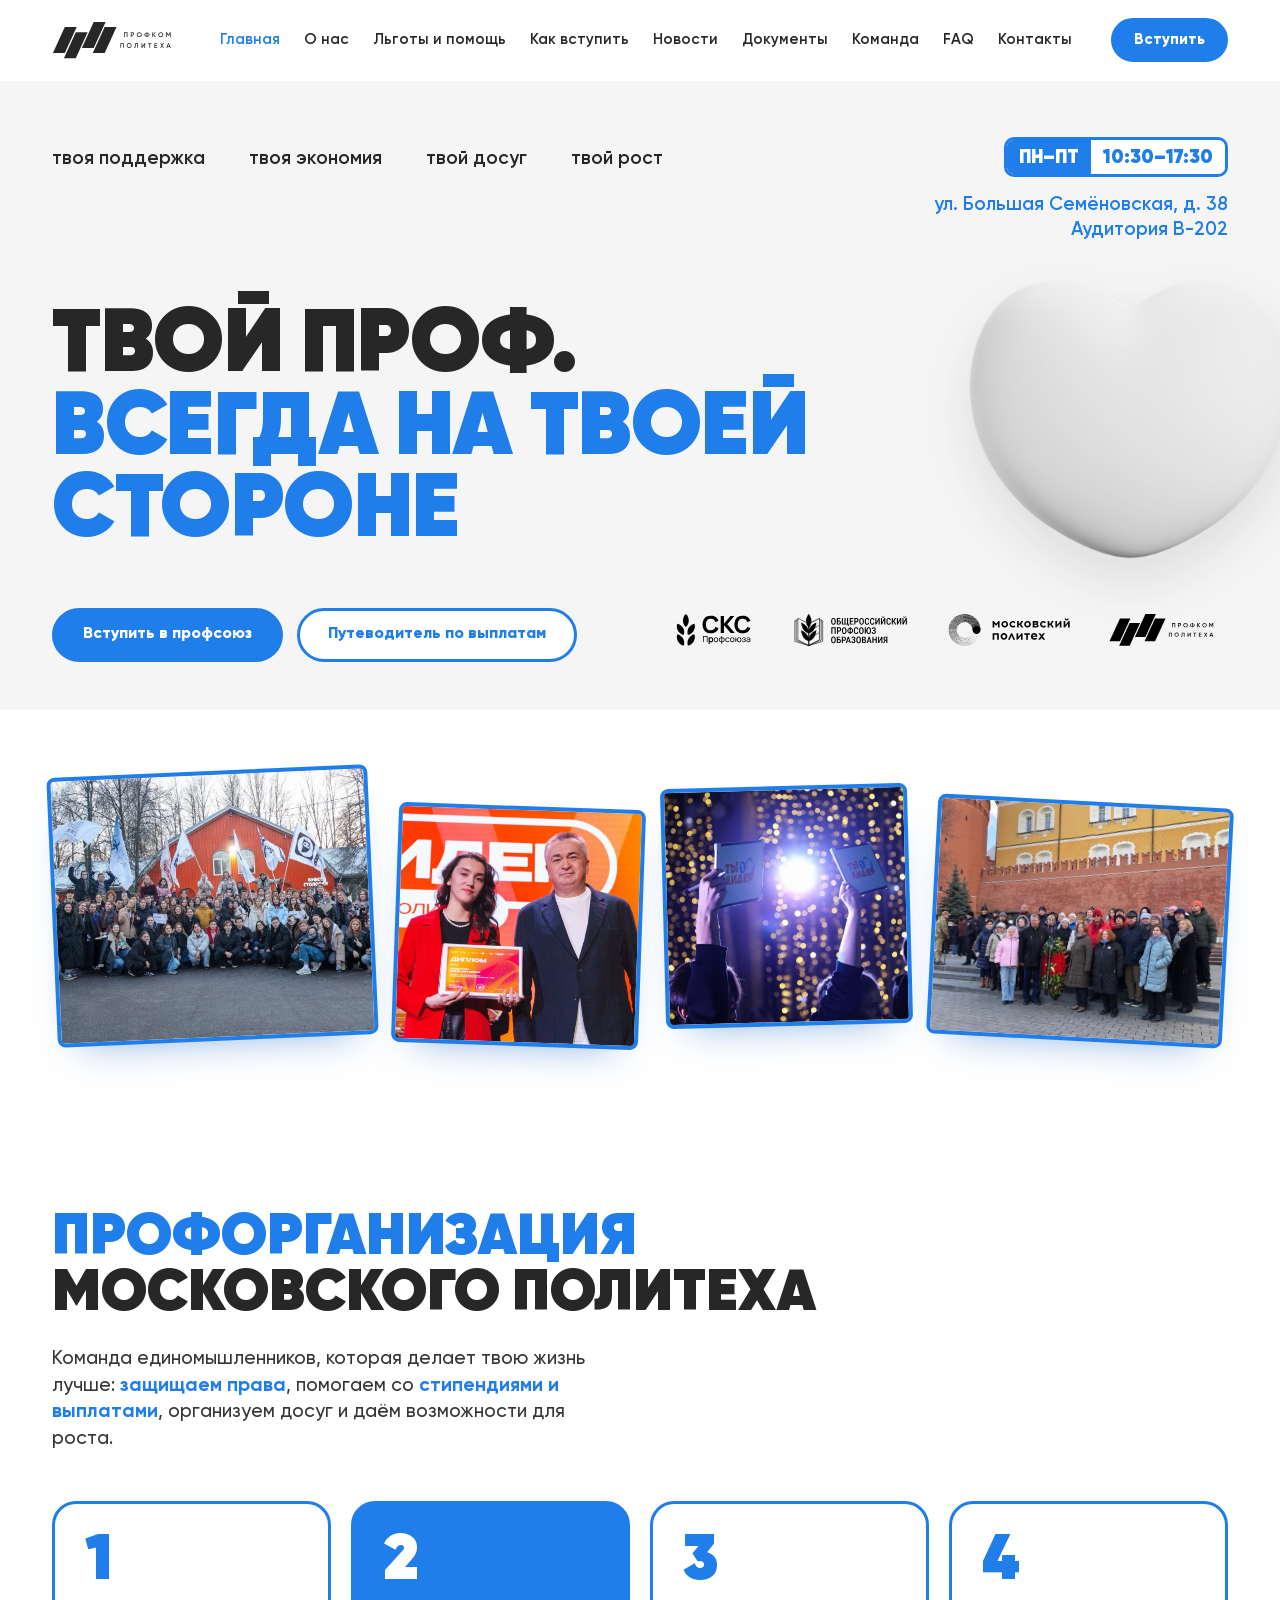
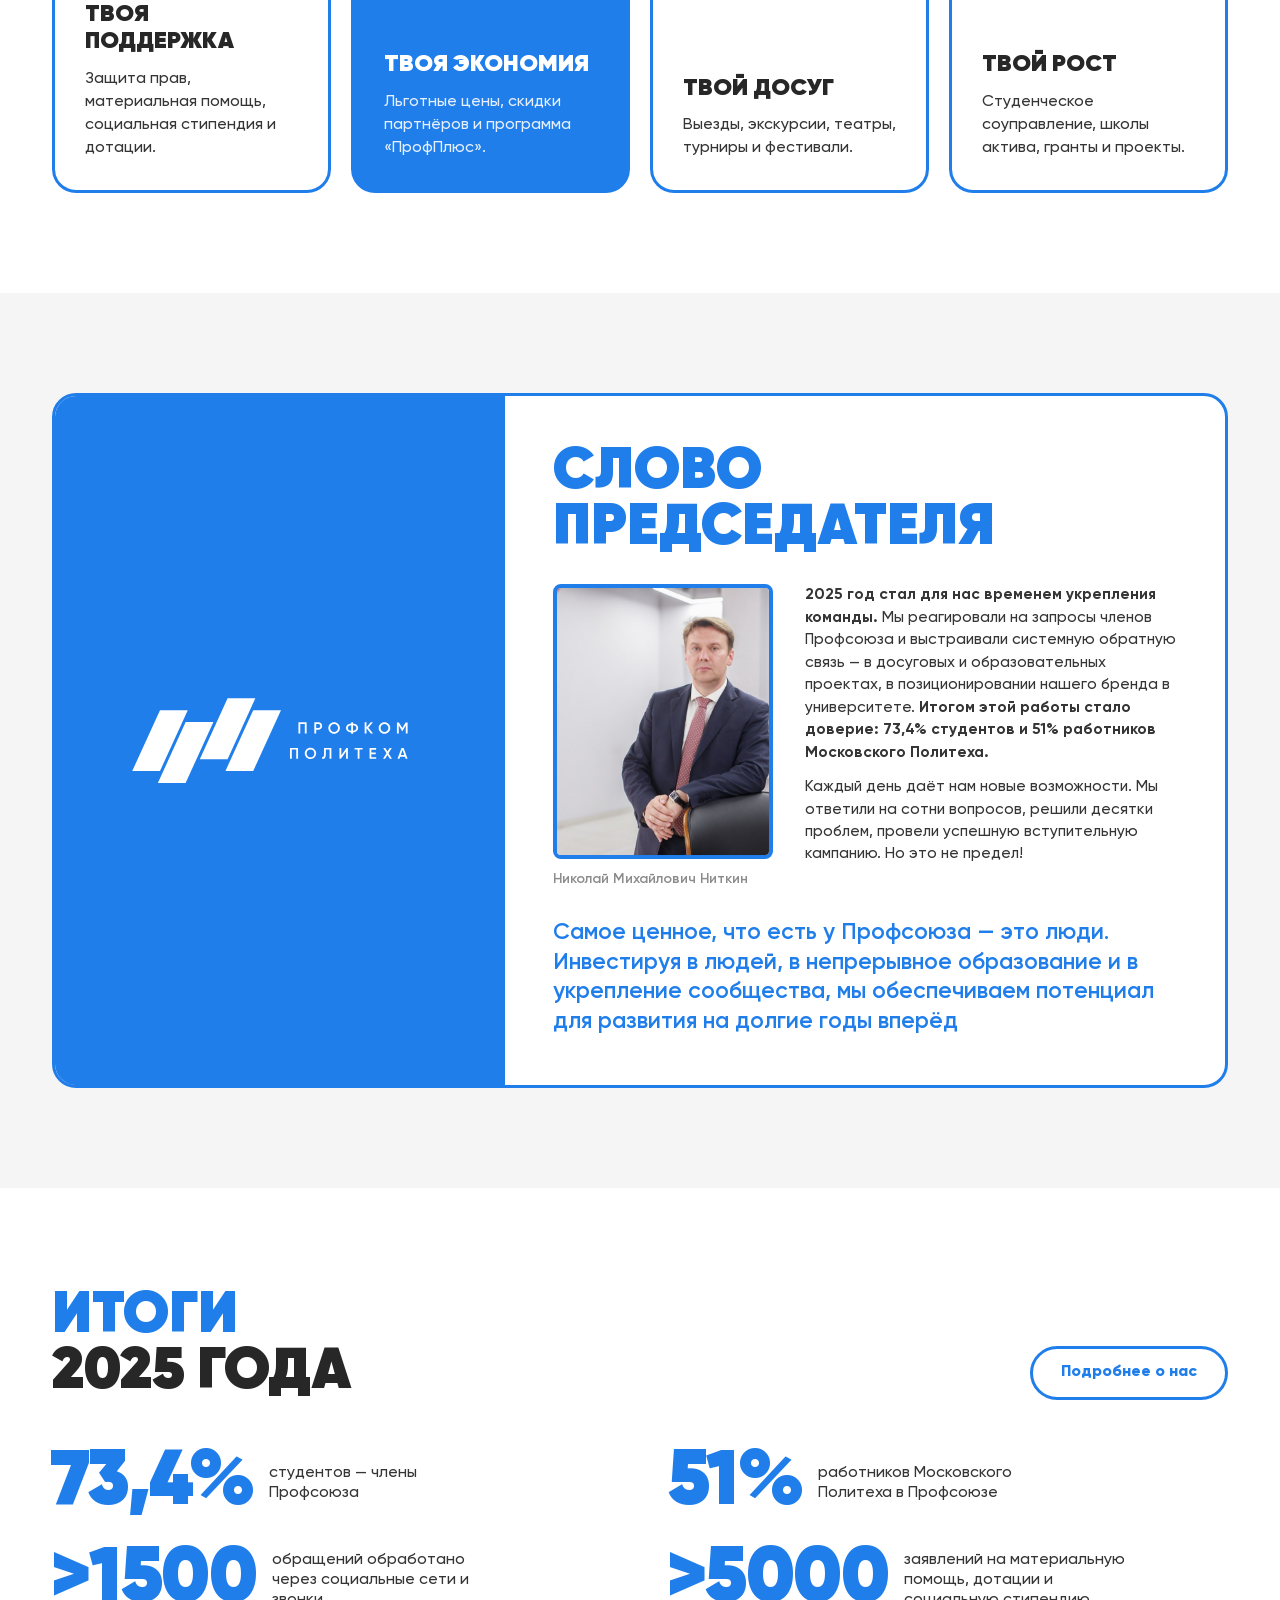
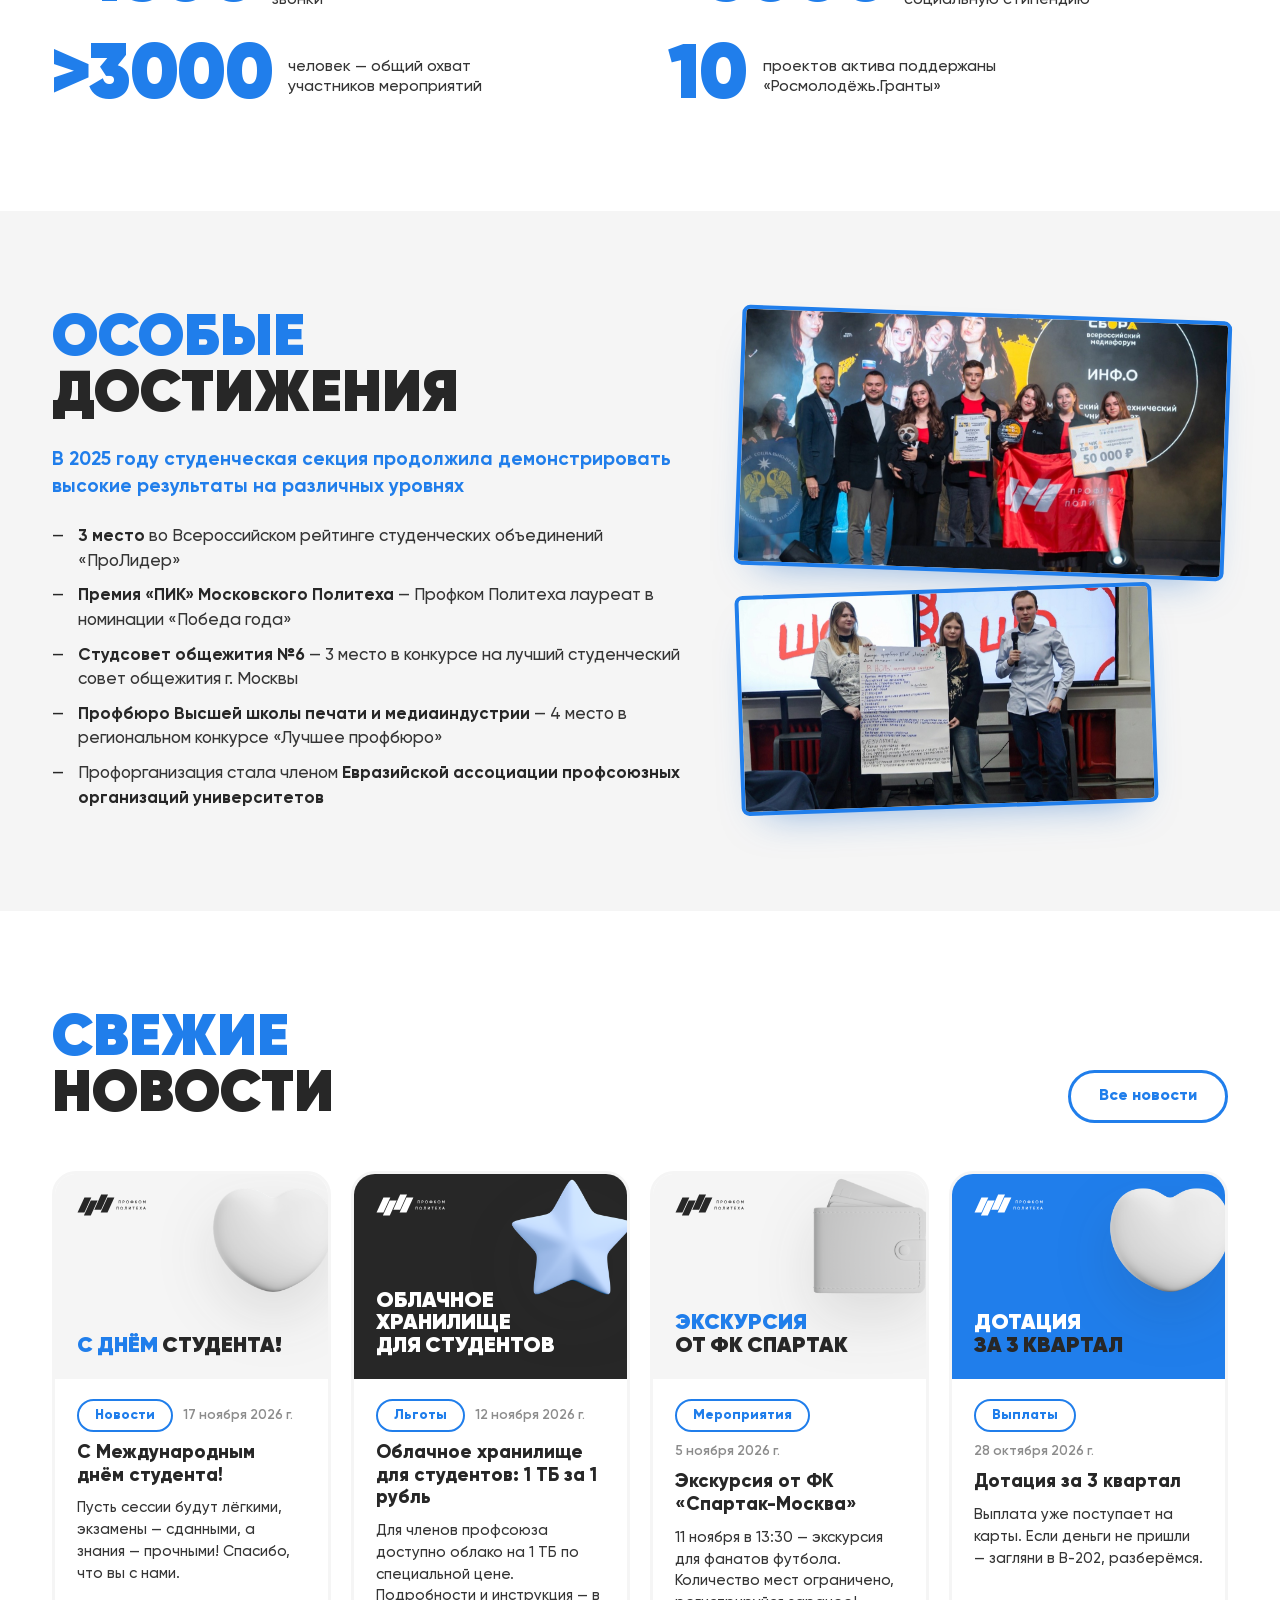
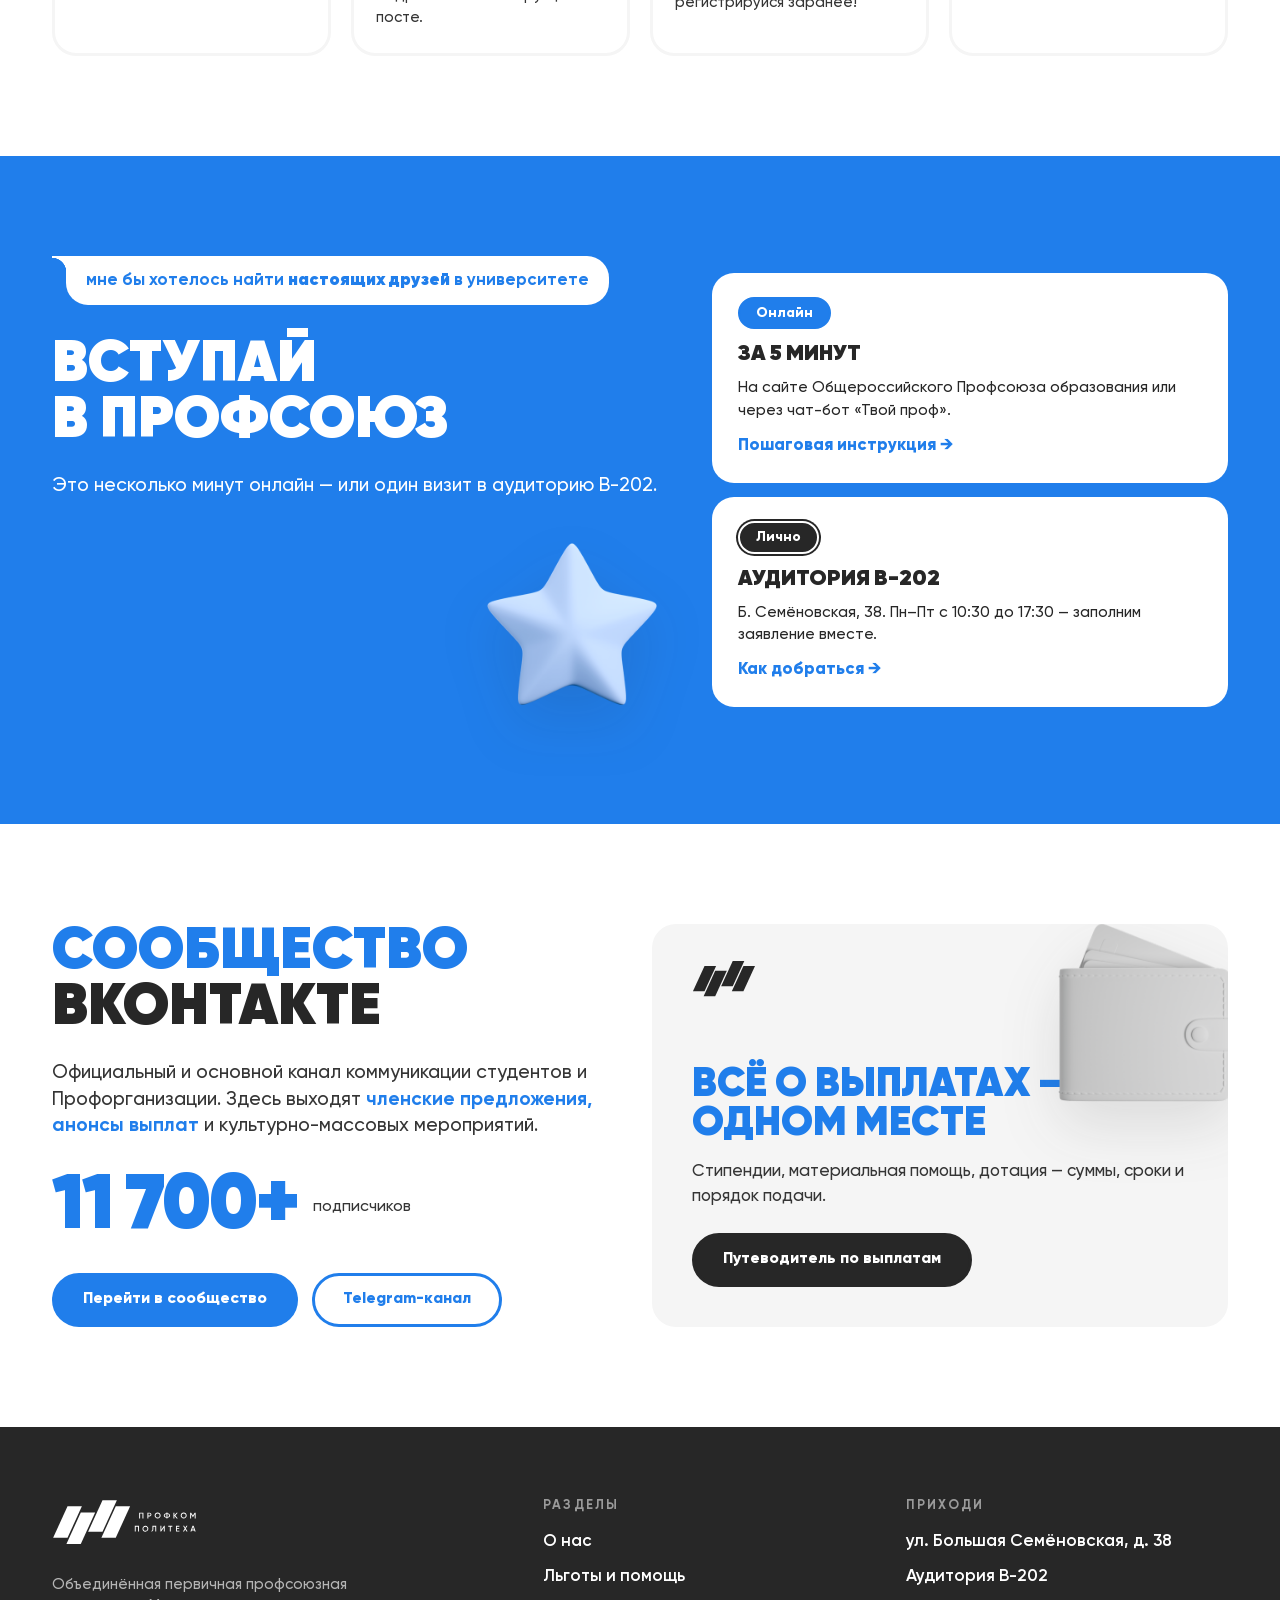
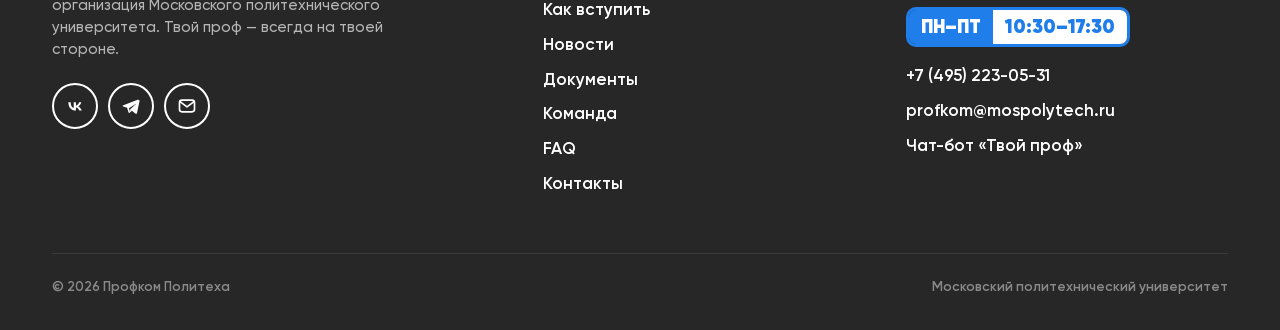
<file: profkom-site/index.html>
<!doctype html>
<html lang="ru">
<head>
  <meta charset="utf-8">
  <meta name="viewport" content="width=device-width, initial-scale=1">
  <title>Профком Политеха — всегда на твоей стороне</title>
  <meta name="description" content="Объединённая первичная профсоюзная организация Московского Политеха: защита прав, стипендии и выплаты, льготы, мероприятия.">
  <link rel="preconnect" href="https://fonts.googleapis.com">
  <link rel="preconnect" href="https://fonts.gstatic.com" crossorigin>
  <link href="https://fonts.googleapis.com/css2?family=Montserrat:wght@500;600;700;800;900&display=swap" rel="stylesheet">
  <link rel="stylesheet" href="css/style.css">
  <style>
    /* ---------- Первый экран (фрейм «шапка») ---------- */
    .hero { background: var(--panel); padding: 56px 0 48px; position: relative; overflow: hidden; }
    .hero-top { display: flex; justify-content: space-between; align-items: flex-start; gap: 24px 40px; flex-wrap: wrap; }
    .slogans { display: flex; gap: 12px 44px; flex-wrap: wrap; font-weight: 600; font-size: 19px; color: var(--ink); padding-top: 8px; }
    .slogans a { position: relative; }
    .slogans a::after { content: ""; position: absolute; left: 0; right: 100%; bottom: -5px; height: 3px; background: var(--blue); transition: right .2s; }
    .slogans a:hover::after { right: 0; }
    .where { text-align: right; }
    .where p { color: var(--blue); font-weight: 600; font-size: 19px; margin-top: 16px; line-height: 1.3; }
    .hero h1 { margin-top: 64px; max-width: 980px; position: relative; z-index: 1; }
    .hero-bottom { display: flex; justify-content: space-between; align-items: flex-end; gap: 32px; margin-top: 48px; flex-wrap: wrap; position: relative; z-index: 1; }
    .partners { width: min(560px, 100%); height: auto; }
    .hero .obj-heart { position: absolute; right: -40px; top: 140px; width: 380px; opacity: .95; }
    @media (max-width: 1100px) { .hero .obj-heart { width: 260px; right: -60px; top: 180px; opacity: .6; } }
    @media (max-width: 760px) {
      .where { text-align: left; }
      .slogans { font-size: 16px; gap: 10px 22px; }
      .hero h1 { margin-top: 40px; }
      .hero .obj-heart { width: 170px; top: auto; bottom: 120px; right: -40px; opacity: .5; }
    }

    /* ---------- Фото-полоса ---------- */
    .strip { display: grid; grid-template-columns: 1.3fr 1fr 1fr 1.2fr; gap: 22px; align-items: center; }
    .strip .photo { height: 240px; }
    .strip .photo:nth-child(1) { transform: rotate(-2.5deg); height: 270px; }
    .strip .photo:nth-child(2) { transform: rotate(2deg); margin-top: 40px; }
    .strip .photo:nth-child(3) { transform: rotate(-1.5deg); }
    .strip .photo:nth-child(4) { transform: rotate(3deg); margin-top: 30px; }
    @media (max-width: 900px) { .strip { grid-template-columns: 1fr 1fr; } .strip .photo { height: 190px !important; margin: 0 !important; } }

    /* ---------- Направления ---------- */
    .dir { display: flex; flex-direction: column; gap: 12px; min-height: 260px; }
    .dir .n { font-weight: 900; font-size: 64px; color: var(--blue); line-height: .85; }
    .dir .h3 { text-transform: uppercase; font-weight: 900; font-size: 24px; margin: auto 0 0; }
    .card.blue.dir .n { color: #fff; }

    /* ---------- Слово председателя ---------- */
    .chair { display: grid; grid-template-columns: 1fr 1.6fr; border-radius: var(--radius); overflow: hidden; background: #fff; border: 3px solid var(--blue); }
    .chair-side { background: var(--blue); color: #fff; display: grid; place-items: center; padding: 48px; position: relative; }
    .chair-side .logo svg { width: min(280px, 100%); height: auto; }
    .chair-main { padding: 48px; display: grid; grid-template-columns: 220px 1fr; gap: 28px 32px; align-items: start; }
    .chair-main .h2 { grid-column: 1 / -1; }
    .chair-photo { border: 4px solid var(--blue); border-radius: 8px; overflow: hidden; aspect-ratio: 4 / 5; }
    .chair-photo img { width: 100%; height: 100%; object-fit: cover; object-position: 30% 20%; }
    .chair-name { font-size: 14px; color: var(--muted); margin-top: 10px; font-weight: 600; }
    .chair-text p + p { margin-top: 12px; }
    .chair-text p { font-size: 15.5px; }
    .chair-quote { grid-column: 1 / -1; color: var(--blue); font-weight: 600; font-size: clamp(18px, 1.8vw, 23px); line-height: 1.3; }
    @media (max-width: 1000px) { .chair { grid-template-columns: 1fr; } .chair-side { padding: 32px; } .chair-side .logo svg { width: 200px; } }
    @media (max-width: 640px) { .chair-main { grid-template-columns: 1fr; padding: 28px 20px; } .chair-photo { max-width: 260px; } }

    /* ---------- Итоги года ---------- */
    .stats2 { display: grid; grid-template-columns: 1fr 1fr; gap: 28px 56px; }
    @media (max-width: 760px) { .stats2 { grid-template-columns: 1fr; } }

    /* ---------- Достижения ---------- */
    .ach-grid { display: grid; grid-template-columns: 1.3fr 1fr; gap: 48px; align-items: center; }
    .ach-list li b { color: var(--ink); }
    .ach-side { display: grid; gap: 16px; }
    @media (max-width: 900px) { .ach-grid { grid-template-columns: 1fr; } }

    /* ---------- Вступить ---------- */
    .join-wrap { display: grid; grid-template-columns: 1.2fr 1fr; gap: 40px; align-items: center; }
    .join-ways { display: grid; gap: 14px; }
    .join-way { background: #fff; color: var(--ink); border-radius: 22px; padding: 24px 26px; }
    .join-way b { display: block; font-weight: 900; text-transform: uppercase; font-size: 22px; margin: 10px 0 6px; }
    .join-way p { font-size: 15.5px; }
    .join-way a { display: inline-flex; margin-top: 12px; font-weight: 800; color: var(--blue); }
    .section.blue .bubble { background: #fff; color: var(--blue); }
    .section.blue .bubble b { color: var(--blue); }
    .section.blue .bubble::before { background: radial-gradient(circle at 0 100%, transparent 14px, #fff 14.5px); }
    .join-obj { width: 200px; margin: 24px 0 0 auto; }
    @media (max-width: 900px) { .join-wrap { grid-template-columns: 1fr; } .join-obj { display: none; } }

    /* ---------- ВКонтакте ---------- */
    .vk-grid { display: grid; grid-template-columns: 1fr 1fr; gap: 24px; align-items: stretch; }
    .vk-panel { background: var(--panel); border-radius: var(--radius); padding: 40px; position: relative; overflow: hidden; min-height: 340px; display: flex; flex-direction: column; justify-content: flex-end; }
    .vk-panel > .obj { position: absolute; right: -30px; top: -20px; width: 220px; }
    @media (max-width: 900px) { .vk-grid { grid-template-columns: 1fr; } }
  </style>
</head>
<body>
  <header id="site-header"></header>

  <main>
    <!-- ===== Первый экран ===== -->
    <section class="hero">
      <img class="obj obj-heart" src="img/3d/heart.png" alt="">
      <div class="container">
        <div class="hero-top">
          <nav class="slogans" aria-label="Направления">
            <a href="benefits.html#support">твоя поддержка</a>
            <a href="benefits.html#economy">твоя экономия</a>
            <a href="news.html">твой досуг</a>
            <a href="about.html#growth">твой рост</a>
          </nav>
          <div class="where">
            <span class="hours"><span>ПН–ПТ</span><span>10:30–17:30</span></span>
            <p>ул. Большая Семёновская, д. 38<br>Аудитория В-202</p>
          </div>
        </div>
        <h1 class="display">Твой проф.<br><span class="accent">Всегда на твоей стороне</span></h1>
        <div class="hero-bottom">
          <div class="row">
            <a href="join.html" class="btn">Вступить в профсоюз</a>
            <a href="benefits.html" class="btn ghost">Путеводитель по выплатам</a>
          </div>
          <img class="partners" src="img/partners.svg" alt="СКС Профсоюза, Общероссийский Профсоюз образования, Московский Политех, Профком Политеха">
        </div>
      </div>
    </section>

    <!-- ===== Фото ===== -->
    <section class="section tight" style="padding-top:56px">
      <div class="container">
        <div class="strip">
          <div class="photo reveal"><img src="img/photos/group-outdoor.jpg" alt="Студенты и актив Профкома на выезде" loading="lazy"></div>
          <div class="photo reveal"><img src="img/photos/award-leader.jpg" alt="Награждение на конкурсе «Лидер»" loading="lazy"></div>
          <div class="photo reveal"><img src="img/photos/concert.jpg" alt="Концерт" loading="lazy"></div>
          <div class="photo reveal"><img src="img/photos/group-kremlin.jpg" alt="Экскурсия по Москве" loading="lazy"></div>
        </div>
      </div>
    </section>

    <!-- ===== Направления ===== -->
    <section class="section">
      <div class="container">
        <div class="section-head">
          <h2 class="h2">Профорганизация<br><span class="dark">Московского Политеха</span></h2>
          <p class="lead">Команда единомышленников, которая делает твою жизнь лучше: <b>защищаем права</b>, помогаем со <b>стипендиями и выплатами</b>, организуем досуг и даём возможности для роста.</p>
        </div>
        <div class="grid c4">
          <a href="benefits.html#support" class="card dir hover reveal">
            <span class="n">1</span><div class="h3">Твоя поддержка</div>
            <p>Защита прав, материальная помощь, социальная стипендия и дотации.</p>
          </a>
          <a href="benefits.html#economy" class="card blue dir hover reveal">
            <span class="n">2</span><div class="h3">Твоя экономия</div>
            <p>Льготные цены, скидки партнёров и программа «ПрофПлюс».</p>
          </a>
          <a href="news.html" class="card dir hover reveal">
            <span class="n">3</span><div class="h3">Твой досуг</div>
            <p>Выезды, экскурсии, театры, турниры и фестивали.</p>
          </a>
          <a href="about.html#growth" class="card dir hover reveal">
            <span class="n">4</span><div class="h3">Твой рост</div>
            <p>Студенческое соуправление, школы актива, гранты и проекты.</p>
          </a>
        </div>
      </div>
    </section>

    <!-- ===== Слово председателя ===== -->
    <section class="section panel">
      <div class="container">
        <div class="chair reveal">
          <div class="chair-side"><span class="logo" style="color:#fff" data-full-logo></span></div>
          <div class="chair-main">
            <h2 class="h2">Слово председателя</h2>
            <div>
              <div class="chair-photo"><img src="img/photos/chairman.jpg" alt="Николай Михайлович Ниткин" loading="lazy"></div>
              <div class="chair-name">Николай Михайлович Ниткин</div>
            </div>
            <div class="chair-text">
              <p><b>2025 год стал для нас временем укрепления команды.</b> Мы реагировали на запросы членов Профсоюза и выстраивали системную обратную связь — в досуговых и образовательных проектах, в позиционировании нашего бренда в университете. <b>Итогом этой работы стало доверие: 73,4% студентов и 51% работников Московского Политеха.</b></p>
              <p>Каждый день даёт нам новые возможности. Мы ответили на сотни вопросов, решили десятки проблем, провели успешную вступительную кампанию. Но это не предел!</p>
            </div>
            <p class="chair-quote">Самое ценное, что есть у Профсоюза — это люди. Инвестируя в людей, в непрерывное образование и в укрепление сообщества, мы обеспечиваем потенциал для развития на долгие годы вперёд</p>
          </div>
        </div>
      </div>
    </section>

    <!-- ===== Итоги 2025 ===== -->
    <section class="section">
      <div class="container">
        <div class="section-head">
          <h2 class="h2">Итоги<br><span class="dark">2025 года</span></h2>
          <a href="about.html" class="btn ghost">Подробнее о нас</a>
        </div>
        <div class="stats2">
          <div class="stat-row reveal"><b>73,4%</b><span>студентов — члены Профсоюза</span></div>
          <div class="stat-row reveal"><b>51%</b><span>работников Московского Политеха в Профсоюзе</span></div>
          <div class="stat-row reveal"><b>&gt;1500</b><span>обращений обработано через социальные сети и звонки</span></div>
          <div class="stat-row reveal"><b>&gt;5000</b><span>заявлений на материальную помощь, дотации и социальную стипендию</span></div>
          <div class="stat-row reveal"><b>&gt;3000</b><span>человек — общий охват участников мероприятий</span></div>
          <div class="stat-row reveal"><b>10</b><span>проектов актива поддержаны «Росмолодёжь.Гранты»</span></div>
        </div>
      </div>
    </section>

    <!-- ===== Достижения ===== -->
    <section class="section panel">
      <div class="container ach-grid">
        <div class="reveal">
          <h2 class="h2">Особые<br><span class="dark">достижения</span></h2>
          <p class="lead mt-24"><b>В 2025 году студенческая секция продолжила демонстрировать высокие результаты на различных уровнях</b></p>
          <ul class="dash ach-list mt-24">
            <li><b>3 место</b> во Всероссийском рейтинге студенческих объединений «ПроЛидер»</li>
            <li><b>Премия «ПИК» Московского Политеха</b> — Профком Политеха лауреат в номинации «Победа года»</li>
            <li><b>Студсовет общежития №6</b> — 3 место в конкурсе на лучший студенческий совет общежития г. Москвы</li>
            <li><b>Профбюро Высшей школы печати и медиаиндустрии</b> — 4 место в региональном конкурсе «Лучшее профбюро»</li>
            <li>Профорганизация стала членом <b>Евразийской ассоциации профсоюзных организаций университетов</b></li>
          </ul>
        </div>
        <div class="ach-side reveal">
          <div class="photo" style="transform:rotate(2deg);height:260px"><img src="img/photos/awards-night.jpg" alt="Церемония награждения" loading="lazy"></div>
          <div class="photo" style="transform:rotate(-2deg);height:220px;width:85%"><img src="img/photos/award-banner.jpg" alt="Вручение диплома" loading="lazy"></div>
        </div>
      </div>
    </section>

    <!-- ===== Новости ===== -->
    <section class="section">
      <div class="container">
        <div class="section-head">
          <h2 class="h2">Свежие<br><span class="dark">новости</span></h2>
          <a href="news.html" class="btn ghost">Все новости</a>
        </div>
        <div class="grid c4" id="home-news" data-news="4"></div>
      </div>
    </section>

    <!-- ===== Вступить ===== -->
    <section class="section blue">
      <div class="container join-wrap">
        <div class="reveal">
          <span class="bubble">мне бы хотелось найти <b>настоящих друзей</b> в университете</span>
          <h2 class="h2 mt-32">Вступай<br>в профсоюз</h2>
          <p class="lead mt-24">Это несколько минут онлайн — или один визит в аудиторию В-202.</p>
          <div class="join-obj"><img class="obj" src="img/3d/star.png" alt=""></div>
        </div>
        <div class="join-ways reveal">
          <div class="join-way">
            <span class="pill blue">Онлайн</span>
            <b>За 5 минут</b>
            <p>На сайте Общероссийского Профсоюза образования или через чат-бот «Твой проф».</p>
            <a href="join.html">Пошаговая инструкция →</a>
          </div>
          <div class="join-way">
            <span class="pill dark">Лично</span>
            <b>Аудитория В-202</b>
            <p>Б. Семёновская, 38. Пн–Пт с 10:30 до 17:30 — заполним заявление вместе.</p>
            <a href="contacts.html">Как добраться →</a>
          </div>
        </div>
      </div>
    </section>

    <!-- ===== ВКонтакте ===== -->
    <section class="section">
      <div class="container vk-grid">
        <div class="reveal">
          <h2 class="h2">Сообщество<br><span class="dark">ВКонтакте</span></h2>
          <p class="lead mt-24">Официальный и основной канал коммуникации студентов и Профорганизации. Здесь выходят <b>членские предложения, анонсы выплат</b> и культурно-массовых мероприятий.</p>
          <div class="stat-row mt-32"><b>11 700+</b><span>подписчиков</span></div>
          <div class="row mt-32">
            <a href="#" data-site="vk" target="_blank" rel="noopener" class="btn">Перейти в сообщество</a>
            <a href="#" data-site="tg" target="_blank" rel="noopener" class="btn ghost">Telegram-канал</a>
          </div>
        </div>
        <div class="vk-panel reveal">
          <img class="obj" src="img/3d/wallet.png" alt="">
          <span data-logo style="display:block;width:64px;color:var(--ink);position:absolute;left:40px;top:36px"></span>
          <div class="h2" style="font-size:clamp(28px,3.2vw,44px)">Всё о выплатах — в одном месте</div>
          <p class="mt-16">Стипендии, материальная помощь, дотация — суммы, сроки и порядок подачи.</p>
          <a href="benefits.html" class="btn dark mt-24" style="align-self:flex-start">Путеводитель по выплатам</a>
        </div>
      </div>
    </section>
  </main>

  <footer id="site-footer"></footer>
  <script src="js/data.js"></script>
  <script src="js/main.js"></script>
  <script>document.querySelectorAll('[data-full-logo]').forEach(function (el) { el.innerHTML = window.LOGO(); });</script>
</body>
</html>
</file>
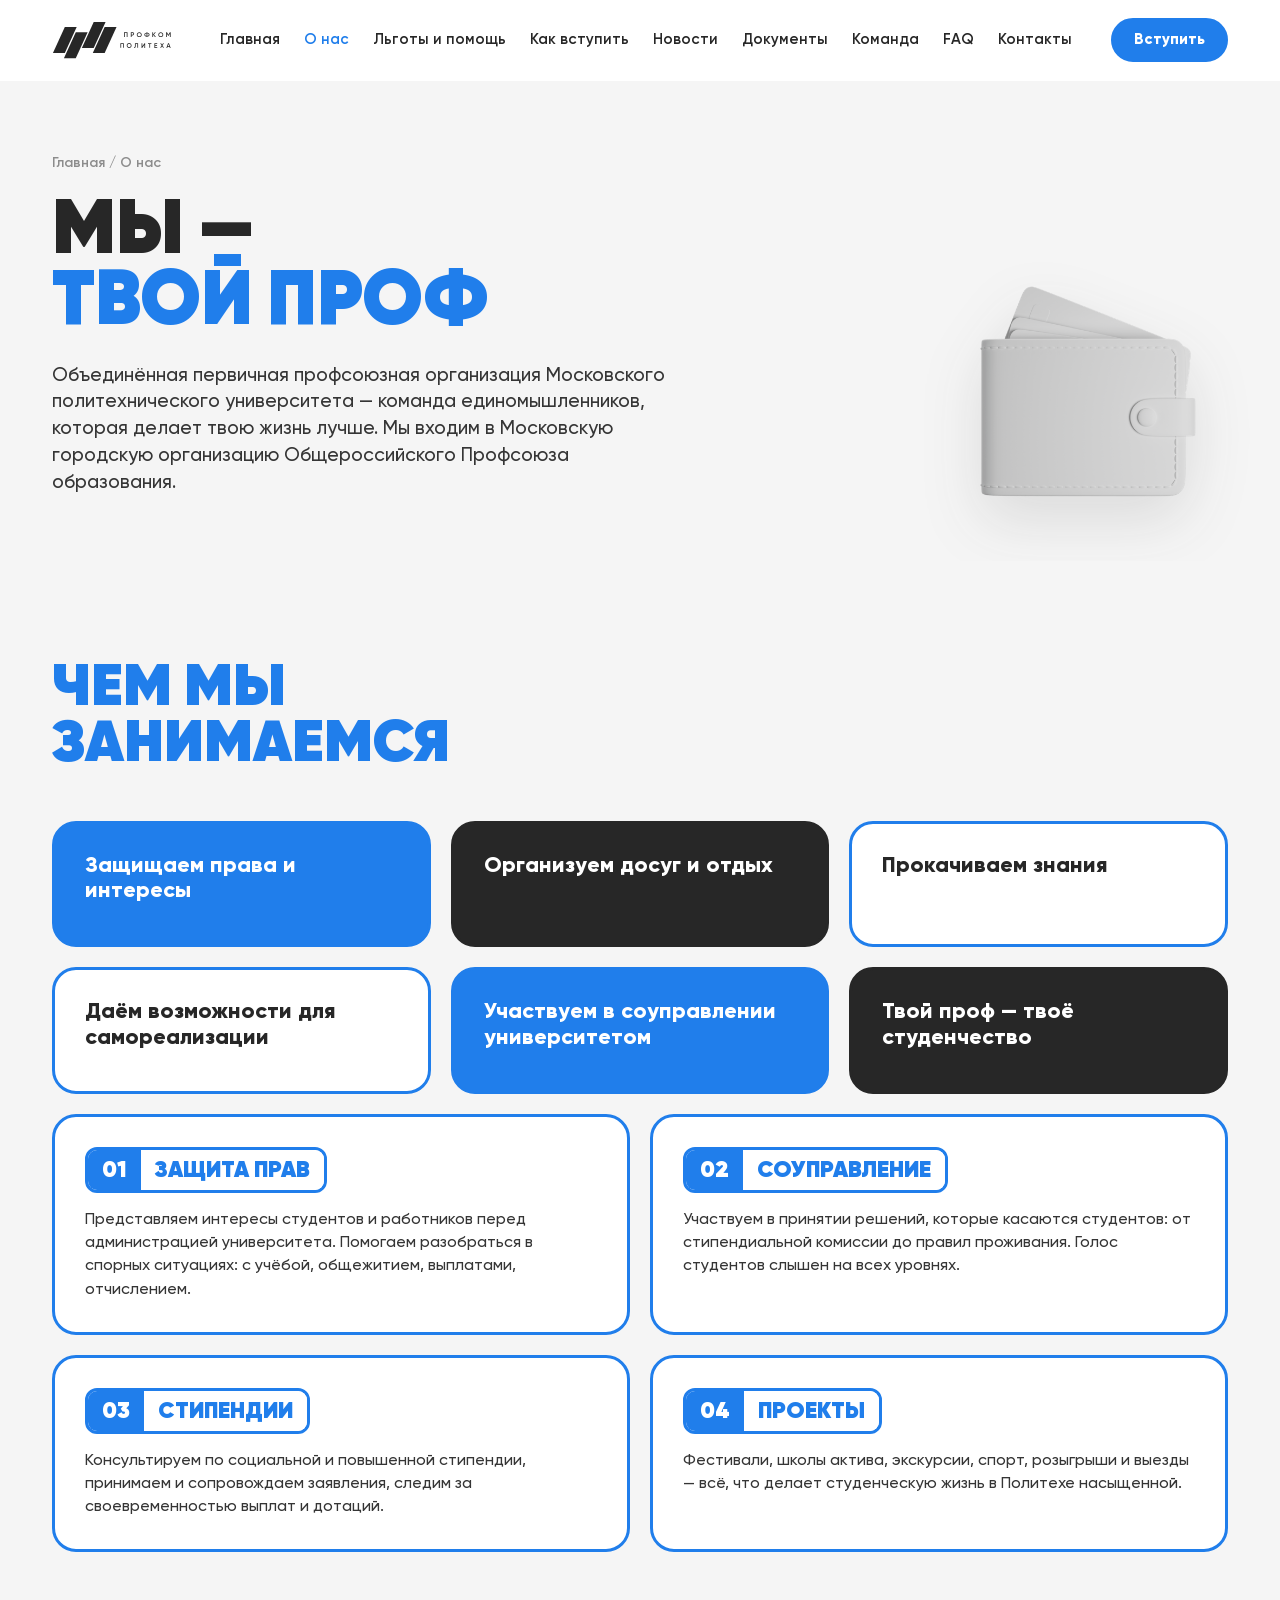
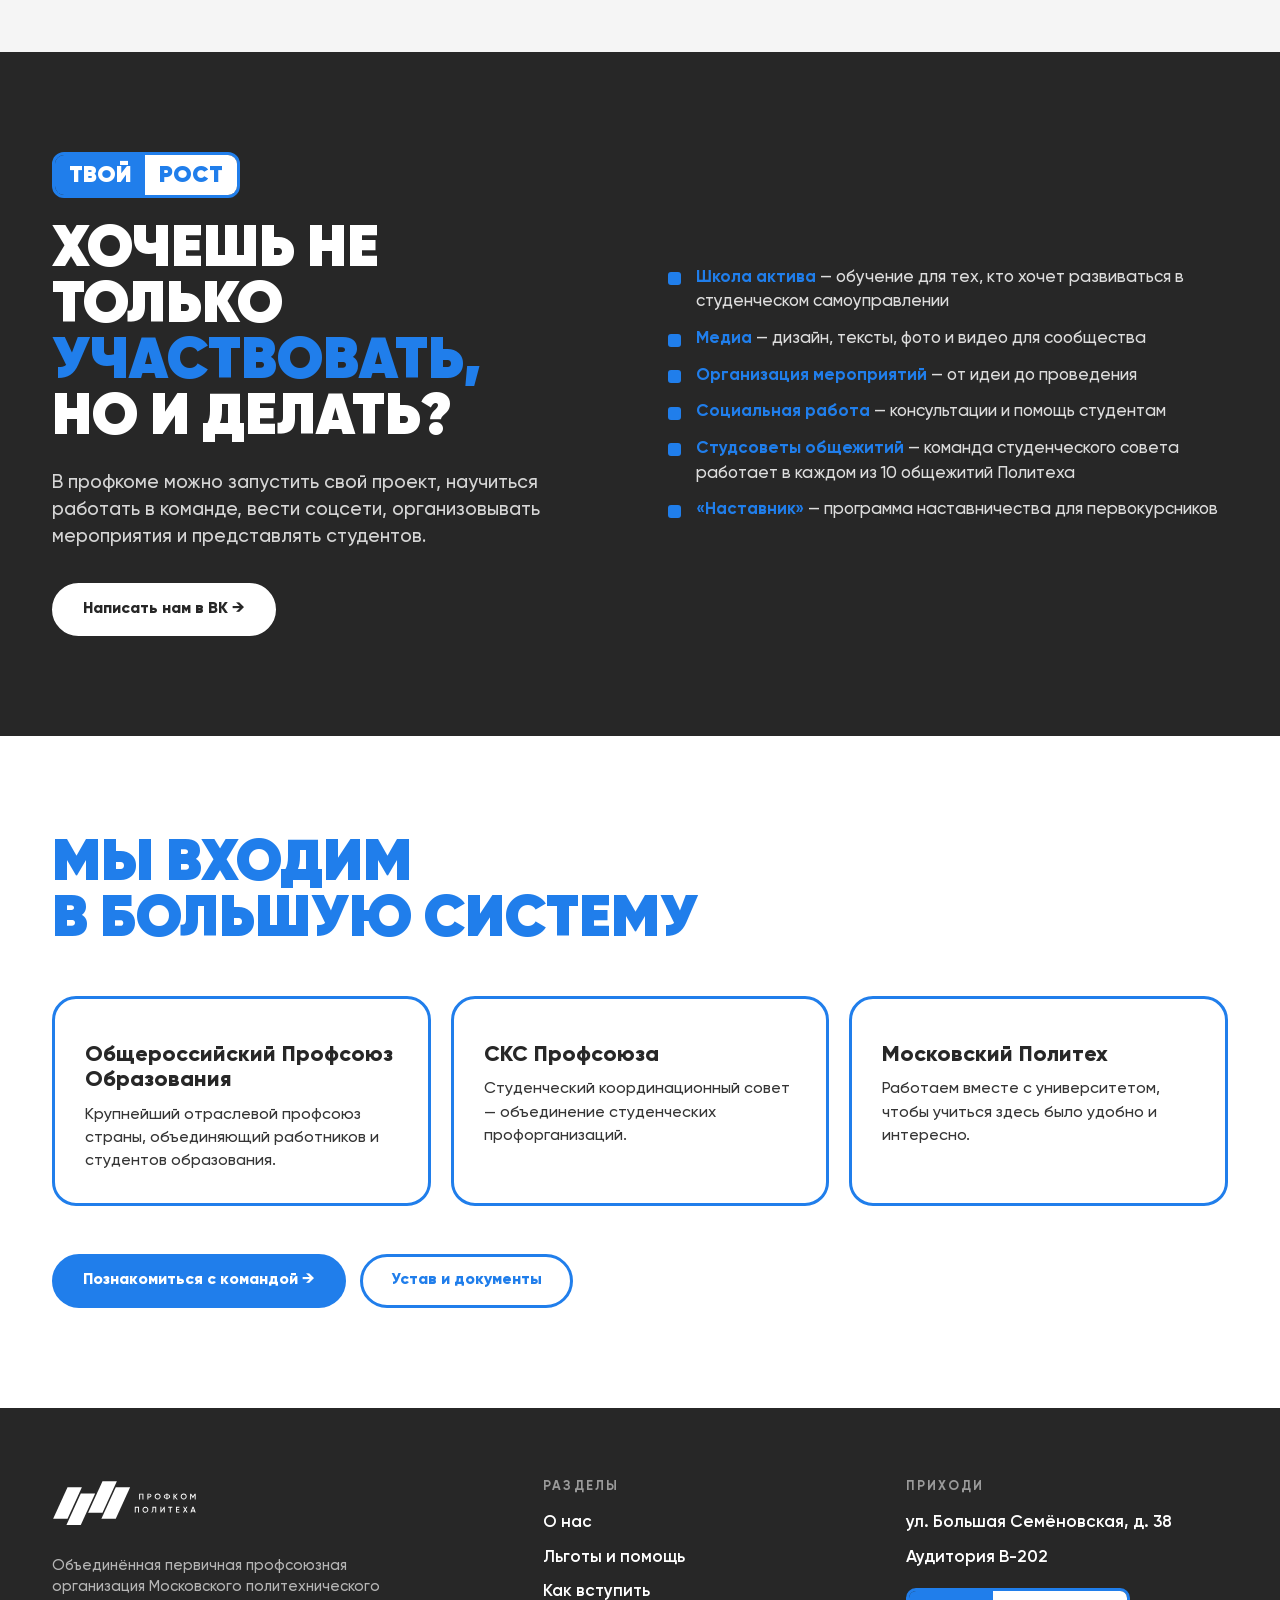
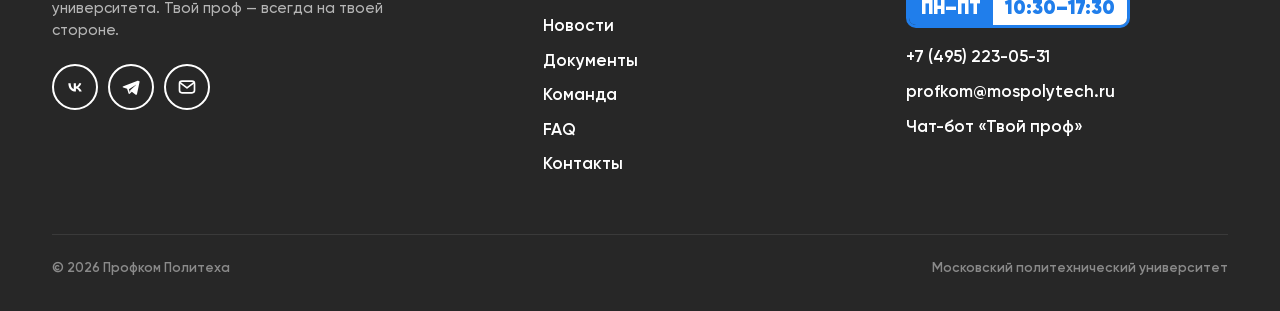
<file: profkom-site/about.html>
<!doctype html>
<html lang="ru">
<head>
  <meta charset="utf-8">
  <meta name="viewport" content="width=device-width, initial-scale=1">
  <title>О нас — Профком Политеха</title>
  <meta name="description" content="Кто мы и чем занимается профсоюзная организация Московского Политеха.">
  <link rel="preconnect" href="https://fonts.googleapis.com">
  <link rel="preconnect" href="https://fonts.gstatic.com" crossorigin>
  <link href="https://fonts.googleapis.com/css2?family=Montserrat:wght@500;600;700;800;900&display=swap" rel="stylesheet">
  <link rel="stylesheet" href="css/style.css">
</head>
<body>
  <header id="site-header"></header>

  <main>
    <section class="page-hero">
      <div class="container">
        <div class="crumbs"><a href="index.html">Главная</a> / О нас</div>
        <h1 class="display">Мы —<br><span class="accent">твой проф</span></h1>
        <p class="lead">Объединённая первичная профсоюзная организация Московского политехнического университета — команда единомышленников, которая делает твою жизнь лучше. Мы входим в Московскую городскую организацию Общероссийского Профсоюза образования.</p>
      </div>
      <div class="mascot" data-mascot="ok" data-theme="dark"></div>
    </section>

    <section class="section white">
      <div class="container">
        <div class="section-head">
          <h2 class="h2">Чем мы<br><span class="accent">занимаемся</span></h2>
        </div>
        <div class="grid c3" style="margin-bottom:20px">
          <div class="card blue reveal"><div class="h3" style="margin-top:0">Защищаем права и интересы</div></div>
          <div class="card dark reveal"><div class="h3" style="margin-top:0">Организуем досуг и отдых</div></div>
          <div class="card reveal"><div class="h3" style="margin-top:0">Прокачиваем знания</div></div>
          <div class="card reveal"><div class="h3" style="margin-top:0">Даём возможности для самореализации</div></div>
          <div class="card blue reveal"><div class="h3" style="margin-top:0">Участвуем в соуправлении университетом</div></div>
          <div class="card dark reveal"><div class="h3" style="margin-top:0">Твой проф — твоё студенчество</div></div>
        </div>
        <div class="grid c2">
          <div class="card reveal">
            <span class="tag"><span>01</span><span>Защита прав</span></span>
            <p class="mt-16">Представляем интересы студентов и работников перед администрацией университета. Помогаем разобраться в спорных ситуациях: с учёбой, общежитием, выплатами, отчислением.</p>
          </div>
          <div class="card reveal">
            <span class="tag"><span>02</span><span>Соуправление</span></span>
            <p class="mt-16">Участвуем в принятии решений, которые касаются студентов: от стипендиальной комиссии до правил проживания. Голос студентов слышен на всех уровнях.</p>
          </div>
          <div class="card reveal">
            <span class="tag"><span>03</span><span>Стипендии</span></span>
            <p class="mt-16">Консультируем по социальной и повышенной стипендии, принимаем и сопровождаем заявления, следим за своевременностью выплат и дотаций.</p>
          </div>
          <div class="card reveal">
            <span class="tag"><span>04</span><span>Проекты</span></span>
            <p class="mt-16">Фестивали, школы актива, экскурсии, спорт, розыгрыши и выезды — всё, что делает студенческую жизнь в Политехе насыщенной.</p>
          </div>
        </div>
      </div>
    </section>

    <section class="section dark" id="growth">
      <div class="container split">
        <div class="reveal">
          <span class="tag"><span>Твой</span><span>рост</span></span>
          <h2 class="h2 mt-24">Хочешь не только<br><span class="accent">участвовать,</span><br>но и делать?</h2>
          <p class="lead mt-24">В профкоме можно запустить свой проект, научиться работать в команде, вести соцсети, организовывать мероприятия и представлять студентов.</p>
          <a href="#" data-site="vk" target="_blank" rel="noopener" class="btn light mt-32">Написать нам в ВК →</a>
        </div>
        <ul class="squares reveal" style="color:#fff">
          <li style="color:#ddd"><b>Школа актива</b> — обучение для тех, кто хочет развиваться в студенческом самоуправлении</li>
          <li style="color:#ddd"><b>Медиа</b> — дизайн, тексты, фото и видео для сообщества</li>
          <li style="color:#ddd"><b>Организация мероприятий</b> — от идеи до проведения</li>
          <li style="color:#ddd"><b>Социальная работа</b> — консультации и помощь студентам</li>
          <li style="color:#ddd"><b>Студсоветы общежитий</b> — команда студенческого совета работает в каждом из 10 общежитий Политеха</li>
          <li style="color:#ddd"><b>«Наставник»</b> — программа наставничества для первокурсников</li>
        </ul>
      </div>
    </section>

    <section class="section">
      <div class="container">
        <div class="section-head">
          <h2 class="h2">Мы входим<br><span class="accent">в большую систему</span></h2>
        </div>
        <div class="grid c3">
          <div class="card reveal"><div class="h3">Общероссийский Профсоюз Образования</div><p>Крупнейший отраслевой профсоюз страны, объединяющий работников и студентов образования.</p></div>
          <div class="card reveal"><div class="h3">СКС Профсоюза</div><p>Студенческий координационный совет — объединение студенческих профорганизаций.</p></div>
          <div class="card reveal"><div class="h3">Московский Политех</div><p>Работаем вместе с университетом, чтобы учиться здесь было удобно и интересно.</p></div>
        </div>
        <div class="row mt-48">
          <a href="team.html" class="btn">Познакомиться с командой →</a>
          <a href="documents.html" class="btn ghost">Устав и документы</a>
        </div>
      </div>
    </section>
  </main>

  <footer id="site-footer"></footer>
  <script src="js/data.js"></script>
  <script src="js/main.js"></script>
</body>
</html>
</file>
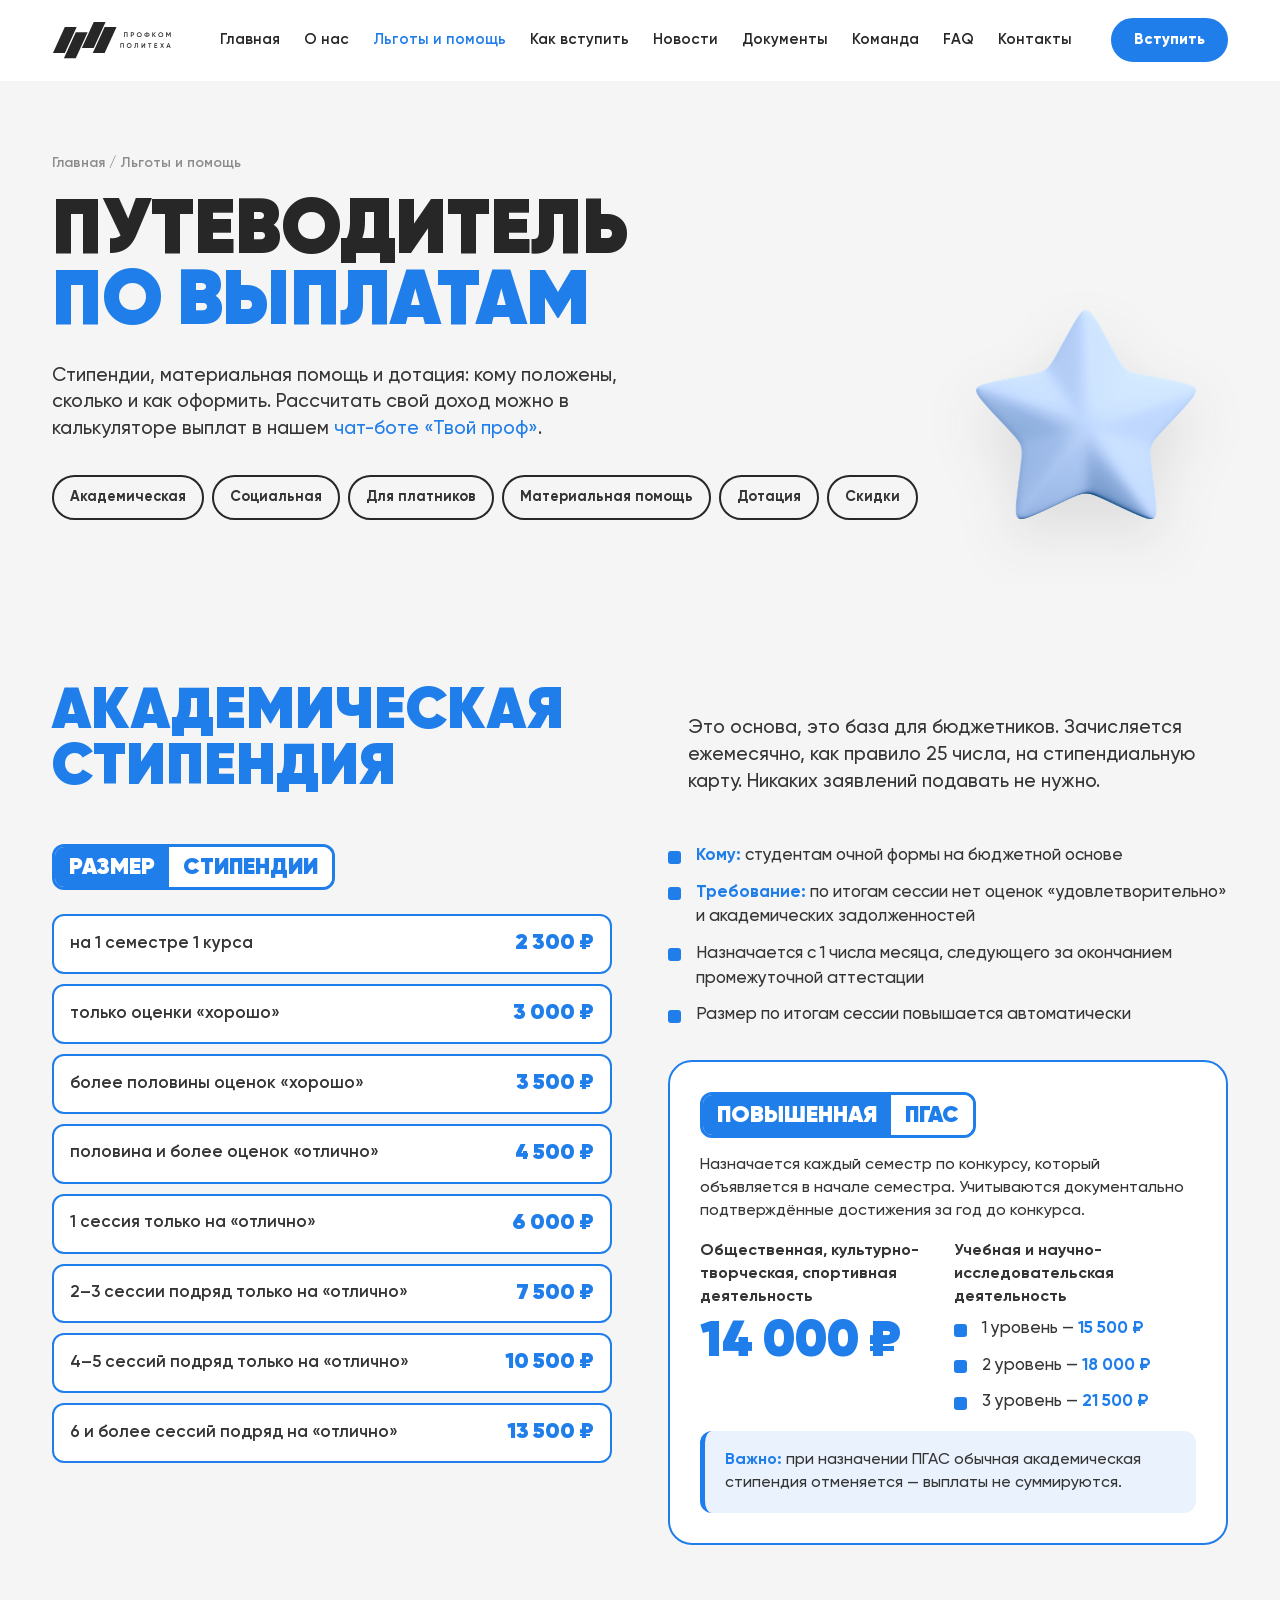
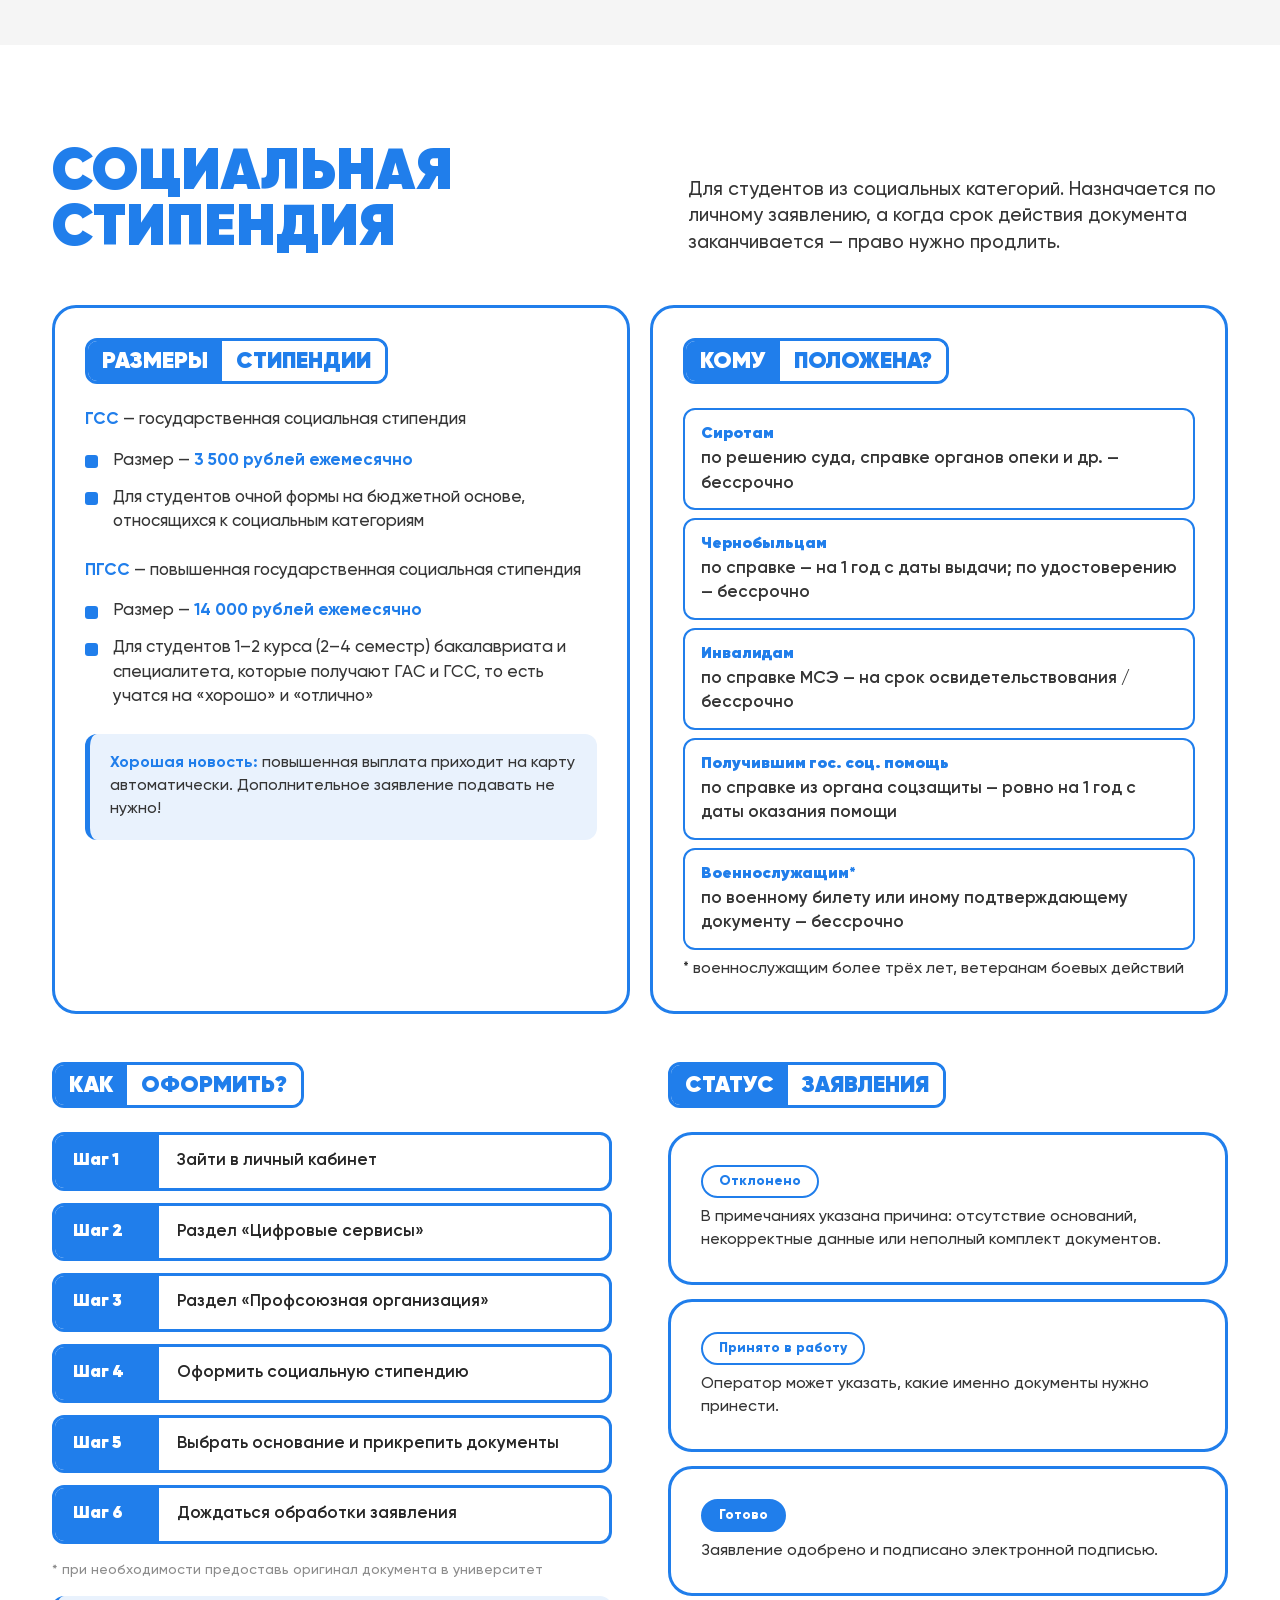
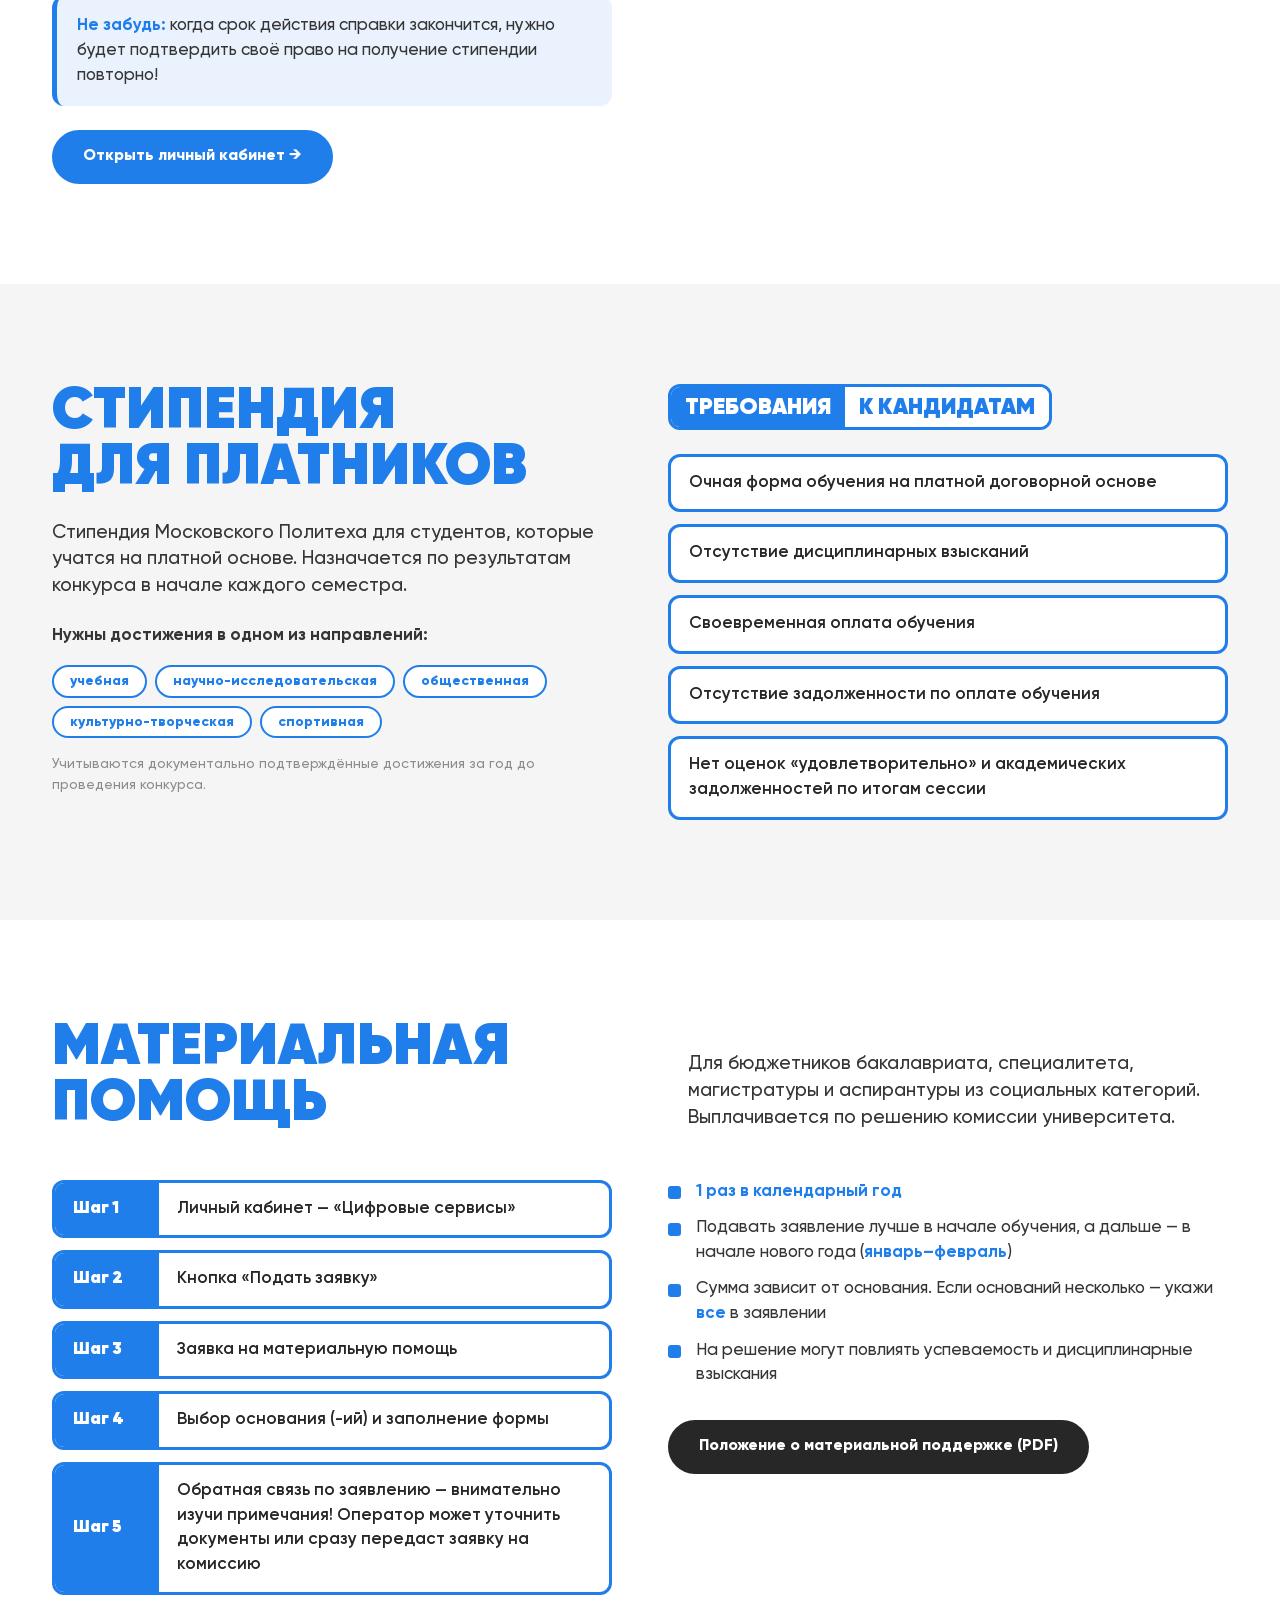
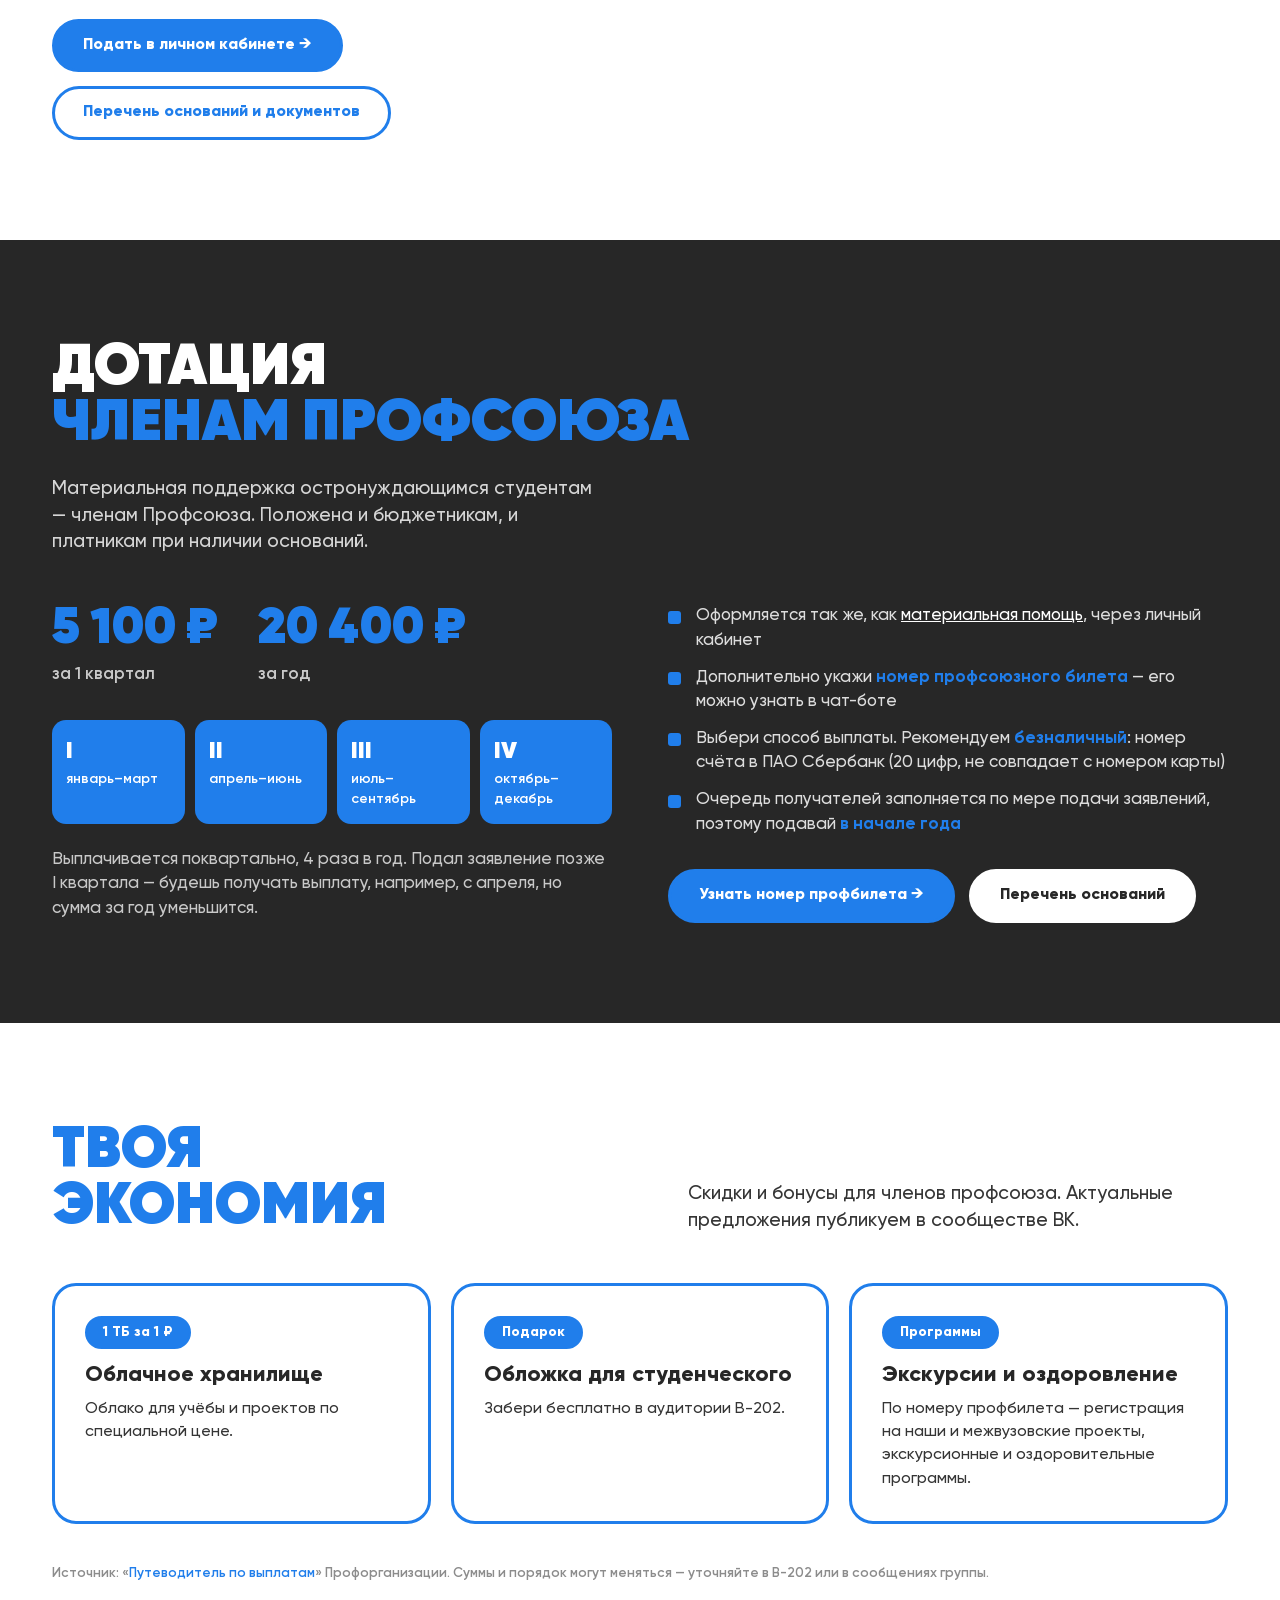
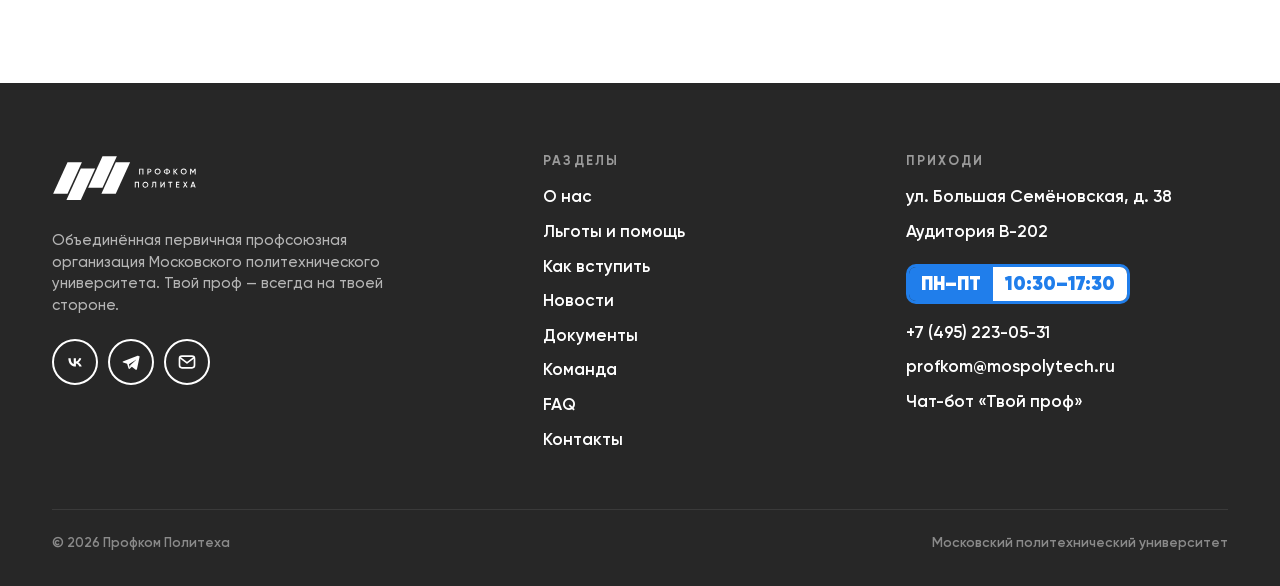
<file: profkom-site/benefits.html>
<!doctype html>
<html lang="ru">
<head>
  <meta charset="utf-8">
  <meta name="viewport" content="width=device-width, initial-scale=1">
  <title>Льготы и помощь — Профком Политеха</title>
  <meta name="description" content="Путеводитель по выплатам: академическая и социальная стипендии, стипендия для платников, материальная помощь и дотация членам профсоюза Московского Политеха.">
  <link rel="preconnect" href="https://fonts.googleapis.com">
  <link rel="preconnect" href="https://fonts.gstatic.com" crossorigin>
  <link href="https://fonts.googleapis.com/css2?family=Montserrat:wght@500;600;700;800;900&display=swap" rel="stylesheet">
  <link rel="stylesheet" href="css/style.css">
  <style>
    .subnav { display: flex; gap: 8px; flex-wrap: wrap; margin-top: 32px; }
    .subnav a { padding: 10px 16px; border-radius: 999px; border: 2px solid var(--ink); font-weight: 700; font-size: 14.5px; transition: all .15s; }
    .subnav a:hover { background: var(--ink); color: #fff; }
    .amounts { display: grid; gap: 10px; }
    .amounts div {
      display: flex; justify-content: space-between; align-items: center; gap: 16px;
      border: 2.5px solid var(--blue); border-radius: 12px; padding: 12px 16px; background: #fff; font-weight: 600;
    }
    .amounts b { color: var(--blue); font-weight: 900; font-size: 22px; white-space: nowrap; }
    .big-sum { font-weight: 900; font-size: clamp(36px, 4vw, 52px); color: var(--blue); line-height: 1; }
    .quarters { display: grid; grid-template-columns: repeat(4, 1fr); gap: 10px; }
    .quarters div { background: var(--blue); color: #fff; border-radius: 14px; padding: 14px; font-weight: 600; font-size: 14px; }
    .quarters div b { display: block; font-size: 24px; font-weight: 900; }
    @media (max-width: 560px) { .quarters { grid-template-columns: repeat(2, 1fr); } .amounts b { font-size: 18px; } }
    .src { font-size: 13.5px; color: var(--muted); font-weight: 600; margin-top: 40px; }
    .src a { color: var(--blue); }
  </style>
</head>
<body>
  <header id="site-header"></header>

  <main>
    <section class="page-hero">
      <div class="container">
        <div class="crumbs"><a href="index.html">Главная</a> / Льготы и помощь</div>
        <h1 class="display">Путеводитель<br><span class="accent">по выплатам</span></h1>
        <p class="lead">Стипендии, материальная помощь и дотация: кому положены, сколько и как оформить. Рассчитать свой доход можно в калькуляторе выплат в нашем <a class="accent" href="#" data-site="bot" target="_blank" rel="noopener">чат-боте «Твой проф»</a>.</p>
        <nav class="subnav" aria-label="Виды выплат">
          <a href="#gas">Академическая</a>
          <a href="#support">Социальная</a>
          <a href="#paid">Для платников</a>
          <a href="#matpom">Материальная помощь</a>
          <a href="#dotation">Дотация</a>
          <a href="#economy">Скидки</a>
        </nav>
      </div>
      <div class="mascot" data-mascot="wow" data-theme="dark"></div>
    </section>

    <!-- ===== ГАС ===== -->
    <section class="section white" id="gas">
      <div class="container">
        <div class="section-head">
          <h2 class="h2">Академическая<br><span class="accent">стипендия</span></h2>
          <p class="lead">Это основа, это база для бюджетников. Зачисляется ежемесячно, как правило 25 числа, на стипендиальную карту. Никаких заявлений подавать не нужно.</p>
        </div>
        <div class="split" style="align-items:start">
          <div class="reveal">
            <span class="tag"><span>Размер</span><span>стипендии</span></span>
            <div class="amounts mt-24">
              <div>на 1 семестре 1 курса <b>2 300 ₽</b></div>
              <div>только оценки «хорошо» <b>3 000 ₽</b></div>
              <div>более половины оценок «хорошо» <b>3 500 ₽</b></div>
              <div>половина и более оценок «отлично» <b>4 500 ₽</b></div>
              <div>1 сессия только на «отлично» <b>6 000 ₽</b></div>
              <div>2–3 сессии подряд только на «отлично» <b>7 500 ₽</b></div>
              <div>4–5 сессий подряд только на «отлично» <b>10 500 ₽</b></div>
              <div>6 и более сессий подряд на «отлично» <b>13 500 ₽</b></div>
            </div>
          </div>
          <div class="reveal">
            <ul class="squares">
              <li><b>Кому:</b> студентам очной формы на бюджетной основе</li>
              <li><b>Требование:</b> по итогам сессии нет оценок «удовлетворительно» и академических задолженностей</li>
              <li>Назначается с 1 числа месяца, следующего за окончанием промежуточной аттестации</li>
              <li>Размер по итогам сессии повышается автоматически</li>
            </ul>

            <div class="card mt-32" style="border:2.5px solid var(--blue)">
              <span class="tag"><span>Повышенная</span><span>ПГАС</span></span>
              <p class="mt-16">Назначается каждый семестр по конкурсу, который объявляется в начале семестра. Учитываются документально подтверждённые достижения за год до конкурса.</p>
              <div class="grid c2 mt-16" style="gap:12px">
                <div>
                  <p class="small" style="color:var(--ink-2);font-weight:700">Общественная, культурно-творческая, спортивная деятельность</p>
                  <div class="big-sum mt-8">14 000 ₽</div>
                </div>
                <div>
                  <p class="small" style="color:var(--ink-2);font-weight:700">Учебная и научно-исследовательская деятельность</p>
                  <ul class="squares mt-8">
                    <li>1 уровень — <b>15 500 ₽</b></li>
                    <li>2 уровень — <b>18 000 ₽</b></li>
                    <li>3 уровень — <b>21 500 ₽</b></li>
                  </ul>
                </div>
              </div>
              <p class="note mt-16"><b>Важно:</b> при назначении ПГАС обычная академическая стипендия отменяется — выплаты не суммируются.</p>
            </div>
          </div>
        </div>
      </div>
    </section>

    <!-- ===== ГСС ===== -->
    <section class="section" id="support">
      <div class="container">
        <div class="section-head">
          <h2 class="h2">Социальная<br><span class="accent">стипендия</span></h2>
          <p class="lead">Для студентов из социальных категорий. Назначается по личному заявлению, а когда срок действия документа заканчивается — право нужно продлить.</p>
        </div>

        <div class="grid c2">
          <div class="card reveal">
            <span class="tag"><span>Размеры</span><span>стипендии</span></span>
            <div class="mt-24"><b class="accent">ГСС</b> — государственная социальная стипендия</div>
            <ul class="squares mt-16">
              <li>Размер — <b>3 500 рублей ежемесячно</b></li>
              <li>Для студентов очной формы на бюджетной основе, относящихся к социальным категориям</li>
            </ul>
            <div class="mt-24"><b class="accent">ПГСС</b> — повышенная государственная социальная стипендия</div>
            <ul class="squares mt-16">
              <li>Размер — <b>14 000 рублей ежемесячно</b></li>
              <li>Для студентов 1–2 курса (2–4 семестр) бакалавриата и специалитета, которые получают ГАС и ГСС, то есть учатся на «хорошо» и «отлично»</li>
            </ul>
            <p class="note mt-24"><b>Хорошая новость:</b> повышенная выплата приходит на карту автоматически. Дополнительное заявление подавать не нужно!</p>
          </div>

          <div class="card reveal">
            <span class="tag"><span>Кому</span><span>положена?</span></span>
            <div class="amounts mt-24" style="gap:8px">
              <div style="display:block"><b style="font-size:16px">Сиротам</b><br>по решению суда, справке органов опеки и др. — бессрочно</div>
              <div style="display:block"><b style="font-size:16px">Чернобыльцам</b><br>по справке — на 1 год с даты выдачи; по удостоверению — бессрочно</div>
              <div style="display:block"><b style="font-size:16px">Инвалидам</b><br>по справке МСЭ — на срок освидетельствования / бессрочно</div>
              <div style="display:block"><b style="font-size:16px">Получившим гос. соц. помощь</b><br>по справке из органа соцзащиты — ровно на 1 год с даты оказания помощи</div>
              <div style="display:block"><b style="font-size:16px">Военнослужащим*</b><br>по военному билету или иному подтверждающему документу — бессрочно</div>
            </div>
            <p class="small mt-8">* военнослужащим более трёх лет, ветеранам боевых действий</p>
          </div>
        </div>

        <div class="split mt-48" style="align-items:start">
          <div class="reveal">
            <span class="tag"><span>Как</span><span>оформить?</span></span>
            <div class="steps mt-24">
              <div class="step"><span class="num">Шаг 1</span><span class="txt">Зайти в личный кабинет</span></div>
              <div class="step"><span class="num">Шаг 2</span><span class="txt">Раздел «Цифровые сервисы»</span></div>
              <div class="step"><span class="num">Шаг 3</span><span class="txt">Раздел «Профсоюзная организация»</span></div>
              <div class="step"><span class="num">Шаг 4</span><span class="txt">Оформить социальную стипендию</span></div>
              <div class="step"><span class="num">Шаг 5</span><span class="txt">Выбрать основание и прикрепить документы</span></div>
              <div class="step"><span class="num">Шаг 6</span><span class="txt">Дождаться обработки заявления</span></div>
            </div>
            <p class="small mt-16">* при необходимости предоставь оригинал документа в университет</p>
            <p class="note mt-16"><b>Не забудь:</b> когда срок действия справки закончится, нужно будет подтвердить своё право на получение стипендии повторно!</p>
            <a href="#" data-site="lk" target="_blank" rel="noopener" class="btn mt-24">Открыть личный кабинет →</a>
          </div>
          <div class="reveal">
            <span class="tag"><span>Статус</span><span>заявления</span></span>
            <div class="grid mt-24" style="gap:14px">
              <div class="card"><span class="pill">Отклонено</span><p class="mt-8">В примечаниях указана причина: отсутствие оснований, некорректные данные или неполный комплект документов.</p></div>
              <div class="card"><span class="pill">Принято в работу</span><p class="mt-8">Оператор может указать, какие именно документы нужно принести.</p></div>
              <div class="card"><span class="pill blue">Готово</span><p class="mt-8">Заявление одобрено и подписано электронной подписью.</p></div>
            </div>
          </div>
        </div>
      </div>
    </section>

    <!-- ===== Для платников ===== -->
    <section class="section white" id="paid">
      <div class="container split" style="align-items:start">
        <div class="reveal">
          <h2 class="h2">Стипендия<br><span class="accent">для платников</span></h2>
          <p class="lead mt-24">Стипендия Московского Политеха для студентов, которые учатся на платной основе. Назначается по результатам конкурса в начале каждого семестра.</p>
          <p class="mt-24" style="font-weight:700">Нужны достижения в одном из направлений:</p>
          <div class="row mt-16" style="gap:8px">
            <span class="pill">учебная</span><span class="pill">научно-исследовательская</span><span class="pill">общественная</span><span class="pill">культурно-творческая</span><span class="pill">спортивная</span>
          </div>
          <p class="small mt-16">Учитываются документально подтверждённые достижения за год до проведения конкурса.</p>
        </div>
        <div class="reveal">
          <span class="tag"><span>Требования</span><span>к кандидатам</span></span>
          <div class="steps mt-24">
            <div class="step"><span class="txt">Очная форма обучения на платной договорной основе</span></div>
            <div class="step"><span class="txt">Отсутствие дисциплинарных взысканий</span></div>
            <div class="step"><span class="txt">Своевременная оплата обучения</span></div>
            <div class="step"><span class="txt">Отсутствие задолженности по оплате обучения</span></div>
            <div class="step"><span class="txt">Нет оценок «удовлетворительно» и академических задолженностей по итогам сессии</span></div>
          </div>
        </div>
      </div>
    </section>

    <!-- ===== Материальная помощь ===== -->
    <section class="section" id="matpom">
      <div class="container">
        <div class="section-head">
          <h2 class="h2">Материальная<br><span class="accent">помощь</span></h2>
          <p class="lead">Для бюджетников бакалавриата, специалитета, магистратуры и аспирантуры из социальных категорий. Выплачивается по решению комиссии университета.</p>
        </div>
        <div class="split" style="align-items:start">
          <div class="reveal">
            <div class="steps">
              <div class="step"><span class="num">Шаг 1</span><span class="txt">Личный кабинет — «Цифровые сервисы»</span></div>
              <div class="step"><span class="num">Шаг 2</span><span class="txt">Кнопка «Подать заявку»</span></div>
              <div class="step"><span class="num">Шаг 3</span><span class="txt">Заявка на материальную помощь</span></div>
              <div class="step"><span class="num">Шаг 4</span><span class="txt">Выбор основания (-ий) и заполнение формы</span></div>
              <div class="step"><span class="num">Шаг 5</span><span class="txt">Обратная связь по заявлению — внимательно изучи примечания! Оператор может уточнить документы или сразу передаст заявку на комиссию</span></div>
            </div>
            <div class="row mt-24">
              <a href="#" data-site="lk" target="_blank" rel="noopener" class="btn">Подать в личном кабинете →</a>
              <a href="#" data-doc="matpomList" target="_blank" rel="noopener" class="btn ghost">Перечень оснований и документов</a>
            </div>
          </div>
          <div class="reveal">
            <ul class="squares">
              <li><b>1 раз в календарный год</b></li>
              <li>Подавать заявление лучше в начале обучения, а дальше — в начале нового года (<b>январь–февраль</b>)</li>
              <li>Сумма зависит от основания. Если оснований несколько — укажи <b>все</b> в заявлении</li>
              <li>На решение могут повлиять успеваемость и дисциплинарные взыскания</li>
            </ul>
            <a href="#" data-doc="matpomPolicy" target="_blank" rel="noopener" class="btn dark mt-32">Положение о материальной поддержке (PDF)</a>
          </div>
        </div>
      </div>
    </section>

    <!-- ===== Дотация ===== -->
    <section class="section dark" id="dotation">
      <div class="container">
        <div class="section-head">
          <h2 class="h2">Дотация<br><span class="accent">членам профсоюза</span></h2>
          <p class="lead">Материальная поддержка остронуждающимся студентам — членам Профсоюза. Положена и бюджетникам, и платникам при наличии оснований.</p>
        </div>
        <div class="split" style="align-items:start">
          <div class="reveal">
            <div class="row" style="gap:40px;align-items:flex-end">
              <div><div class="big-sum">5 100 ₽</div><p class="mt-8" style="color:#c9c9c9;font-weight:600">за 1 квартал</p></div>
              <div><div class="big-sum">20 400 ₽</div><p class="mt-8" style="color:#c9c9c9;font-weight:600">за год</p></div>
            </div>
            <div class="quarters mt-32">
              <div><b>I</b>январь–март</div>
              <div><b>II</b>апрель–июнь</div>
              <div><b>III</b>июль–сентябрь</div>
              <div><b>IV</b>октябрь–декабрь</div>
            </div>
            <p class="mt-24" style="color:#c9c9c9">Выплачивается поквартально, 4 раза в год. Подал заявление позже I квартала — будешь получать выплату, например, с апреля, но сумма за год уменьшится.</p>
          </div>
          <div class="reveal">
            <ul class="squares">
              <li style="color:#ddd">Оформляется так же, как <a href="#matpom" style="color:#fff;text-decoration:underline">материальная помощь</a>, через личный кабинет</li>
              <li style="color:#ddd">Дополнительно укажи <b>номер профсоюзного билета</b> — его можно узнать в чат-боте</li>
              <li style="color:#ddd">Выбери способ выплаты. Рекомендуем <b>безналичный</b>: номер счёта в ПАО Сбербанк (20 цифр, не совпадает с номером карты)</li>
              <li style="color:#ddd">Очередь получателей заполняется по мере подачи заявлений, поэтому подавай <b>в начале года</b></li>
            </ul>
            <div class="row mt-32">
              <a href="#" data-site="bot" target="_blank" rel="noopener" class="btn">Узнать номер профбилета →</a>
              <a href="#" data-doc="dotationList" target="_blank" rel="noopener" class="btn light">Перечень оснований</a>
            </div>
          </div>
        </div>
      </div>
    </section>

    <!-- ===== Скидки ===== -->
    <section class="section" id="economy">
      <div class="container">
        <div class="section-head">
          <h2 class="h2">Твоя<br><span class="accent">экономия</span></h2>
          <p class="lead">Скидки и бонусы для членов профсоюза. Актуальные предложения публикуем в сообществе ВК.</p>
        </div>
        <div class="grid c3">
          <div class="card reveal"><span class="pill blue">1 ТБ за 1 ₽</span><div class="h3">Облачное хранилище</div><p>Облако для учёбы и проектов по специальной цене.</p></div>
          <div class="card reveal"><span class="pill blue">Подарок</span><div class="h3">Обложка для студенческого</div><p>Забери бесплатно в аудитории В-202.</p></div>
          <div class="card reveal"><span class="pill blue">Программы</span><div class="h3">Экскурсии и оздоровление</div><p>По номеру профбилета — регистрация на наши и межвузовские проекты, экскурсионные и оздоровительные программы.</p></div>
        </div>
        <p class="src">Источник: «<a href="https://vk.ru/@profkommospolytech-putevoditel-po-vyplatam" target="_blank" rel="noopener">Путеводитель по выплатам</a>» Профорганизации. Суммы и порядок могут меняться — уточняйте в В-202 или в сообщениях группы.</p>
      </div>
    </section>
  </main>

  <footer id="site-footer"></footer>
  <script src="js/data.js"></script>
  <script src="js/main.js"></script>
</body>
</html>
</file>
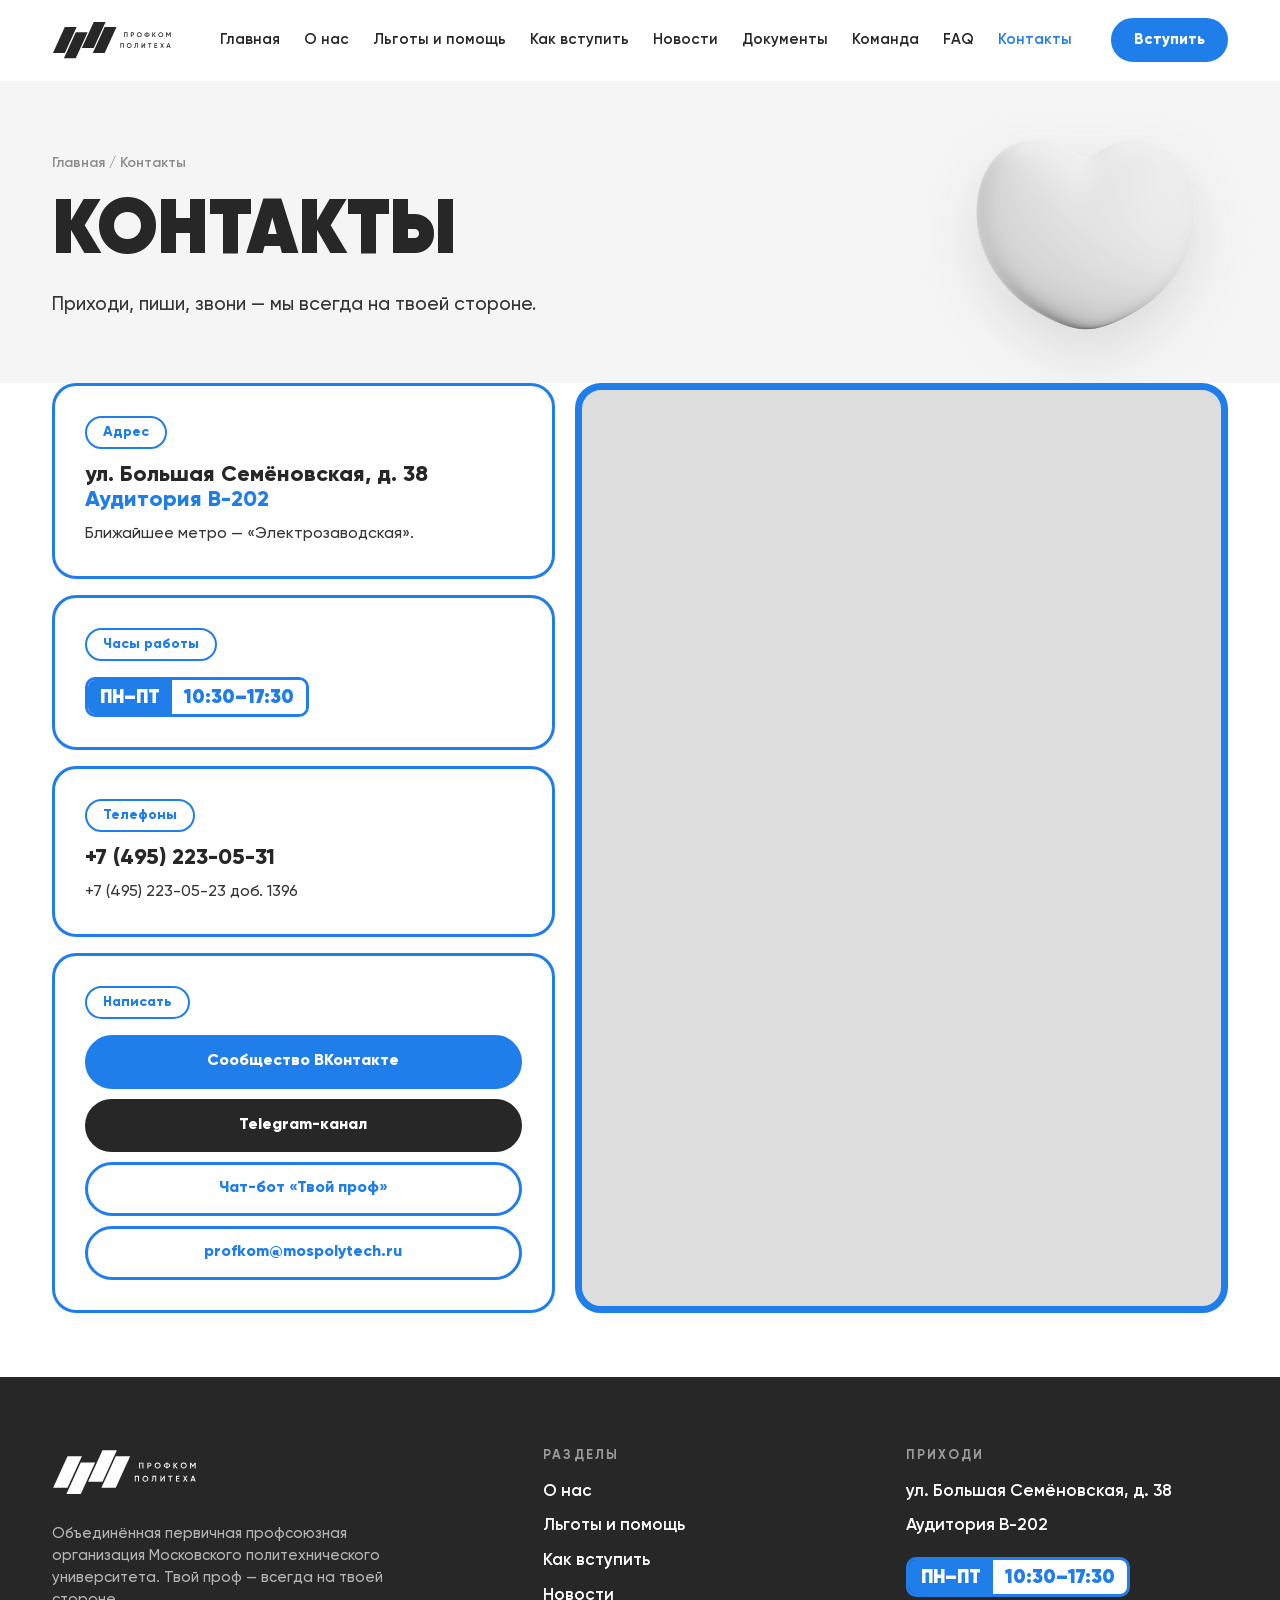
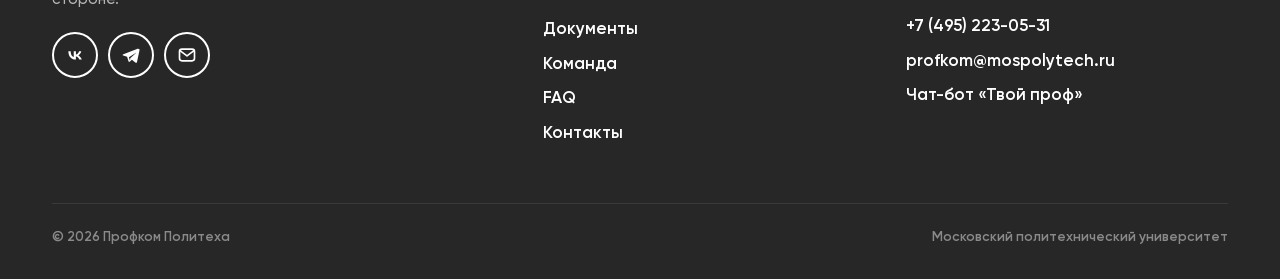
<file: profkom-site/contacts.html>
<!doctype html>
<html lang="ru">
<head>
  <meta charset="utf-8">
  <meta name="viewport" content="width=device-width, initial-scale=1">
  <title>Контакты — Профком Политеха</title>
  <meta name="description" content="Адрес, часы работы и контакты профсоюзной организации Московского Политеха.">
  <link rel="preconnect" href="https://fonts.googleapis.com">
  <link rel="preconnect" href="https://fonts.gstatic.com" crossorigin>
  <link href="https://fonts.googleapis.com/css2?family=Montserrat:wght@500;600;700;800;900&display=swap" rel="stylesheet">
  <link rel="stylesheet" href="css/style.css">
  <style>
    .contacts-grid { display: grid; grid-template-columns: 1fr 1.3fr; gap: 20px; }
    .map { border: 7px solid var(--blue); border-radius: 26px; overflow: hidden; min-height: 460px; background: #ddd; }
    .map iframe { width: 100%; height: 100%; min-height: 460px; border: 0; display: block; }
    @media (max-width: 900px) { .contacts-grid { grid-template-columns: 1fr; } .map, .map iframe { min-height: 340px; } }
  </style>
</head>
<body>
  <header id="site-header"></header>

  <main>
    <section class="page-hero">
      <div class="container">
        <div class="crumbs"><a href="index.html">Главная</a> / Контакты</div>
        <h1 class="display">Конт&shy;акты</h1>
        <p class="lead">Приходи, пиши, звони — мы всегда на твоей стороне.</p>
      </div>
      <div class="mascot" data-mascot="wave" data-theme="dark"></div>
    </section>

    <section class="section tight" style="padding-top:0">
      <div class="container">
        <div class="contacts-grid">
          <div class="grid" style="gap:16px">
            <div class="card reveal">
              <span class="pill">Адрес</span>
              <div class="h3">ул. Большая Семёновская, д. 38<br><span class="accent">Аудитория В-202</span></div>
              <p>Ближайшее метро — «Электрозаводская».</p>
            </div>
            <div class="card reveal">
              <span class="pill">Часы работы</span>
              <div class="mt-16"><span class="hours"><span>ПН–ПТ</span><span>10:30–17:30</span></span></div>
            </div>
            <div class="card reveal">
              <span class="pill">Телефоны</span>
              <div class="h3"><a href="#" data-site="phone"></a></div>
              <p><a href="#" data-site="phone2"></a></p>
            </div>
            <div class="card reveal">
              <span class="pill">Написать</span>
              <div class="grid mt-16" style="gap:10px">
                <a href="#" data-site="vk" target="_blank" rel="noopener" class="btn">Сообщество ВКонтакте</a>
                <a href="#" data-site="tg" target="_blank" rel="noopener" class="btn dark">Telegram-канал</a>
                <a href="#" data-site="bot" target="_blank" rel="noopener" class="btn ghost">Чат-бот «Твой проф»</a>
                <a href="#" data-site="email" class="btn ghost"></a>
              </div>
            </div>
          </div>
          <div class="map reveal">
            <iframe title="Карта: ул. Большая Семёновская, 38" loading="lazy"
              src="https://yandex.ru/map-widget/v1/?text=%D0%9C%D0%BE%D1%81%D0%BA%D0%B2%D0%B0%2C%20%D1%83%D0%BB.%20%D0%91%D0%BE%D0%BB%D1%8C%D1%88%D0%B0%D1%8F%20%D0%A1%D0%B5%D0%BC%D1%91%D0%BD%D0%BE%D0%B2%D1%81%D0%BA%D0%B0%D1%8F%2C%2038&z=16"></iframe>
          </div>
        </div>
      </div>
    </section>
  </main>

  <footer id="site-footer"></footer>
  <script src="js/data.js"></script>
  <script src="js/main.js"></script>
</body>
</html>
</file>
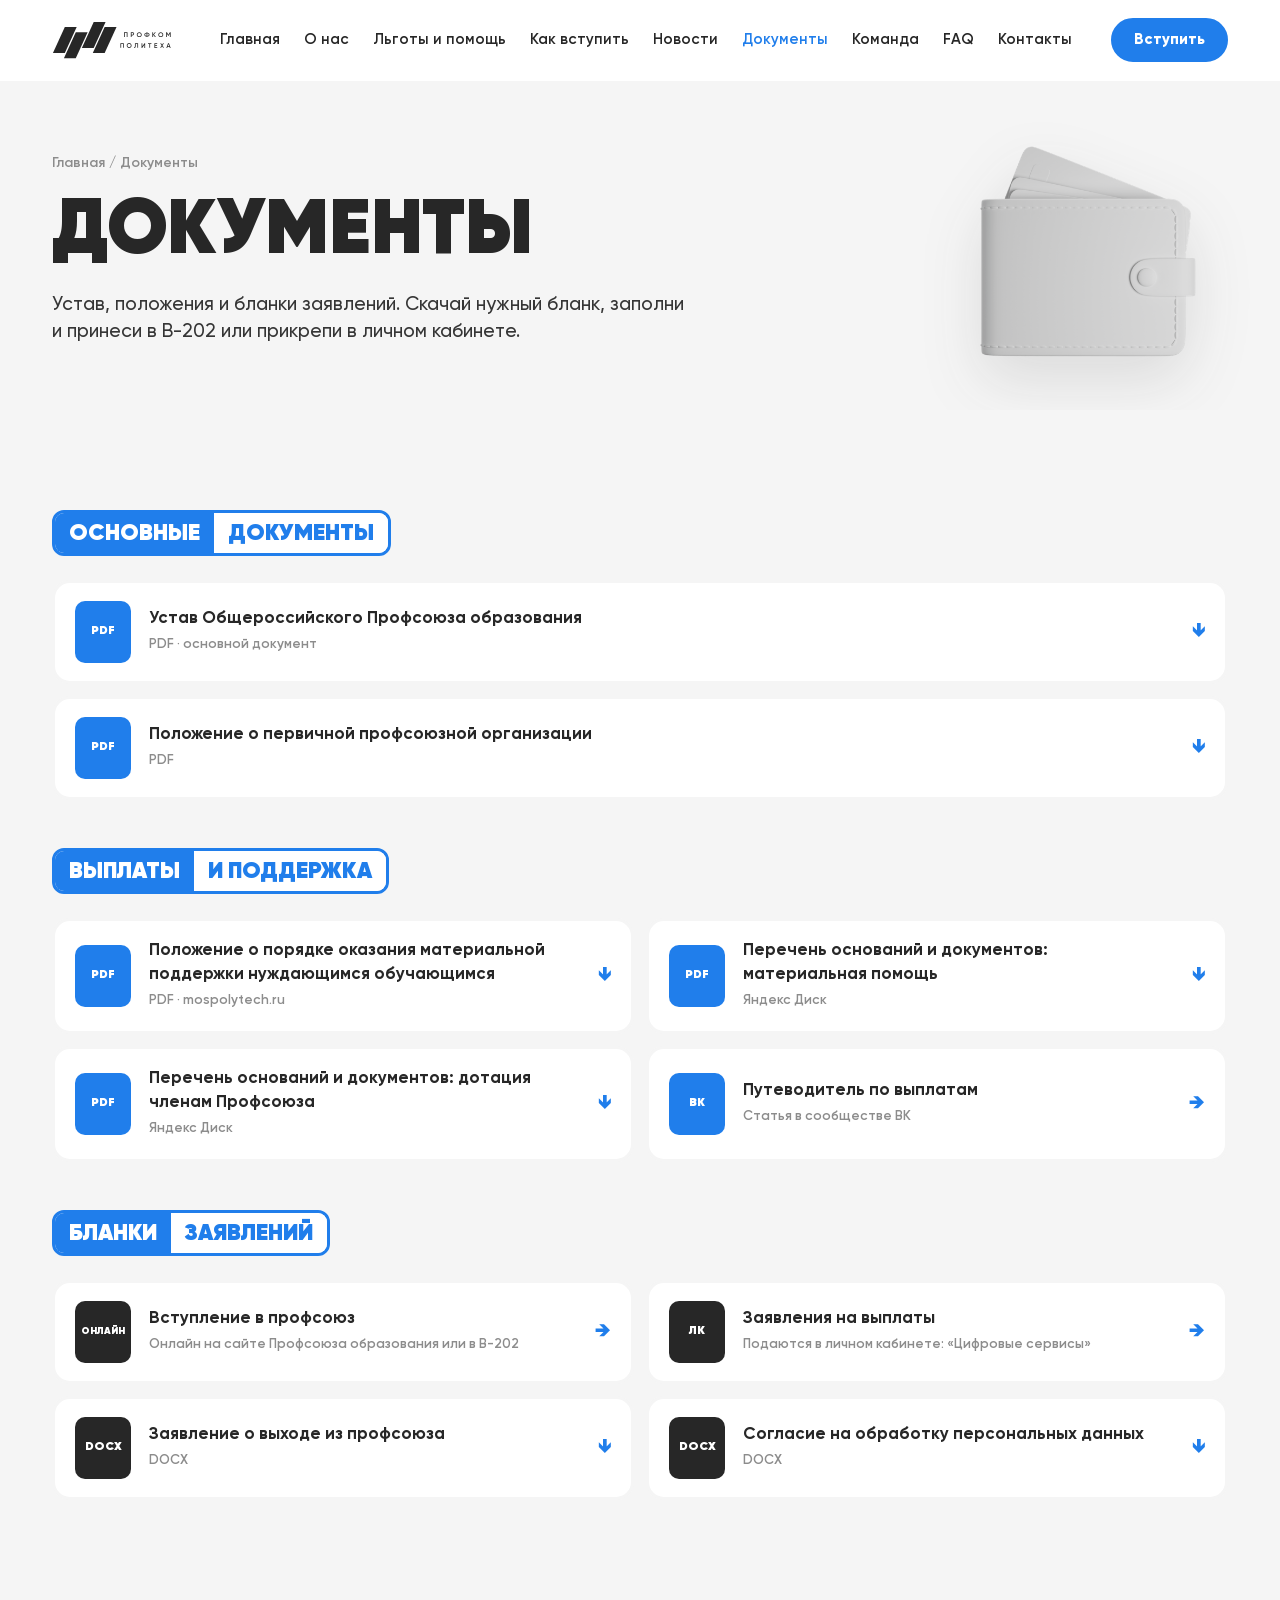
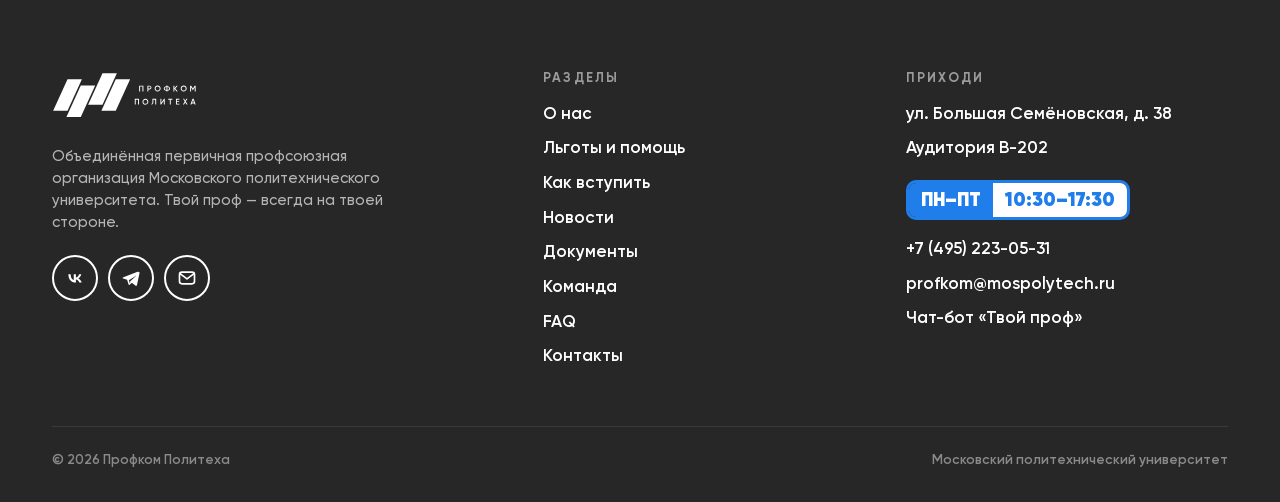
<file: profkom-site/documents.html>
<!doctype html>
<html lang="ru">
<head>
  <meta charset="utf-8">
  <meta name="viewport" content="width=device-width, initial-scale=1">
  <title>Документы — Профком Политеха</title>
  <meta name="description" content="Устав, положения и бланки заявлений профсоюзной организации Московского Политеха.">
  <link rel="preconnect" href="https://fonts.googleapis.com">
  <link rel="preconnect" href="https://fonts.gstatic.com" crossorigin>
  <link href="https://fonts.googleapis.com/css2?family=Montserrat:wght@500;600;700;800;900&display=swap" rel="stylesheet">
  <link rel="stylesheet" href="css/style.css">
</head>
<body>
  <header id="site-header"></header>

  <main>
    <section class="page-hero">
      <div class="container">
        <div class="crumbs"><a href="index.html">Главная</a> / Документы</div>
        <h1 class="display">Доку&shy;менты</h1>
        <p class="lead">Устав, положения и бланки заявлений. Скачай нужный бланк, заполни и принеси в В-202 или прикрепи в личном кабинете.</p>
      </div>
      <div class="mascot" data-mascot="ok" data-theme="dark"></div>
    </section>

    <!-- TODO: положить файлы в папку docs/ и указать href="docs/имя-файла.pdf" -->
    <section class="section white">
      <div class="container">
        <span class="tag"><span>Основные</span><span>документы</span></span>
        <div class="grid mt-24" style="gap:12px">
          <a href="#" class="doc reveal"><span class="ext pdf">PDF</span><span class="info"><b>Устав Общероссийского Профсоюза образования</b><span>PDF · основной документ</span></span><span class="dl">↓</span></a>
          <a href="#" class="doc reveal"><span class="ext pdf">PDF</span><span class="info"><b>Положение о первичной профсоюзной организации</b><span>PDF</span></span><span class="dl">↓</span></a>
        </div>

        <div class="mt-48"><span class="tag"><span>Выплаты</span><span>и поддержка</span></span></div>
        <div class="grid c2 mt-24" style="gap:12px">
          <a href="#" data-doc="matpomPolicy" target="_blank" rel="noopener" class="doc reveal"><span class="ext pdf">PDF</span><span class="info"><b>Положение о порядке оказания материальной поддержки нуждающимся обучающимся</b><span>PDF · mospolytech.ru</span></span><span class="dl">↓</span></a>
          <a href="#" data-doc="matpomList" target="_blank" rel="noopener" class="doc reveal"><span class="ext pdf">PDF</span><span class="info"><b>Перечень оснований и документов: материальная помощь</b><span>Яндекс Диск</span></span><span class="dl">↓</span></a>
          <a href="#" data-doc="dotationList" target="_blank" rel="noopener" class="doc reveal"><span class="ext pdf">PDF</span><span class="info"><b>Перечень оснований и документов: дотация членам Профсоюза</b><span>Яндекс Диск</span></span><span class="dl">↓</span></a>
          <a href="#" data-doc="payGuide" target="_blank" rel="noopener" class="doc reveal"><span class="ext pdf">ВК</span><span class="info"><b>Путеводитель по выплатам</b><span>Статья в сообществе ВК</span></span><span class="dl">→</span></a>
        </div>

        <div class="mt-48"><span class="tag"><span>Бланки</span><span>заявлений</span></span></div>
        <div class="grid c2 mt-24" style="gap:12px">
          <a href="join.html" class="doc reveal"><span class="ext docx" style="font-size:10px">ОНЛАЙН</span><span class="info"><b>Вступление в профсоюз</b><span>Онлайн на сайте Профсоюза образования или в В-202</span></span><span class="dl">→</span></a>
          <a href="#" data-site="lk" target="_blank" rel="noopener" class="doc reveal"><span class="ext docx">ЛК</span><span class="info"><b>Заявления на выплаты</b><span>Подаются в личном кабинете: «Цифровые сервисы»</span></span><span class="dl">→</span></a>
          <a href="#" class="doc reveal"><span class="ext docx">DOCX</span><span class="info"><b>Заявление о выходе из профсоюза</b><span>DOCX</span></span><span class="dl">↓</span></a>
          <a href="#" class="doc reveal"><span class="ext docx">DOCX</span><span class="info"><b>Согласие на обработку персональных данных</b><span>DOCX</span></span><span class="dl">↓</span></a>
        </div>
      </div>
    </section>
  </main>

  <footer id="site-footer"></footer>
  <script src="js/data.js"></script>
  <script src="js/main.js"></script>
</body>
</html>
</file>
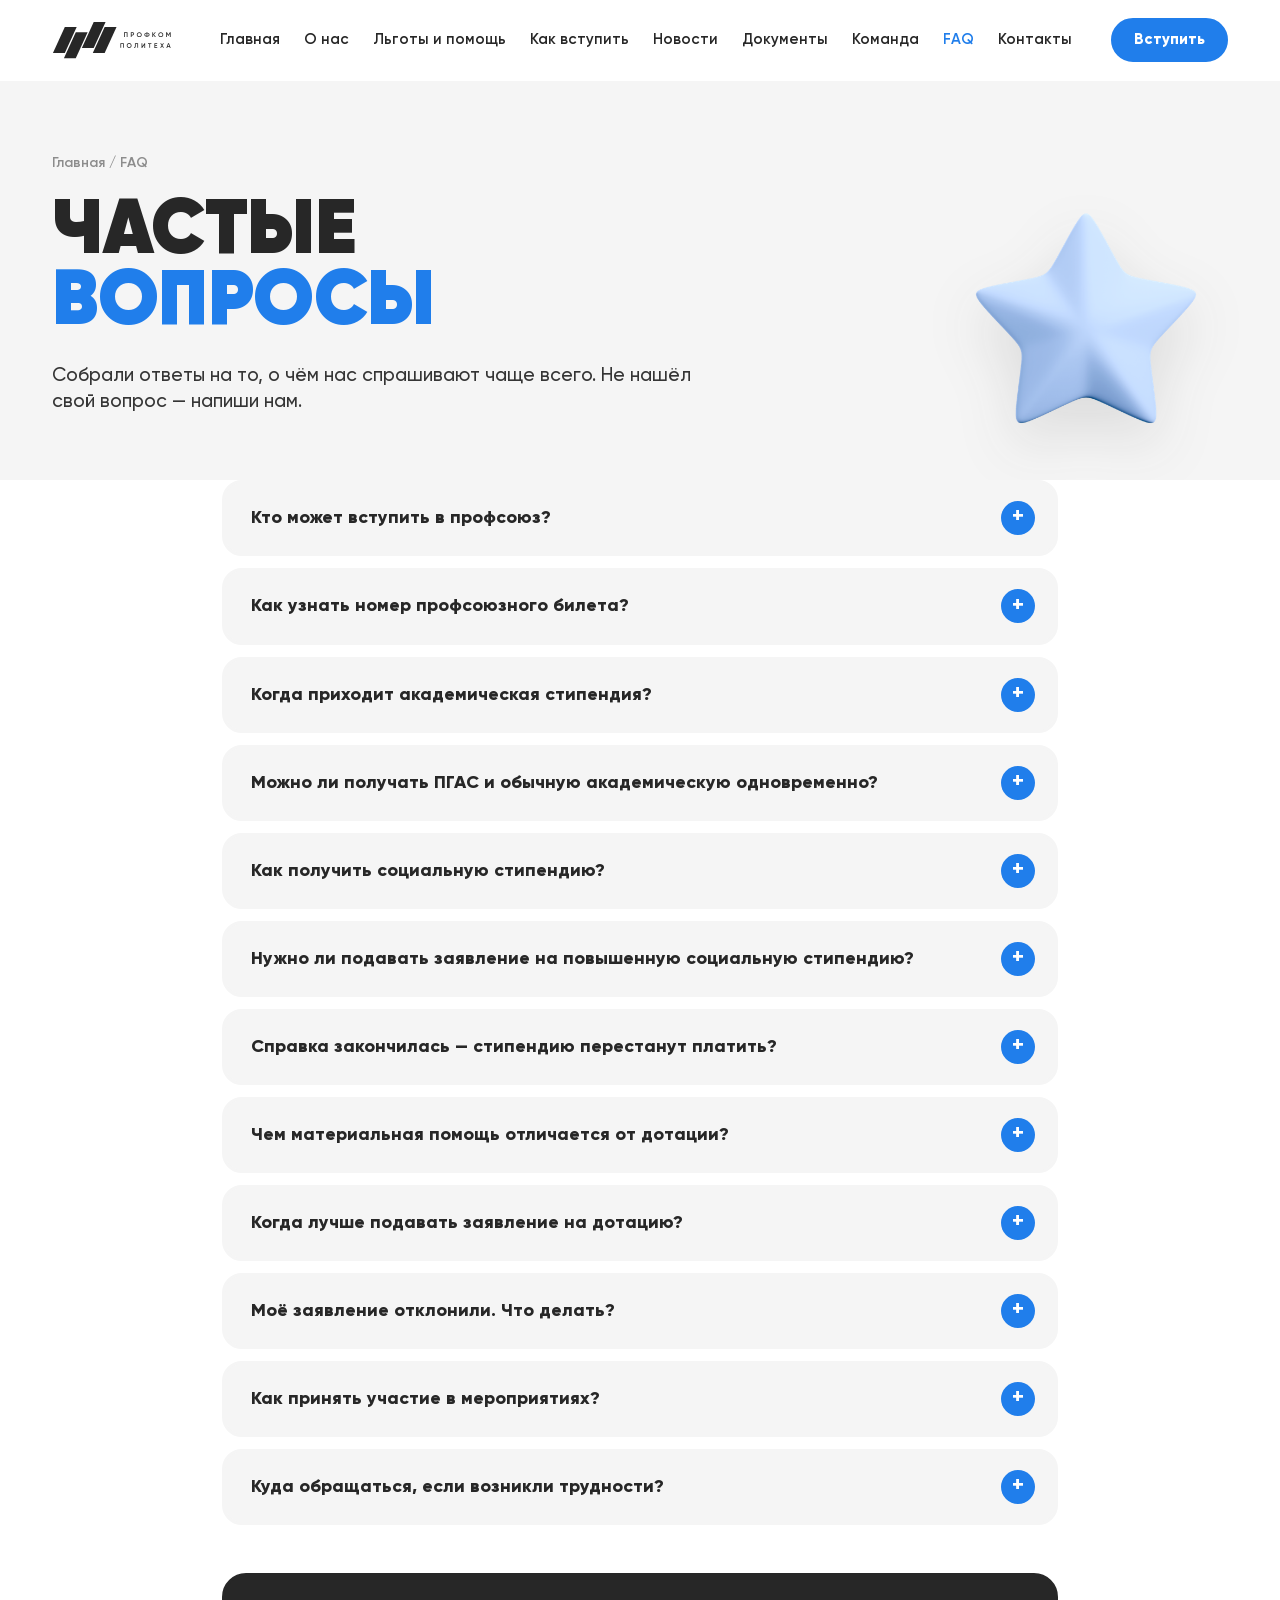
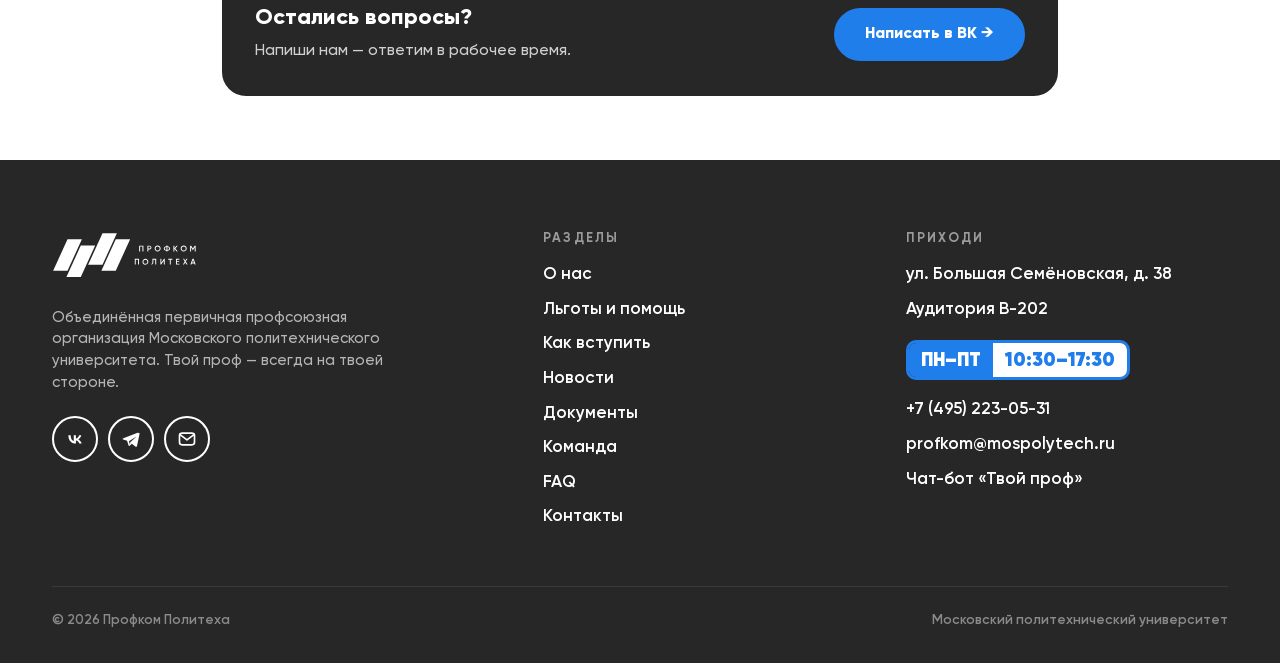
<file: profkom-site/faq.html>
<!doctype html>
<html lang="ru">
<head>
  <meta charset="utf-8">
  <meta name="viewport" content="width=device-width, initial-scale=1">
  <title>Частые вопросы — Профком Политеха</title>
  <meta name="description" content="Ответы на частые вопросы о профсоюзе, стипендиях и выплатах в Московском Политехе.">
  <link rel="preconnect" href="https://fonts.googleapis.com">
  <link rel="preconnect" href="https://fonts.gstatic.com" crossorigin>
  <link href="https://fonts.googleapis.com/css2?family=Montserrat:wght@500;600;700;800;900&display=swap" rel="stylesheet">
  <link rel="stylesheet" href="css/style.css">
</head>
<body>
  <header id="site-header"></header>

  <main>
    <section class="page-hero">
      <div class="container">
        <div class="crumbs"><a href="index.html">Главная</a> / FAQ</div>
        <h1 class="display">Частые<br><span class="accent">вопросы</span></h1>
        <p class="lead">Собрали ответы на то, о чём нас спрашивают чаще всего. Не нашёл свой вопрос — напиши нам.</p>
      </div>
      <div class="mascot" data-mascot="wow" data-theme="dark"></div>
    </section>

    <section class="section tight" style="padding-top:0">
      <div class="container" style="max-width:900px">
        <div class="faq">
          <details class="reveal"><summary>Кто может вступить в профсоюз?</summary><div class="answer"><p>Любой студент Московского Политеха, в любой момент обучения. Вступить можно онлайн на сайте Общероссийского Профсоюза образования, через чат-бот «Твой проф» или лично в аудитории В-202. Подробнее — на странице <a class="accent" href="join.html">«Как вступить»</a>.</p></div></details>
          <details class="reveal"><summary>Как узнать номер профсоюзного билета?</summary><div class="answer"><p>В чат-боте <a class="accent" href="#" data-site="bot" target="_blank" rel="noopener">«Твой проф»</a> в Telegram. Пластиковую карточку выпускать не обязательно — номер нужен для заявлений на выплаты и регистрации на проекты.</p></div></details>
          <details class="reveal"><summary>Когда приходит академическая стипендия?</summary><div class="answer"><p>Как правило, 25 числа каждого месяца на стипендиальную карту. Заявление подавать не нужно. Размер по итогам сессии меняется автоматически с 1 числа месяца после окончания аттестации.</p></div></details>
          <details class="reveal"><summary>Можно ли получать ПГАС и обычную академическую одновременно?</summary><div class="answer"><p>Нет. При назначении повышенной академической стипендии обычная отменяется — выплаты не суммируются.</p></div></details>
          <details class="reveal"><summary>Как получить социальную стипендию?</summary><div class="answer"><p>Подай заявление в личном кабинете: «Цифровые сервисы» → «Профсоюзная организация» → «Оформить социальную стипендию», выбери основание и прикрепи документы. Подробнее — <a class="accent" href="benefits.html#support">здесь</a>.</p></div></details>
          <details class="reveal"><summary>Нужно ли подавать заявление на повышенную социальную стипендию?</summary><div class="answer"><p>Нет. Если ты учишься на 2–4 семестре бакалавриата или специалитета и получаешь одновременно ГАС и ГСС, 14 000 ₽ приходят автоматически.</p></div></details>
          <details class="reveal"><summary>Справка закончилась — стипендию перестанут платить?</summary><div class="answer"><p>Да, когда срок действия документа заканчивается, нужно подтвердить право на социальную стипендию повторно: подать новое заявление с актуальной справкой.</p></div></details>
          <details class="reveal"><summary>Чем материальная помощь отличается от дотации?</summary><div class="answer"><p>Материальную помощь выплачивает университет бюджетникам из социальных категорий — 1 раз в год по решению комиссии. Дотацию выплачивает Профсоюз своим членам (и бюджетникам, и платникам) поквартально — 5 100 ₽ за квартал. Подробнее — в <a class="accent" href="benefits.html#matpom">путеводителе по выплатам</a>.</p></div></details>
          <details class="reveal"><summary>Когда лучше подавать заявление на дотацию?</summary><div class="answer"><p>В самом начале календарного года (январь–февраль): очередь получателей заполняется по мере подачи заявлений. Если подать позже I квартала, выплаты начнутся позже, а сумма за год уменьшится.</p></div></details>
          <details class="reveal"><summary>Моё заявление отклонили. Что делать?</summary><div class="answer"><p>Посмотри примечание к заявлению — там указана причина. Обычно это неполный комплект документов или ошибка в данных. Исправь и подай заново или приходи в В-202, поможем.</p></div></details>
          <details class="reveal"><summary>Как принять участие в мероприятиях?</summary><div class="answer"><p>Следи за анонсами в разделе <a class="accent" href="news.html">«Новости»</a> и в нашем сообществе ВК. Для регистрации часто нужен номер профбилета.</p></div></details>
          <details class="reveal"><summary>Куда обращаться, если возникли трудности?</summary><div class="answer"><p>Пиши в <a class="accent" href="#" data-site="vk" target="_blank" rel="noopener">сообщения группы ВК</a>, звони +7 (495) 223-05-31 или +7 (495) 223-05-23 доб. 1396, приходи в аудиторию В-202 в рабочее время.</p></div></details>
        </div>
        <div class="card dark mt-48 row" style="justify-content:space-between">
          <div><div class="h3" style="margin:0">Остались вопросы?</div><p class="mt-8">Напиши нам — ответим в рабочее время.</p></div>
          <a href="#" data-site="vk" target="_blank" rel="noopener" class="btn">Написать в ВК →</a>
        </div>
      </div>
    </section>
  </main>

  <footer id="site-footer"></footer>
  <script src="js/data.js"></script>
  <script src="js/main.js"></script>
</body>
</html>
</file>
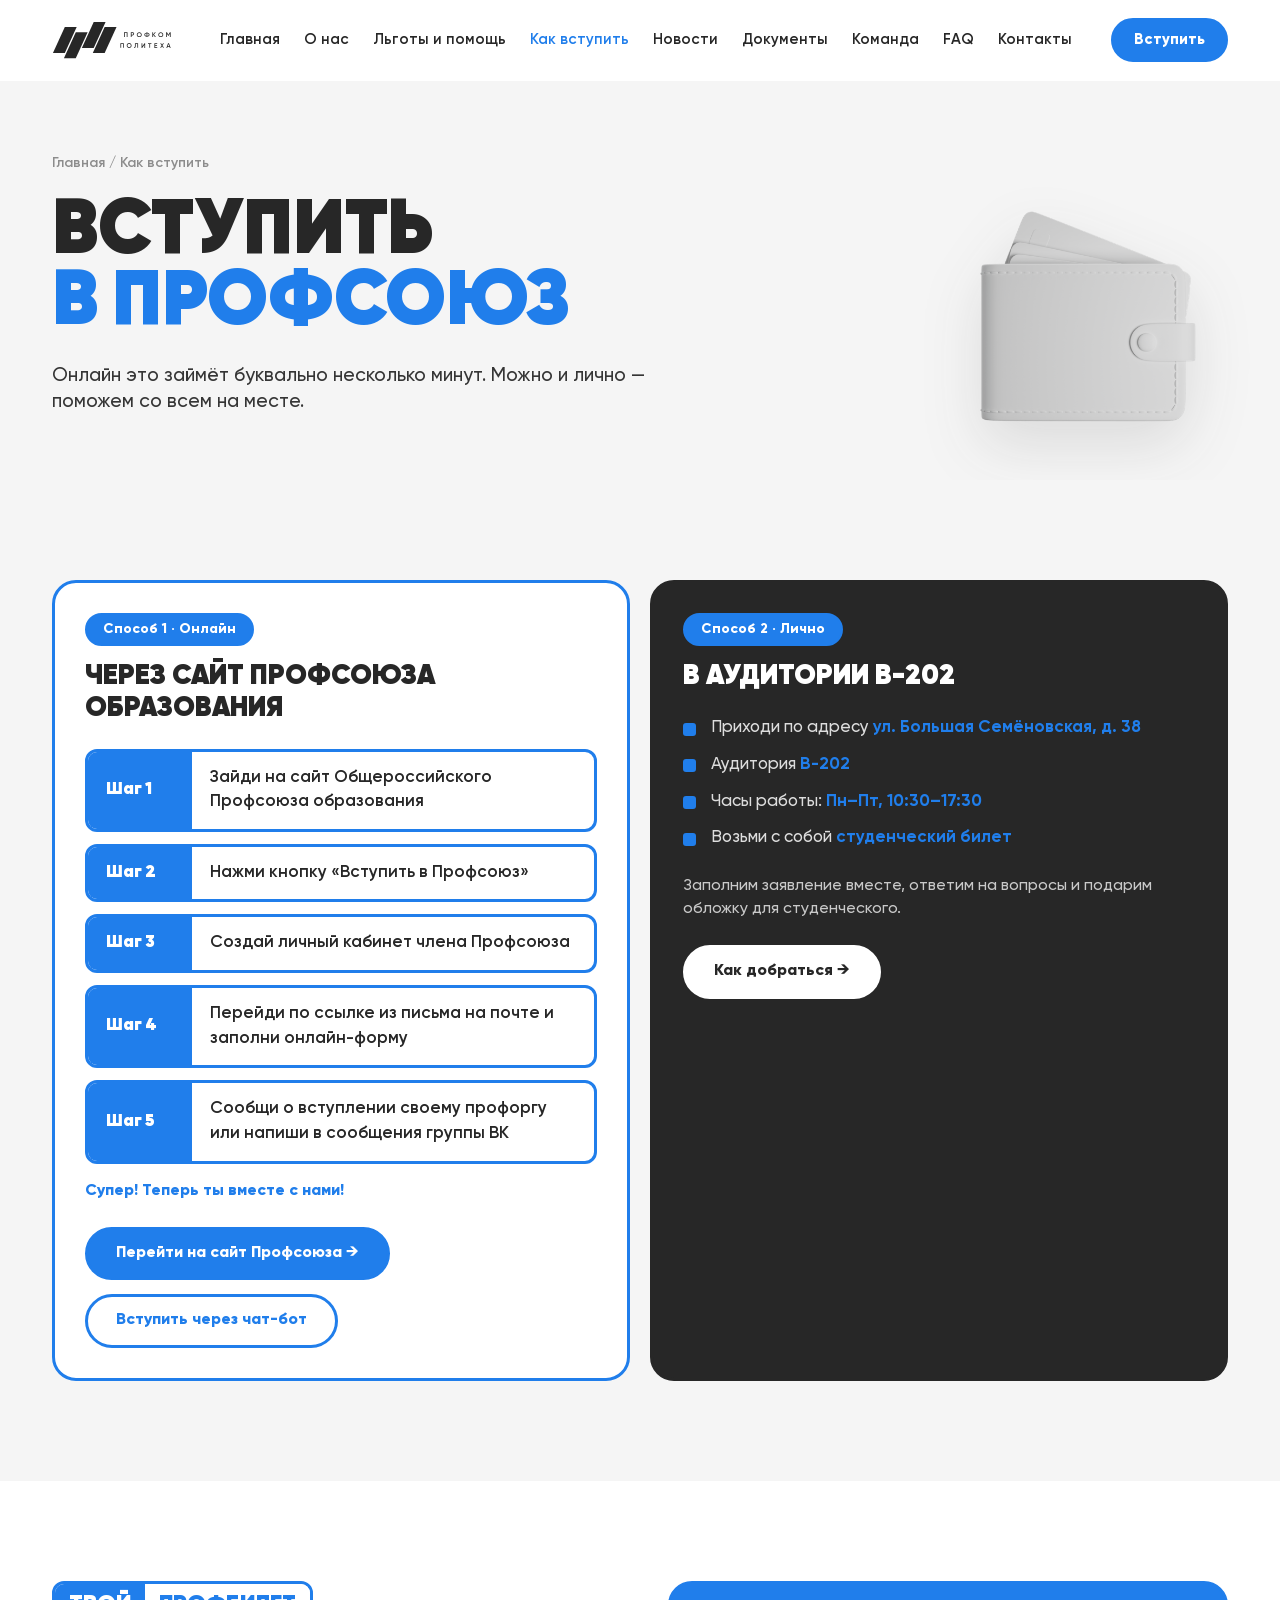
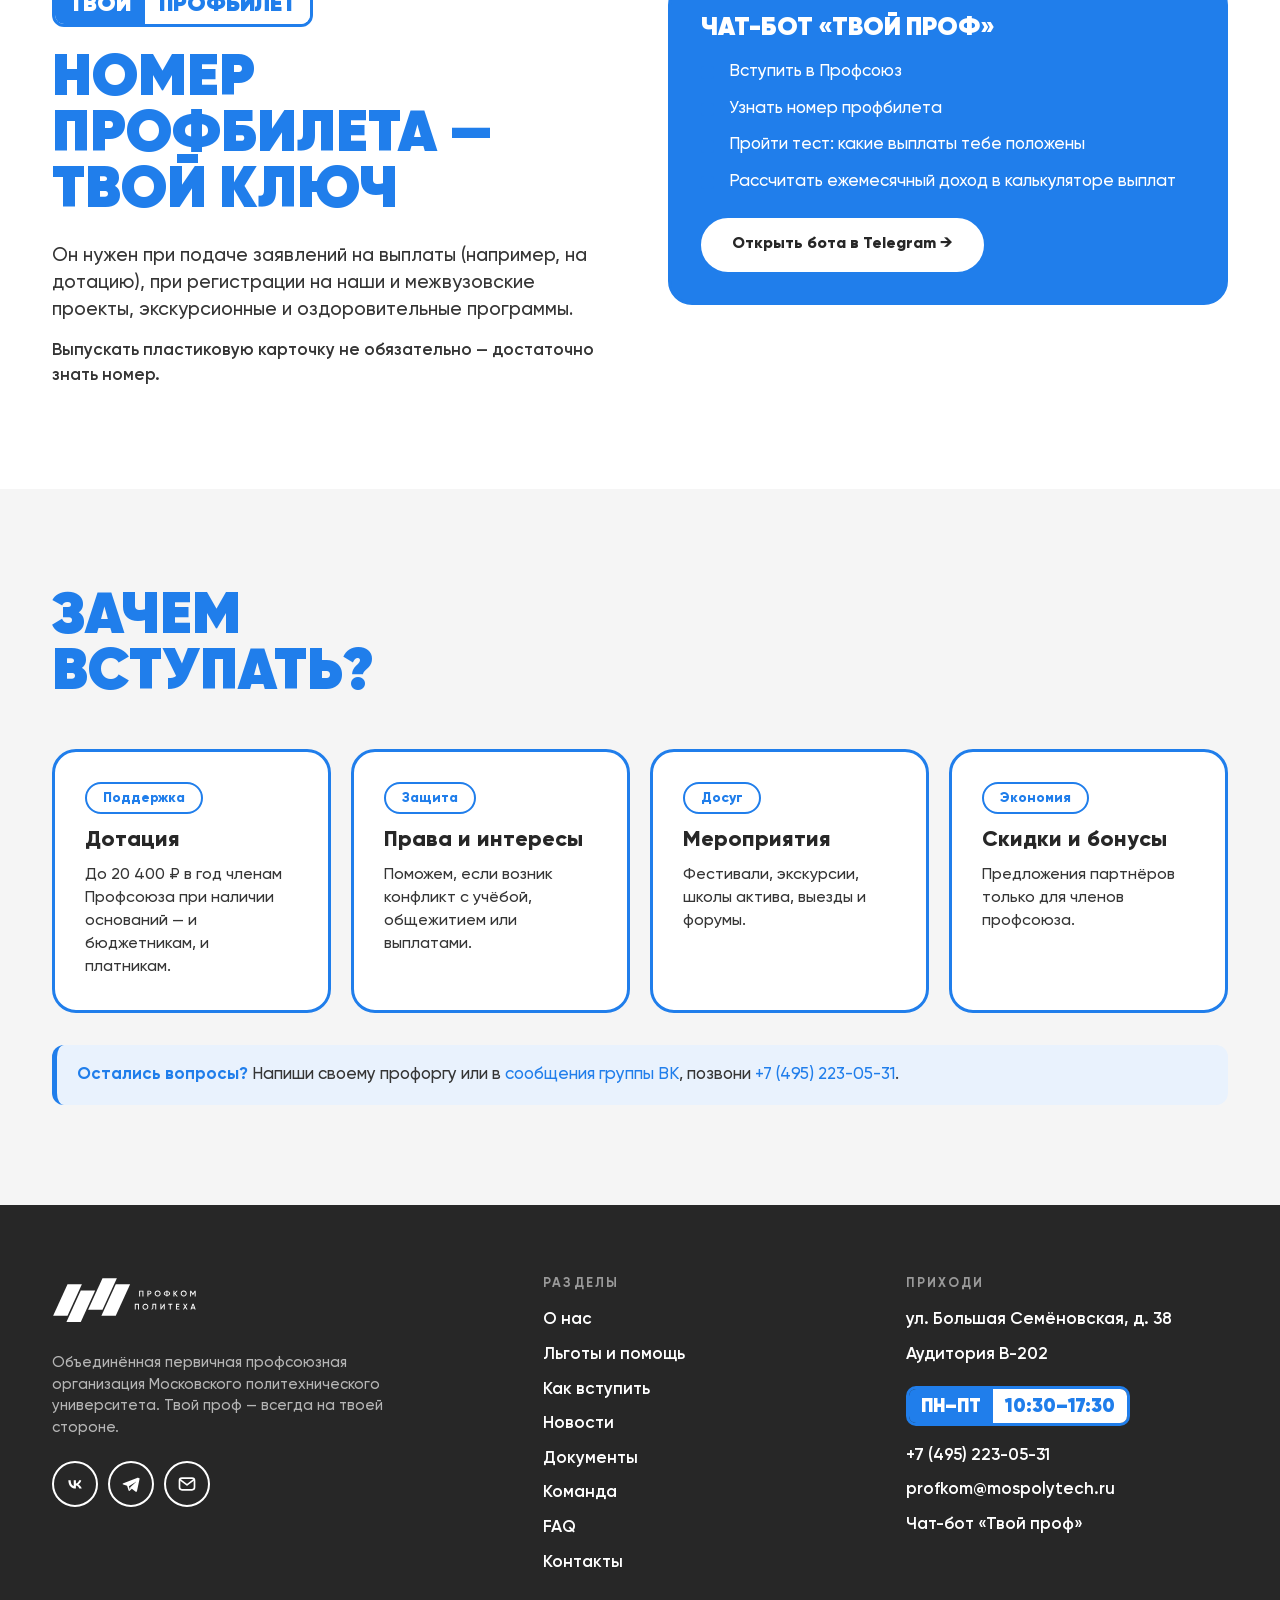
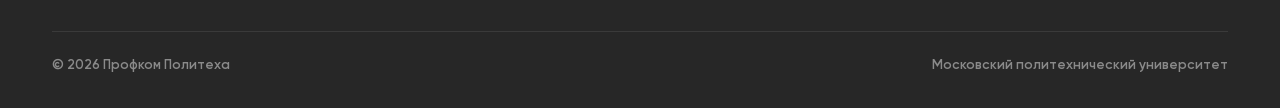
<file: profkom-site/join.html>
<!doctype html>
<html lang="ru">
<head>
  <meta charset="utf-8">
  <meta name="viewport" content="width=device-width, initial-scale=1">
  <title>Как вступить — Профком Политеха</title>
  <meta name="description" content="Как вступить в профсоюзную организацию Московского Политеха: онлайн на сайте Общероссийского Профсоюза образования, через чат-бот или лично в В-202.">
  <link rel="preconnect" href="https://fonts.googleapis.com">
  <link rel="preconnect" href="https://fonts.gstatic.com" crossorigin>
  <link href="https://fonts.googleapis.com/css2?family=Montserrat:wght@500;600;700;800;900&display=swap" rel="stylesheet">
  <link rel="stylesheet" href="css/style.css">
</head>
<body>
  <header id="site-header"></header>

  <main>
    <section class="page-hero">
      <div class="container">
        <div class="crumbs"><a href="index.html">Главная</a> / Как вступить</div>
        <h1 class="display">Вступить<br><span class="accent">в профсоюз</span></h1>
        <p class="lead">Онлайн это займёт буквально несколько минут. Можно и лично — поможем со всем на месте.</p>
      </div>
      <div class="mascot" data-mascot="ok" data-theme="dark"></div>
    </section>

    <section class="section white">
      <div class="container">
        <div class="grid c2">
          <div class="card reveal">
            <span class="pill blue">Способ 1 · Онлайн</span>
            <div class="h3 mt-16" style="font-size:28px;text-transform:uppercase;font-weight:900">Через сайт Профсоюза образования</div>
            <div class="steps mt-24">
              <div class="step"><span class="num">Шаг 1</span><span class="txt">Зайди на сайт Общероссийского Профсоюза образования</span></div>
              <div class="step"><span class="num">Шаг 2</span><span class="txt">Нажми кнопку «Вступить в Профсоюз»</span></div>
              <div class="step"><span class="num">Шаг 3</span><span class="txt">Создай личный кабинет члена Профсоюза</span></div>
              <div class="step"><span class="num">Шаг 4</span><span class="txt">Перейди по ссылке из письма на почте и заполни онлайн-форму</span></div>
              <div class="step"><span class="num">Шаг 5</span><span class="txt">Сообщи о вступлении своему профоргу или напиши в сообщения группы ВК</span></div>
            </div>
            <p class="mt-16" style="font-weight:800;color:var(--blue)">Супер! Теперь ты вместе с нами!</p>
            <div class="row mt-24">
              <a href="#" data-site="join" target="_blank" rel="noopener" class="btn">Перейти на сайт Профсоюза →</a>
              <a href="#" data-site="bot" target="_blank" rel="noopener" class="btn ghost">Вступить через чат-бот</a>
            </div>
          </div>
          <div class="card dark reveal">
            <span class="pill blue">Способ 2 · Лично</span>
            <div class="h3 mt-16" style="font-size:28px;text-transform:uppercase;font-weight:900">В аудитории В-202</div>
            <ul class="squares mt-24">
              <li style="color:#ddd">Приходи по адресу <b>ул. Большая Семёновская, д. 38</b></li>
              <li style="color:#ddd">Аудитория <b>В-202</b></li>
              <li style="color:#ddd">Часы работы: <b>Пн–Пт, 10:30–17:30</b></li>
              <li style="color:#ddd">Возьми с собой <b>студенческий билет</b></li>
            </ul>
            <p class="mt-24" style="color:#c9c9c9">Заполним заявление вместе, ответим на вопросы и подарим обложку для студенческого.</p>
            <a href="contacts.html" class="btn light mt-24">Как добраться →</a>
          </div>
        </div>
      </div>
    </section>

    <section class="section">
      <div class="container split" style="align-items:start">
        <div class="reveal">
          <span class="tag"><span>Твой</span><span>профбилет</span></span>
          <h2 class="h2 mt-24">Номер профбилета —<br><span class="accent">твой ключ</span></h2>
          <p class="lead mt-24">Он нужен при подаче заявлений на выплаты (например, на дотацию), при регистрации на наши и межвузовские проекты, экскурсионные и оздоровительные программы.</p>
          <p class="mt-16" style="font-weight:600;color:var(--ink-2)">Выпускать пластиковую карточку не обязательно — достаточно знать номер.</p>
        </div>
        <div class="card blue reveal">
          <div class="h3" style="margin-top:0;text-transform:uppercase;font-weight:900;font-size:26px">Чат-бот «Твой проф»</div>
          <ul class="squares mt-16">
            <li style="color:#fff">Вступить в Профсоюз</li>
            <li style="color:#fff">Узнать номер профбилета</li>
            <li style="color:#fff">Пройти тест: какие выплаты тебе положены</li>
            <li style="color:#fff">Рассчитать ежемесячный доход в калькуляторе выплат</li>
          </ul>
          <a href="#" data-site="bot" target="_blank" rel="noopener" class="btn light mt-24">Открыть бота в Telegram →</a>
        </div>
      </div>
    </section>

    <section class="section white">
      <div class="container">
        <div class="section-head">
          <h2 class="h2">Зачем<br><span class="accent">вступать?</span></h2>
        </div>
        <div class="grid c4">
          <div class="card reveal"><span class="pill">Поддержка</span><div class="h3">Дотация</div><p>До 20 400 ₽ в год членам Профсоюза при наличии оснований — и бюджетникам, и платникам.</p></div>
          <div class="card reveal"><span class="pill">Защита</span><div class="h3">Права и интересы</div><p>Поможем, если возник конфликт с учёбой, общежитием или выплатами.</p></div>
          <div class="card reveal"><span class="pill">Досуг</span><div class="h3">Мероприятия</div><p>Фестивали, экскурсии, школы актива, выезды и форумы.</p></div>
          <div class="card reveal"><span class="pill">Экономия</span><div class="h3">Скидки и бонусы</div><p>Предложения партнёров только для членов профсоюза.</p></div>
        </div>
        <p class="note mt-32"><b>Остались вопросы?</b> Напиши своему профоргу или в <a class="accent" href="#" data-site="vk" target="_blank" rel="noopener">сообщения группы ВК</a>, позвони <a class="accent" href="#" data-site="phone"></a>.</p>
      </div>
    </section>
  </main>

  <footer id="site-footer"></footer>
  <script src="js/data.js"></script>
  <script src="js/main.js"></script>
</body>
</html>
</file>
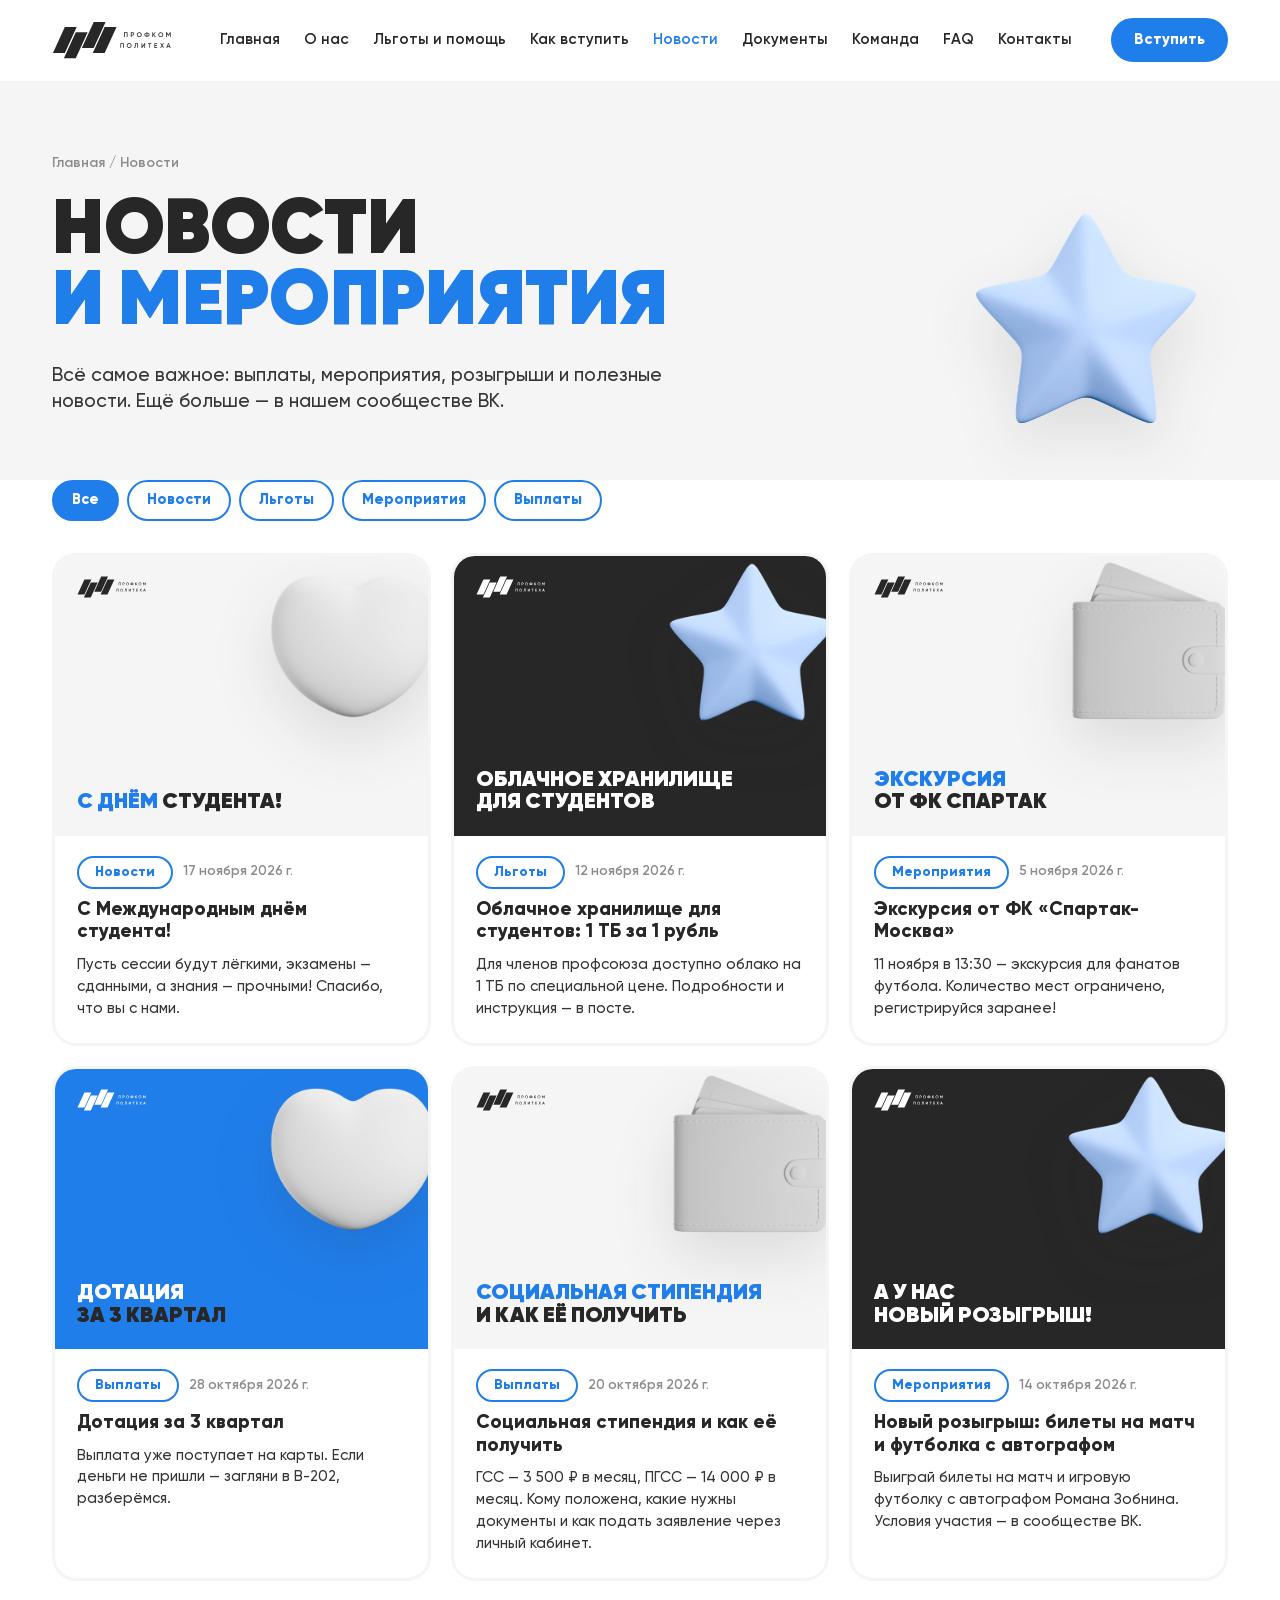
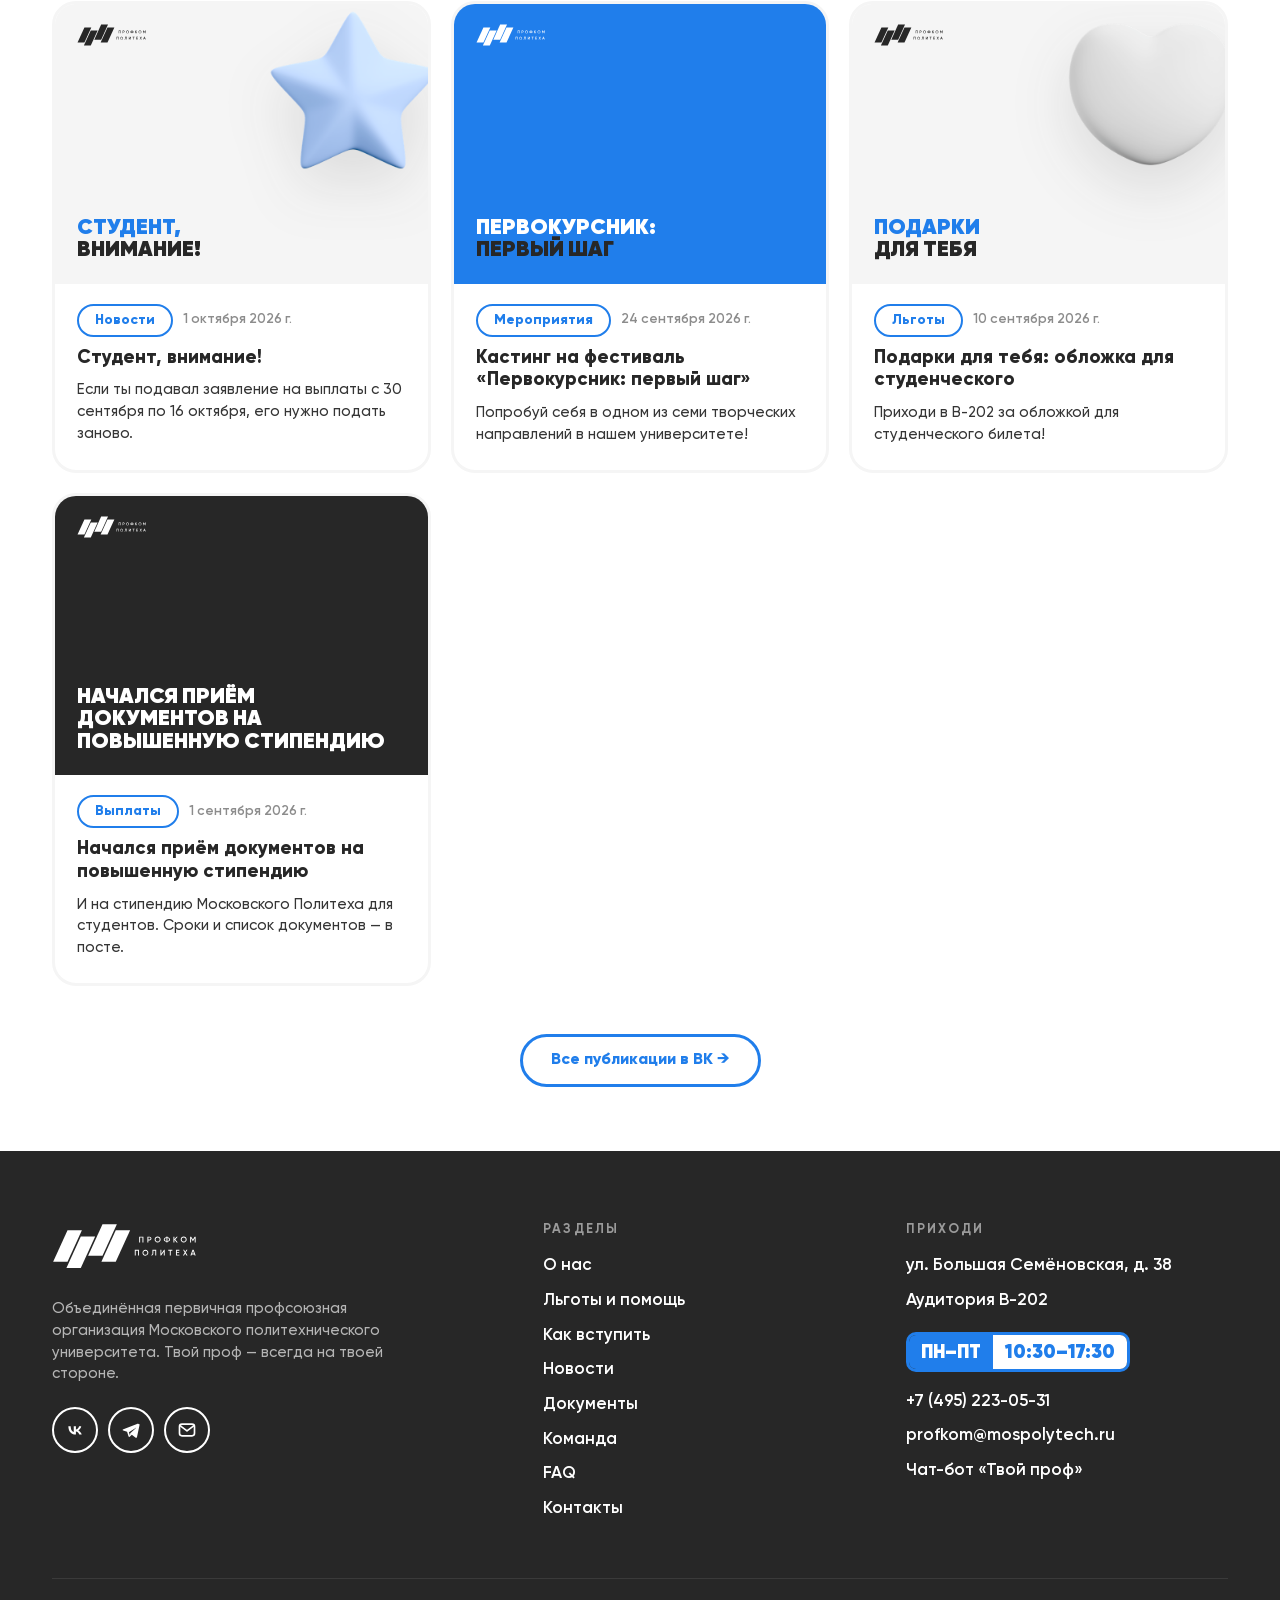
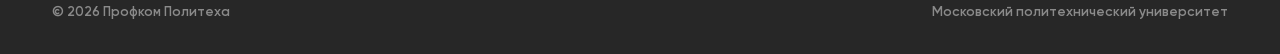
<file: profkom-site/news.html>
<!doctype html>
<html lang="ru">
<head>
  <meta charset="utf-8">
  <meta name="viewport" content="width=device-width, initial-scale=1">
  <title>Новости и мероприятия — Профком Политеха</title>
  <meta name="description" content="Новости, мероприятия и выплаты профсоюзной организации Московского Политеха.">
  <link rel="preconnect" href="https://fonts.googleapis.com">
  <link rel="preconnect" href="https://fonts.gstatic.com" crossorigin>
  <link href="https://fonts.googleapis.com/css2?family=Montserrat:wght@500;600;700;800;900&display=swap" rel="stylesheet">
  <link rel="stylesheet" href="css/style.css">
</head>
<body>
  <header id="site-header"></header>

  <main>
    <section class="page-hero">
      <div class="container">
        <div class="crumbs"><a href="index.html">Главная</a> / Новости</div>
        <h1 class="display">Новости<br><span class="accent">и мероприятия</span></h1>
        <p class="lead">Всё самое важное: выплаты, мероприятия, розыгрыши и полезные новости. Ещё больше — в нашем сообществе ВК.</p>
      </div>
      <div class="mascot" data-mascot="wow" data-theme="dark"></div>
    </section>

    <section class="section tight" style="padding-top:0">
      <div class="container">
        <div class="filters" data-news-filters="all-news"></div>
        <div class="grid c3" id="all-news" data-news="all"></div>
        <div class="center mt-48"><a href="#" data-site="vk" target="_blank" rel="noopener" class="btn ghost">Все публикации в ВК →</a></div>
      </div>
    </section>
  </main>

  <footer id="site-footer"></footer>
  <script src="js/data.js"></script>
  <script src="js/main.js"></script>
</body>
</html>
</file>
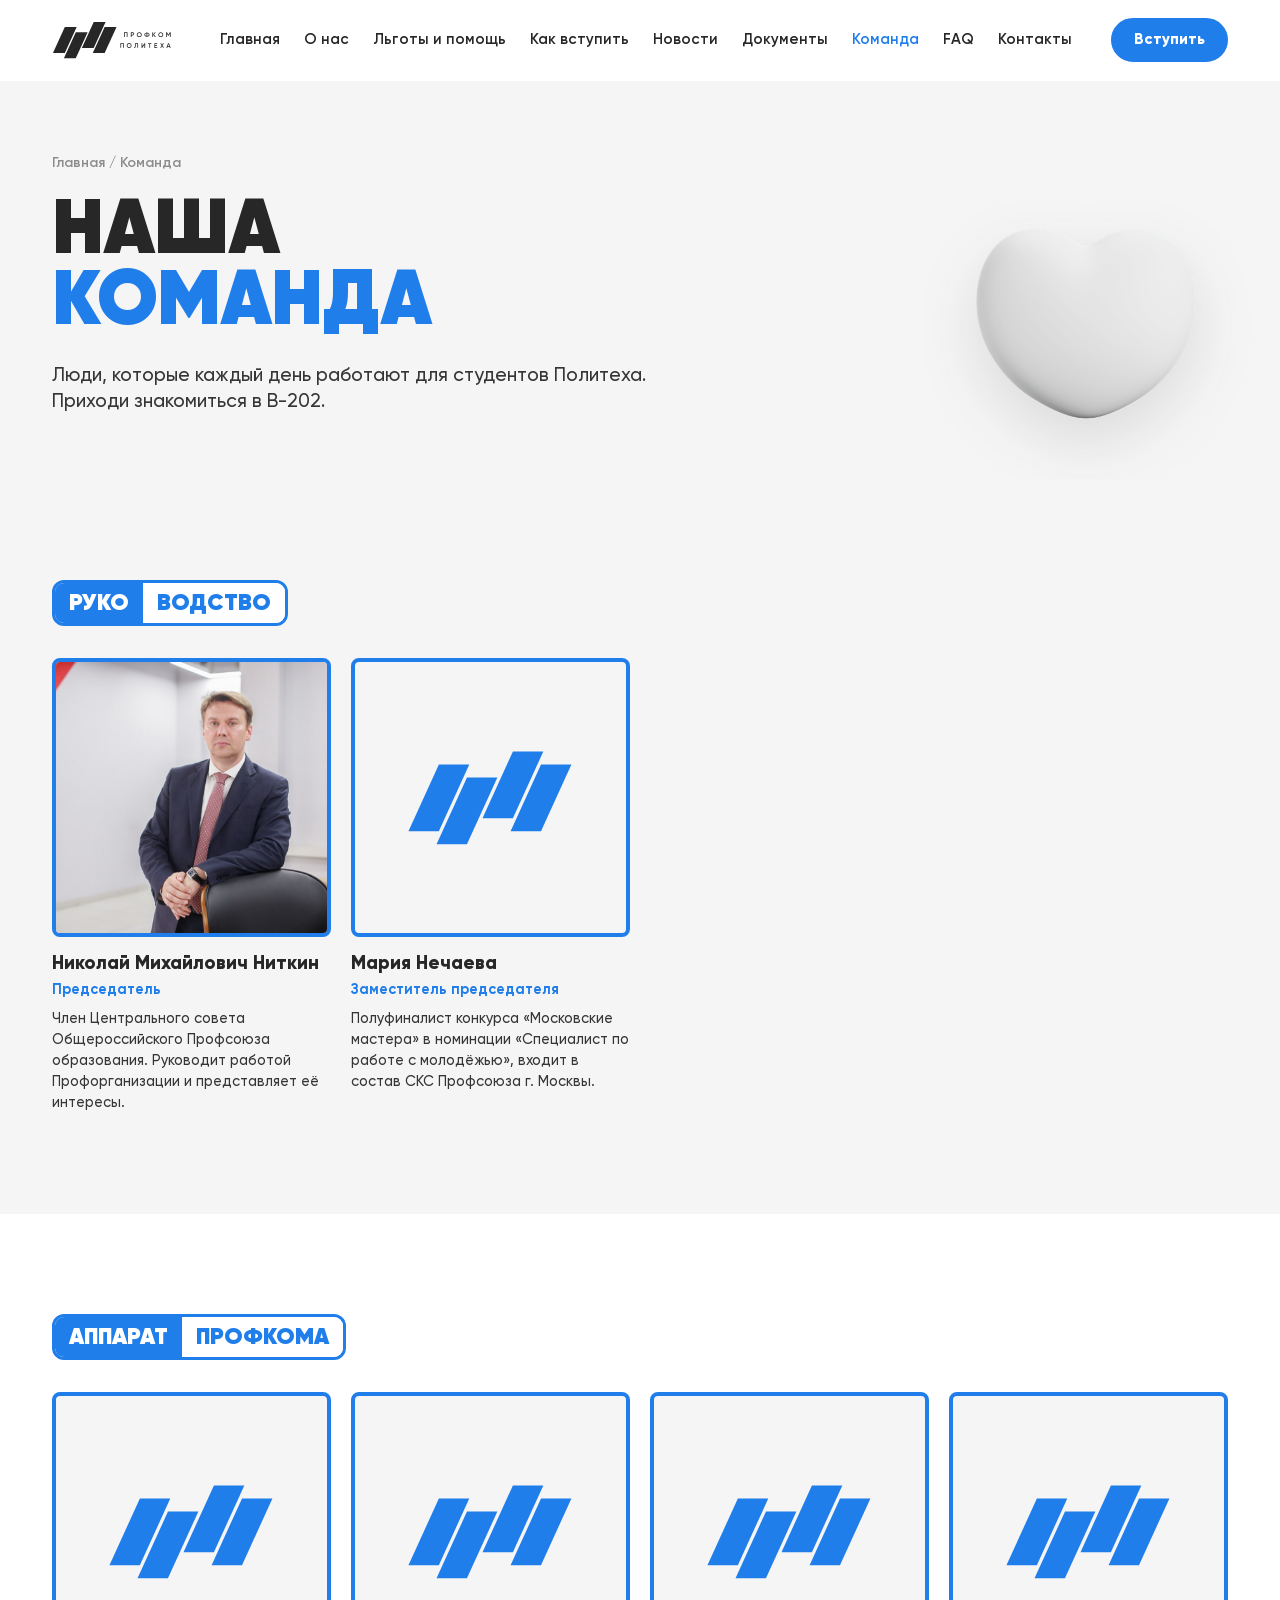
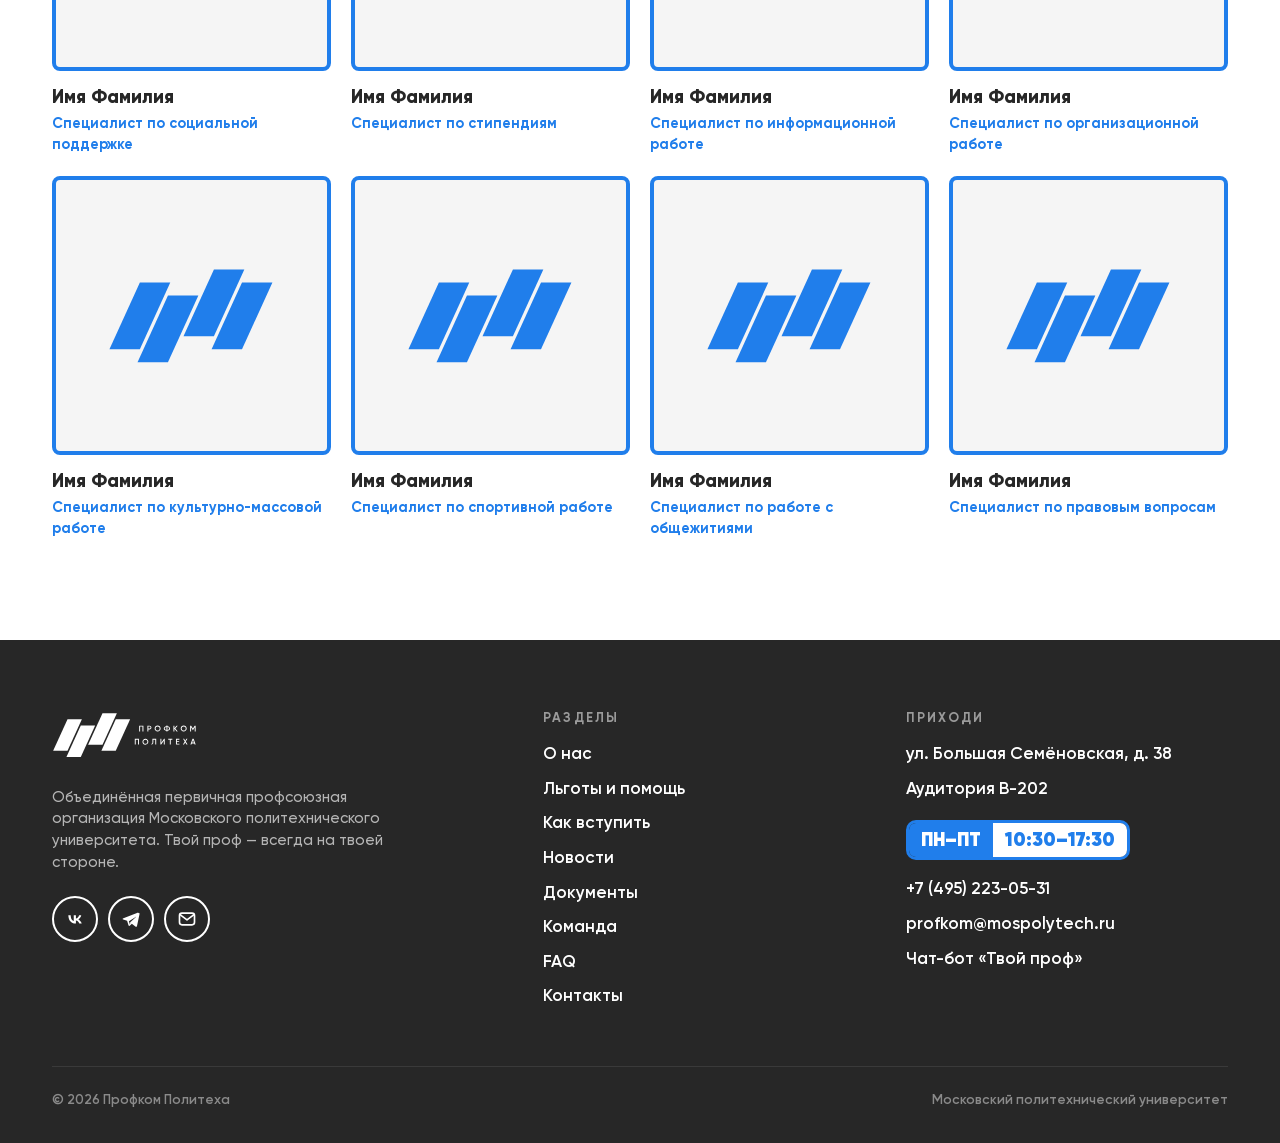
<file: profkom-site/team.html>
<!doctype html>
<html lang="ru">
<head>
  <meta charset="utf-8">
  <meta name="viewport" content="width=device-width, initial-scale=1">
  <title>Команда — Профком Политеха</title>
  <meta name="description" content="Председатель, заместитель и сотрудники аппарата профсоюзной организации Московского Политеха.">
  <link rel="preconnect" href="https://fonts.googleapis.com">
  <link rel="preconnect" href="https://fonts.gstatic.com" crossorigin>
  <link href="https://fonts.googleapis.com/css2?family=Montserrat:wght@500;600;700;800;900&display=swap" rel="stylesheet">
  <link rel="stylesheet" href="css/style.css">
</head>
<body>
  <header id="site-header"></header>

  <main>
    <section class="page-hero">
      <div class="container">
        <div class="crumbs"><a href="index.html">Главная</a> / Команда</div>
        <h1 class="display">Наша<br><span class="accent">команда</span></h1>
        <p class="lead">Люди, которые каждый день работают для студентов Политеха. Приходи знакомиться в В-202.</p>
      </div>
      <div class="mascot" data-mascot="wave" data-theme="dark"></div>
    </section>

    <!-- TODO: заменить имена и вставить фото: <div class="avatar"><img src="img/team/ivanov.jpg" alt="Иван Иванов"></div> -->
    <section class="section white">
      <div class="container">
        <span class="tag"><span>Руко</span><span>водство</span></span>
        <div class="grid c4 mt-32">
          <div class="person lead-person reveal">
            <div class="avatar"><img src="img/photos/chairman.jpg" alt="Николай Михайлович Ниткин" style="object-position:30% 20%"></div>
            <b>Николай Михайлович Ниткин</b><span>Председатель</span><p>Член Центрального совета Общероссийского Профсоюза образования. Руководит работой Профорганизации и представляет её интересы.</p>
          </div>
          <div class="person lead-person reveal">
            <div class="avatar" data-mascot="wave"></div>
            <b>Мария Нечаева</b><span>Заместитель председателя</span><p>Полуфиналист конкурса «Московские мастера» в номинации «Специалист по работе с молодёжью», входит в состав СКС Профсоюза г. Москвы.</p>
          </div>
        </div>
      </div>
    </section>

    <section class="section">
      <div class="container">
        <span class="tag"><span>Аппарат</span><span>профкома</span></span>
        <div class="grid c4 mt-32">
          <div class="person reveal">
            <div class="avatar" data-mascot="ok"></div>
            <b>Имя Фамилия</b><span>Специалист по социальной поддержке</span>
          </div>
          <div class="person reveal">
            <div class="avatar" data-mascot="wave"></div>
            <b>Имя Фамилия</b><span>Специалист по стипендиям</span>
          </div>
          <div class="person reveal">
            <div class="avatar" data-mascot="wow"></div>
            <b>Имя Фамилия</b><span>Специалист по информационной работе</span>
          </div>
          <div class="person reveal">
            <div class="avatar" data-mascot="ok"></div>
            <b>Имя Фамилия</b><span>Специалист по организационной работе</span>
          </div>
          <div class="person reveal">
            <div class="avatar" data-mascot="wave"></div>
            <b>Имя Фамилия</b><span>Специалист по культурно-массовой работе</span>
          </div>
          <div class="person reveal">
            <div class="avatar" data-mascot="wow"></div>
            <b>Имя Фамилия</b><span>Специалист по спортивной работе</span>
          </div>
          <div class="person reveal">
            <div class="avatar" data-mascot="ok"></div>
            <b>Имя Фамилия</b><span>Специалист по работе с общежитиями</span>
          </div>
          <div class="person reveal">
            <div class="avatar" data-mascot="wave"></div>
            <b>Имя Фамилия</b><span>Специалист по правовым вопросам</span>
          </div>
        </div>
      </div>
    </section>
  </main>

  <footer id="site-footer"></footer>
  <script src="js/data.js"></script>
  <script src="js/main.js"></script>
</body>
</html>
</file>
<file: profkom-site/css/style.css>
/* =========================================================
   Профком Политеха — дизайн-система по макету «Сайт ПП»
   Шрифт: Gilroy (файлы в /fonts), запасной — Montserrat
   ========================================================= */
@font-face { font-family: "Gilroy"; font-weight: 500; font-display: swap; src: url("../fonts/Gilroy-Medium.ttf") format("truetype"); }
@font-face { font-family: "Gilroy"; font-weight: 600; font-display: swap; src: url("../fonts/Gilroy-Semibold.ttf") format("truetype"); }
@font-face { font-family: "Gilroy"; font-weight: 700; font-display: swap; src: url("../fonts/Gilroy-Bold.ttf") format("truetype"); }
@font-face { font-family: "Gilroy"; font-weight: 800; font-display: swap; src: url("../fonts/Gilroy-Extrabold.ttf") format("truetype"); }
@font-face { font-family: "Gilroy"; font-weight: 900; font-display: swap; src: url("../fonts/Gilroy-Heavy.ttf") format("truetype"); }

:root {
  --blue: #207EEB;
  --blue-dark: #1767C6;
  --blue-soft: #E9F2FD;
  --ink: #272727;
  --text: #353535;
  --muted: #8C8C8C;
  --bg: #FFFFFF;
  --panel: #F5F5F5;
  --line: #E7E7E7;
  --radius: 24px;
  --container: 1240px;
  --font: "Gilroy", "Montserrat", system-ui, -apple-system, "Segoe UI", sans-serif;
}

*, *::before, *::after { box-sizing: border-box; }
html { scroll-behavior: smooth; }
body {
  margin: 0; font-family: var(--font); font-weight: 500; font-size: 17px;
  color: var(--text); background: var(--bg); line-height: 1.45;
  -webkit-font-smoothing: antialiased;
}
img { max-width: 100%; display: block; }
a { color: inherit; text-decoration: none; }
h1, h2, h3, h4 { margin: 0; line-height: 1; }
p { margin: 0; }
b, strong { font-weight: 700; }

.container { max-width: var(--container); margin: 0 auto; padding: 0 32px; }
@media (max-width: 600px) { .container { padding: 0 16px; } body { font-size: 16px; } }

/* ---------- Типографика ---------- */
.display {
  font-weight: 900; text-transform: uppercase; color: var(--ink);
  font-size: clamp(42px, 7vw, 104px); line-height: .92; letter-spacing: -0.005em;
}
.display .accent { color: var(--blue); }
.h2 {
  font-weight: 900; text-transform: uppercase; color: var(--blue);
  font-size: clamp(32px, 4.6vw, 60px); line-height: .95;
}
.h2 .dark, .display .dark { color: var(--ink); }
.h2, .display { overflow-wrap: break-word; hyphens: auto; }
@media (max-width: 420px) { .h2 { font-size: 28px; } .display { font-size: 38px; } }
html, body { overflow-x: clip; }
.h3 { font-weight: 800; font-size: 22px; line-height: 1.15; color: var(--ink); }
.lead { font-size: clamp(17px, 1.5vw, 20px); font-weight: 500; color: var(--text); line-height: 1.4; }
.lead b, .hl { color: var(--blue); font-weight: 700; }
.small { font-size: 14px; color: var(--muted); }
.accent { color: var(--blue); }
.upper { text-transform: uppercase; }

/* ---------- Плашки ---------- */
/* Сплит-плашка: «РАЗМЕРЫ | СТИПЕНДИИ» */
.tag {
  display: inline-flex; align-items: stretch; max-width: 100%; flex-wrap: wrap;
  border: 3px solid var(--blue); border-radius: 12px; overflow: hidden;
  font-weight: 900; text-transform: uppercase; line-height: 1; font-size: clamp(17px, 1.8vw, 24px);
}
.tag > span { padding: 9px 14px 8px; }
.tag > span:first-child { background: var(--blue); color: #fff; }
.tag > span:last-child { color: var(--blue); background: #fff; }

/* Капсула с толстой обводкой (как «ещё плашечка» / «какая-то плашечка») */
.pill {
  display: inline-flex; align-items: center; padding: 6px 16px; border-radius: 999px;
  border: 2.5px solid var(--blue); color: var(--blue); background: #fff;
  font-weight: 800; font-size: 14px; line-height: 1.2;
}
.pill.dark { background: var(--ink); border-color: #fff; color: #fff; box-shadow: 0 0 0 2px var(--ink); }
.pill.blue { background: var(--blue); color: #fff; }
.pill.lg { font-size: clamp(18px, 2vw, 26px); font-weight: 900; padding: 10px 26px; border-width: 4px; }

/* Сообщение-«пузырь» с хвостиком слева сверху */
.bubble {
  position: relative; display: inline-block; background: var(--blue); color: #fff;
  font-weight: 700; line-height: 1.25; padding: 14px 20px; margin-left: 14px;
  border-radius: 0 22px 22px 22px;
}
.bubble::before {
  content: ""; position: absolute; left: -14px; top: 0; width: 14px; height: 16px;
  background: radial-gradient(circle at 0 100%, transparent 14px, var(--blue) 14.5px);
}
.bubble b { color: #fff; font-weight: 900; }

/* Часы работы: «ПН–ПТ | 10:30–17:30» */
.hours {
  display: inline-flex; border: 3px solid var(--blue); border-radius: 10px; overflow: hidden;
  font-weight: 900; font-size: 19px; line-height: 1; white-space: nowrap;
}
.hours span { padding: 8px 12px 7px; }
.hours span:first-child { background: var(--blue); color: #fff; }
.hours span:last-child { color: var(--blue); background: #fff; }

/* ---------- Кнопки ---------- */
.btn {
  display: inline-flex; align-items: center; justify-content: center; gap: 10px;
  padding: 15px 28px; border-radius: 999px; border: 3px solid var(--blue);
  font: inherit; font-weight: 800; font-size: 16px; cursor: pointer; line-height: 1.1;
  background: var(--blue); color: #fff; text-align: center;
  transition: transform .15s ease, background .15s ease, color .15s ease, border-color .15s ease;
}
.btn:hover { background: var(--blue-dark); border-color: var(--blue-dark); transform: translateY(-2px); }
.btn.ghost { background: #fff; color: var(--blue); }
.btn.ghost:hover { background: var(--blue); color: #fff; }
.btn.dark { background: var(--ink); border-color: var(--ink); }
.btn.dark:hover { background: #000; border-color: #000; }
.btn.light { background: #fff; color: var(--ink); border-color: #fff; }
.btn.light:hover { background: transparent; color: #fff; }

/* ---------- Шапка ---------- */
.site-header { position: sticky; top: 0; z-index: 50; border-bottom: 1px solid transparent; transition: border-color .2s; }
.site-header::before {
  content: ""; position: absolute; inset: 0; z-index: -1;
  background: rgba(255, 255, 255, .92);
  -webkit-backdrop-filter: saturate(1.4) blur(12px); backdrop-filter: saturate(1.4) blur(12px);
}
.site-header.scrolled { border-color: var(--line); }
.header-inner { display: flex; align-items: center; gap: 28px; height: 80px; }
.logo { display: inline-flex; align-items: center; color: var(--ink); flex-shrink: 0; }
.logo svg { height: 38px; width: auto; display: block; }
.nav { display: flex; gap: 2px; margin-left: auto; }
.nav a {
  padding: 8px 11px; border-radius: 999px; font-weight: 600; font-size: 15px; white-space: nowrap; color: var(--ink);
  transition: background .15s, color .15s;
}
.nav a:hover { background: var(--panel); }
.nav a.active { color: var(--blue); }
.header-cta { padding: 11px 20px; font-size: 15px; }
.burger {
  display: none; margin-left: auto; width: 48px; height: 48px; border-radius: 999px;
  border: 0; background: var(--blue); cursor: pointer; position: relative;
}
.burger span, .burger span::before, .burger span::after {
  position: absolute; left: 13px; width: 22px; height: 2.5px; background: #fff; border-radius: 2px; content: "";
  transition: transform .2s, top .2s;
}
.burger span { top: 23px; }
.burger span::before { left: 0; top: -7px; }
.burger span::after { left: 0; top: 7px; }
.menu-open .burger span { background: transparent; }
.menu-open .burger span::before { top: 0; transform: rotate(45deg); }
.menu-open .burger span::after { top: 0; transform: rotate(-45deg); }
@media (max-width: 1200px) {
  .burger { display: block; }
  .header-cta { display: none; }
  .nav {
    position: fixed; inset: 80px 0 0 0; background: #fff; flex-direction: column; gap: 0;
    padding: 12px 16px 40px; margin: 0; transform: translateX(100%); transition: transform .25s ease; overflow-y: auto;
  }
  .nav a { font-size: 28px; font-weight: 900; text-transform: uppercase; padding: 14px 8px; border-bottom: 1px solid var(--line); border-radius: 0; }
  .menu-open .nav { transform: none; }
  .menu-open { overflow: hidden; }
}
@media (max-width: 600px) { .logo svg { height: 32px; } .header-inner { height: 70px; } .nav { inset: 70px 0 0 0; } }

/* ---------- Секции ---------- */
.section { padding: 100px 0; }
.section.tight { padding: 64px 0; }
.section.panel, .section.white { background: var(--panel); }
.section.dark { background: var(--ink); color: #fff; }
.section.dark .h2 { color: #fff; }
.section.dark .h2 .accent { color: var(--blue); }
.section.dark .lead { color: #D6D6D6; }
.section.blue { background: var(--blue); color: #fff; }
.section.blue .h2, .section.blue .lead { color: #fff; }
.section-head { display: flex; justify-content: space-between; align-items: end; gap: 24px 48px; margin-bottom: 48px; flex-wrap: wrap; }
.section-head .lead { max-width: 540px; }
@media (max-width: 700px) { .section { padding: 64px 0; } .section-head { margin-bottom: 32px; } }

/* Заголовок внутренних страниц */
.page-hero { padding: 72px 0 64px; position: relative; overflow: hidden; background: var(--panel); }
.page-hero .crumbs { font-size: 14px; color: var(--muted); font-weight: 600; margin-bottom: 24px; }
.page-hero .crumbs a:hover { color: var(--blue); }
.page-hero .display { font-size: clamp(40px, 6vw, 84px); }
.page-hero .lead { max-width: 640px; margin-top: 24px; }
.page-hero .mascot, .page-hero .deco { position: absolute; right: 5%; bottom: 8%; width: 260px; pointer-events: none; }
@media (max-width: 900px) { .page-hero .mascot, .page-hero .deco { width: 140px; right: -20px; bottom: auto; top: 20px; opacity: .55; } }

/* 3D-объекты из макета */
.obj { display: block; filter: drop-shadow(0 24px 30px rgba(39, 39, 39, .12)); pointer-events: none; user-select: none; }

/* ---------- Фото в синей рамке, слегка повернуты ---------- */
.photo {
  border: 4px solid var(--blue); border-radius: 8px; overflow: hidden; background: #E3E3E3; position: relative;
  box-shadow: 0 20px 40px -24px rgba(23, 103, 198, .55);
}
.photo img { width: 100%; height: 100%; object-fit: cover; }
.photo.placeholder { display: grid; place-items: center; background: repeating-linear-gradient(45deg, #EEE 0 14px, #E6E6E6 14px 28px); }
.photo.placeholder::after { content: attr(data-label); font-weight: 800; font-size: 13px; text-transform: uppercase; color: var(--text); background: #fff; padding: 6px 12px; border-radius: 999px; }

/* ---------- Сетки ---------- */
.grid { display: grid; gap: 20px; }
.grid > *, .split > * { min-width: 0; }
.grid.c2 { grid-template-columns: repeat(2, 1fr); }
.grid.c3 { grid-template-columns: repeat(3, 1fr); }
.grid.c4 { grid-template-columns: repeat(4, 1fr); }
@media (max-width: 980px) { .grid.c3, .grid.c4 { grid-template-columns: repeat(2, 1fr); } }
@media (max-width: 640px) { .grid.c2, .grid.c3, .grid.c4 { grid-template-columns: 1fr; } }
.split { display: grid; grid-template-columns: 1fr 1fr; gap: 56px; align-items: center; }
@media (max-width: 900px) { .split { grid-template-columns: 1fr; gap: 36px; } }

/* ---------- Карточки: белая с синей обводкой (как «льготные цены») ---------- */
.card {
  background: #fff; border: 3px solid var(--blue); border-radius: var(--radius); padding: 30px; position: relative;
  transition: transform .2s ease, box-shadow .2s ease;
}
a.card:hover, .card.hover:hover { transform: translateY(-4px); box-shadow: 0 22px 40px -26px rgba(23, 103, 198, .6); }
.card .h3 { margin: 14px 0 10px; }
.card p { color: var(--text); font-size: 16px; }
.card.panel { background: var(--panel); border-color: var(--panel); }
.card.dark { background: var(--ink); border-color: var(--ink); color: #fff; }
.card.dark .h3, .card.blue .h3 { color: #fff; }
.card.dark p { color: #D0D0D0; }
.card.blue { background: var(--blue); border-color: var(--blue); color: #fff; }
.card.blue p { color: #E6F0FD; }
.card .more { display: inline-flex; gap: 6px; margin-top: 18px; font-weight: 800; color: var(--blue); font-size: 15px; }
.card.dark .more, .card.blue .more { color: #fff; }
.card .icon { width: 52px; height: 52px; border-radius: 14px; background: var(--blue-soft); color: var(--blue); display: grid; place-items: center; }
@media (max-width: 480px) { .card { padding: 22px 18px; } }

/* Списки с тире (как в макете) и с синими квадратами */
.dash { list-style: none; padding: 0; margin: 0; display: grid; gap: 10px; }
.dash li { position: relative; padding-left: 26px; }
.dash li::before { content: "—"; position: absolute; left: 0; color: var(--ink); }
.squares { list-style: none; padding: 0; margin: 0; display: grid; gap: 12px; }
.squares li { position: relative; padding-left: 28px; font-weight: 500; color: var(--text); }
.squares li::before { content: ""; position: absolute; left: 0; top: .38em; width: 13px; height: 13px; border-radius: 3px; background: var(--blue); }
.squares b, .squares strong { color: var(--blue); font-weight: 700; }

/* Нумерованный список с крупными синими цифрами */
.numlist { list-style: none; counter-reset: n; padding: 0; margin: 0; display: grid; gap: 14px; }
.numlist li { counter-increment: n; display: grid; grid-template-columns: 44px 1fr; align-items: center; font-weight: 600; text-transform: uppercase; color: var(--ink); font-size: 17px; line-height: 1.2; }
.numlist li::before { content: counter(n); font-weight: 900; font-size: 40px; color: var(--blue); line-height: 1; }

/* Шаги: «Шаг 1 | текст» */
.steps { display: grid; gap: 12px; }
.step { display: flex; align-items: stretch; border: 3px solid var(--blue); border-radius: 12px; overflow: hidden; background: #fff; }
.step .num { background: var(--blue); color: #fff; font-weight: 900; padding: 14px 18px; min-width: 104px; display: flex; align-items: center; white-space: nowrap; }
.step .txt { padding: 14px 18px; font-weight: 600; display: flex; align-items: center; color: var(--ink); }
@media (max-width: 520px) { .step .num { min-width: 0; padding: 12px; } .step .txt { padding: 12px; font-size: 15px; } }

/* Крупные цифры: «73,4% | составило членство…» */
.stat-row { display: flex; align-items: center; gap: 16px; }
.stat-row b, .big-num { font-weight: 900; color: var(--blue); font-size: clamp(48px, 6vw, 80px); line-height: .9; letter-spacing: -0.02em; white-space: nowrap; }
.stat-row span { font-weight: 500; color: var(--text); font-size: 16px; line-height: 1.25; max-width: 240px; }

/* ---------- Новости ---------- */
.news-card { background: #fff; border-radius: var(--radius); overflow: hidden; border: 3px solid var(--panel); display: flex; flex-direction: column; transition: transform .2s, border-color .2s, box-shadow .2s; }
.news-card:hover { transform: translateY(-4px); border-color: var(--blue); box-shadow: 0 22px 40px -28px rgba(23, 103, 198, .6); }
.news-cover { aspect-ratio: 4 / 3; position: relative; overflow: hidden; }
.cover-art { position: absolute; inset: 0; padding: 22px; display: flex; flex-direction: column; justify-content: flex-end; }
.cover-art.light { background: var(--panel); color: var(--blue); }
.cover-art.dark { background: var(--ink); color: #fff; }
.cover-art.blue { background: var(--blue); color: #fff; }
.cover-title { font-weight: 900; text-transform: uppercase; font-size: 22px; line-height: 1.02; position: relative; z-index: 1; }
.cover-art.light .cover-title { color: var(--blue); }
.cover-art.light .cover-title .accent { color: var(--ink); }
.cover-art.dark .cover-title .accent { color: var(--blue); }
.cover-art.blue .cover-title .accent { color: var(--ink); }
.cover-obj { position: absolute; right: -6%; top: -4%; width: 52%; }
.cover-logo { position: absolute; left: 22px; top: 20px; height: 22px; }
.cover-logo svg { height: 100%; width: auto; }
.cover-img { width: 100%; height: 100%; object-fit: cover; }
.news-body { padding: 20px 22px 24px; display: flex; flex-direction: column; gap: 10px; flex: 1; }
.news-meta { display: flex; gap: 10px; align-items: center; flex-wrap: wrap; }
.news-meta .date { font-size: 13.5px; color: var(--muted); font-weight: 600; }
.news-body h3 { font-size: 19px; font-weight: 800; line-height: 1.2; color: var(--ink); }
.news-body p { color: var(--text); font-size: 15px; }

.filters { display: flex; gap: 8px; flex-wrap: wrap; margin-bottom: 32px; }
.filters button { font: inherit; font-weight: 800; font-size: 14.5px; padding: 8px 18px; border-radius: 999px; border: 2.5px solid var(--blue); background: #fff; color: var(--blue); cursor: pointer; transition: all .15s; }
.filters button:hover, .filters button.active { background: var(--blue); color: #fff; }

/* ---------- FAQ ---------- */
.faq { display: grid; gap: 12px; }
.faq details { background: var(--panel); border-radius: 20px; border: 3px solid var(--panel); overflow: hidden; transition: border-color .15s, background .15s; }
.faq details[open] { border-color: var(--blue); background: #fff; }
.faq summary { list-style: none; cursor: pointer; padding: 22px 70px 22px 26px; font-weight: 800; font-size: 18px; position: relative; color: var(--ink); }
.faq summary::-webkit-details-marker { display: none; }
.faq summary::after {
  content: "+"; position: absolute; right: 20px; top: 50%; transform: translateY(-50%);
  width: 34px; height: 34px; border-radius: 999px; background: var(--blue); color: #fff;
  display: grid; place-items: center; font-size: 22px; font-weight: 700;
}
.faq details[open] summary::after { content: "–"; }
.faq .answer { padding: 0 26px 24px; color: var(--text); }
.faq .answer p + p { margin-top: 10px; }

/* ---------- Документы ---------- */
.doc { display: flex; align-items: center; gap: 18px; background: #fff; padding: 18px 20px; border-radius: 18px; border: 3px solid var(--panel); transition: border-color .15s, transform .15s; }
.doc:hover { border-color: var(--blue); transform: translateX(4px); }
.doc .ext { width: 56px; height: 62px; border-radius: 10px; background: var(--blue); color: #fff; display: grid; place-items: center; font-weight: 900; font-size: 12px; flex-shrink: 0; }
.doc .ext.docx { background: var(--ink); }
.doc .info { flex: 1; min-width: 0; }
.doc .info b { display: block; font-weight: 700; color: var(--ink); }
.doc .info span { font-size: 13.5px; color: var(--muted); font-weight: 600; }
.doc .dl { color: var(--blue); flex-shrink: 0; font-weight: 900; font-size: 20px; }

/* ---------- Команда ---------- */
.person .avatar { aspect-ratio: 1; border-radius: 8px; overflow: hidden; border: 4px solid var(--blue); margin-bottom: 16px; background: var(--panel); display: grid; place-items: center; position: relative; color: var(--blue); }
.person .avatar svg { width: 62%; height: auto; }
.person .avatar img { width: 100%; height: 100%; object-fit: cover; }
.person b { display: block; font-size: 19px; font-weight: 800; line-height: 1.2; color: var(--ink); }
.person span { display: block; color: var(--blue); font-weight: 700; font-size: 14.5px; margin-top: 4px; }
.person p { margin-top: 8px; font-size: 14.5px; color: var(--text); }

/* ---------- Подвал ---------- */
.site-footer { background: var(--ink); color: #fff; padding: 72px 0 32px; }
.footer-top { display: grid; grid-template-columns: 1.4fr 1fr 1fr; gap: 40px; }
.footer-top h4 { font-size: 13px; letter-spacing: .16em; text-transform: uppercase; color: #9A9A9A; margin-bottom: 18px; font-weight: 700; font-family: var(--font); }
.footer-top ul { list-style: none; margin: 0; padding: 0; display: grid; gap: 10px; font-weight: 600; }
.footer-top a:hover { color: var(--blue); }
.footer-brand .logo { color: #fff; }
.footer-brand .logo svg { height: 46px; }
.footer-brand p { color: #B5B5B5; margin-top: 20px; max-width: 380px; font-size: 15px; }
.footer-bottom { display: flex; justify-content: space-between; gap: 16px; flex-wrap: wrap; margin-top: 56px; padding-top: 24px; border-top: 1px solid #3A3A3A; color: #8A8A8A; font-size: 13.5px; font-weight: 600; }
.socials { display: flex; gap: 10px; margin-top: 22px; }
.socials a { width: 46px; height: 46px; border-radius: 999px; border: 2px solid #fff; display: grid; place-items: center; transition: background .15s, border-color .15s; }
.socials a:hover { background: var(--blue); border-color: var(--blue); color: #fff; }
.socials svg { width: 20px; height: 20px; }
@media (max-width: 800px) { .footer-top { grid-template-columns: 1fr; } }

/* ---------- Появление при прокрутке ---------- */
.js .reveal { opacity: 0; translate: 0 24px; transition: opacity .6s ease, translate .6s ease; }
.js .reveal.in { opacity: 1; translate: 0 0; }
@media (prefers-reduced-motion: reduce) { .js .reveal { opacity: 1; translate: none; transition: none; } html { scroll-behavior: auto; } }

/* ---------- Утилиты ---------- */
.mt-8 { margin-top: 8px; } .mt-16 { margin-top: 16px; } .mt-24 { margin-top: 24px; } .mt-32 { margin-top: 32px; } .mt-48 { margin-top: 48px; }
.center { text-align: center; }
.row { display: flex; gap: 14px; flex-wrap: wrap; align-items: center; }
.note { background: var(--blue-soft); border-left: 5px solid var(--blue); border-radius: 12px; padding: 18px 20px; font-weight: 500; }
.note b { color: var(--blue); }
</file>
